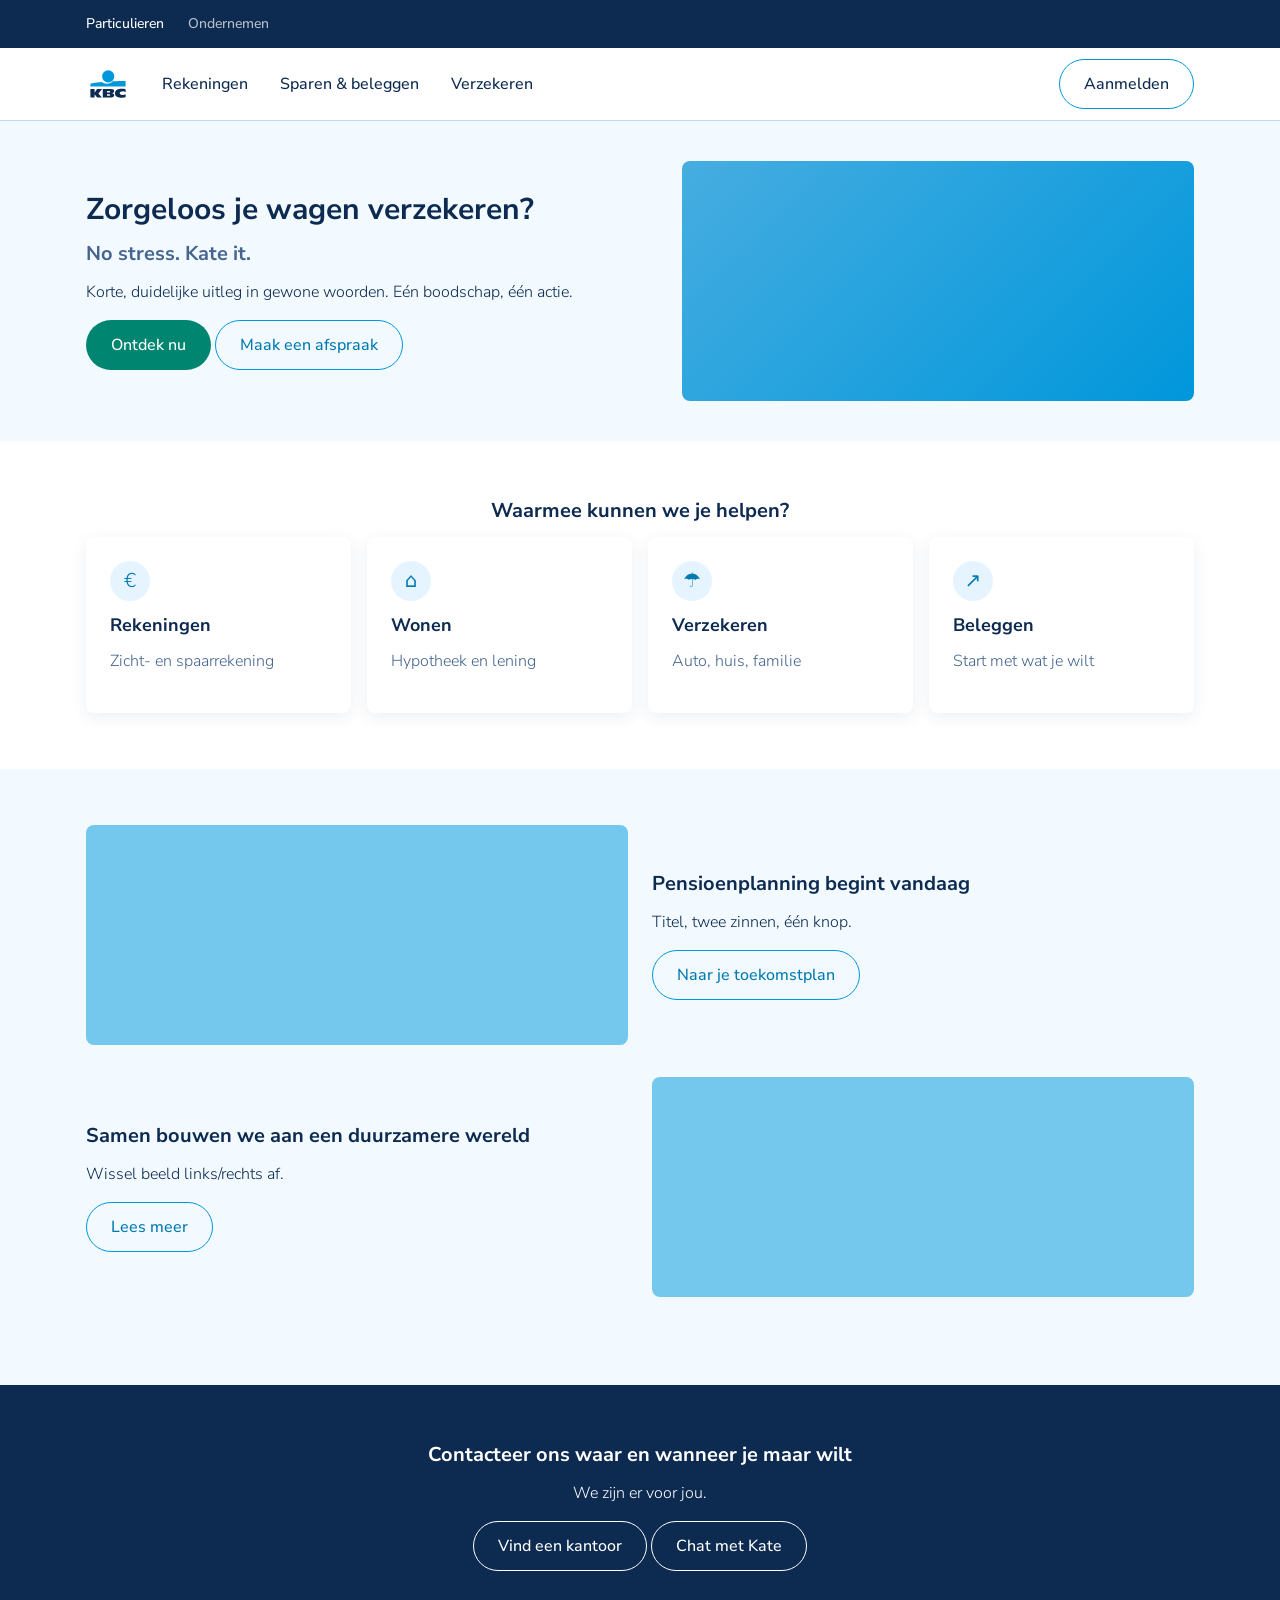
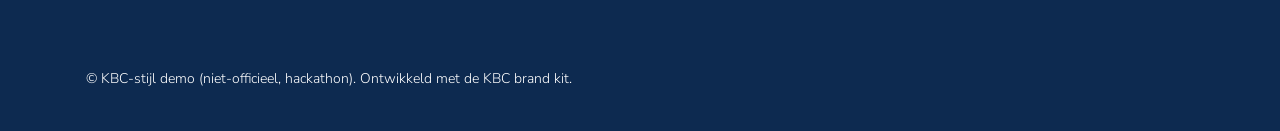
<file: starter/index.html>
<!doctype html>
<html lang="nl">
<head>
<meta charset="utf-8"><meta name="viewport" content="width=device-width,initial-scale=1">
<title>Project – in KBC-stijl</title>
<link rel="icon" href="../assets/logos/kbc-logo.svg">
<link href="https://fonts.googleapis.com/css2?family=Nunito+Sans:wght@300;500;700&display=swap" rel="stylesheet">
<link rel="stylesheet" href="../tokens/kbc-tokens.css">
<link rel="stylesheet" href="kbc.css">
</head>
<body>
<div class="topbar"><div class="container"><a class="active" href="#">Particulieren</a><a href="#">Ondernemen</a></div></div>
<header class="nav"><div class="container">
  <img src="../assets/logos/kbc-logo.svg" alt="KBC">
  <a href="#">Rekeningen</a><a href="#">Sparen &amp; beleggen</a><a href="#">Verzekeren</a><span class="spacer"></span>
  <a class="btn btn--secondary" href="#">Aanmelden</a>
</div></header>

<section class="hero"><div class="container">
  <div>
    <h1>Zorgeloos je wagen verzekeren?</h1>
    <h2 class="muted">No stress. Kate it.</h2>
    <p>Korte, duidelijke uitleg in gewone woorden. Eén boodschap, één actie.</p>
    <a class="btn btn--cta" href="#">Ontdek nu</a> <a class="btn btn--secondary" href="#">Maak een afspraak</a>
  </div>
  <div class="hero__img" role="img" aria-label="Sfeerbeeld"></div>
</div></section>

<section class="section"><div class="container">
  <h2 class="center">Waarmee kunnen we je helpen?</h2>
  <div class="grid">
    <a class="card" href="#"><div class="card__icon">€</div><h3>Rekeningen</h3><p class="muted">Zicht- en spaarrekening</p></a>
    <a class="card" href="#"><div class="card__icon">⌂</div><h3>Wonen</h3><p class="muted">Hypotheek en lening</p></a>
    <a class="card" href="#"><div class="card__icon">☂</div><h3>Verzekeren</h3><p class="muted">Auto, huis, familie</p></a>
    <a class="card" href="#"><div class="card__icon">↗</div><h3>Beleggen</h3><p class="muted">Start met wat je wilt</p></a>
  </div>
</div></section>

<section class="section section--tint"><div class="container">
  <div class="usp"><div class="usp__img"></div><div><h2>Pensioenplanning begint vandaag</h2><p>Titel, twee zinnen, één knop.</p><a class="btn btn--secondary" href="#">Naar je toekomstplan</a></div></div>
  <div class="usp usp--reverse"><div class="usp__img"></div><div><h2>Samen bouwen we aan een duurzamere wereld</h2><p>Wissel beeld links/rechts af.</p><a class="btn btn--secondary" href="#">Lees meer</a></div></div>
</div></section>

<section class="section section--navy"><div class="container center">
  <h2>Contacteer ons waar en wanneer je maar wilt</h2>
  <p>We zijn er voor jou.</p>
  <a class="btn btn--secondary" href="#">Vind een kantoor</a> <a class="btn btn--secondary" href="#">Chat met Kate</a>
</div></section>

<footer class="footer"><div class="container">© KBC-stijl demo (niet-officieel, hackathon). Ontwikkeld met de KBC brand kit.</div></footer>
</body></html>
</file>
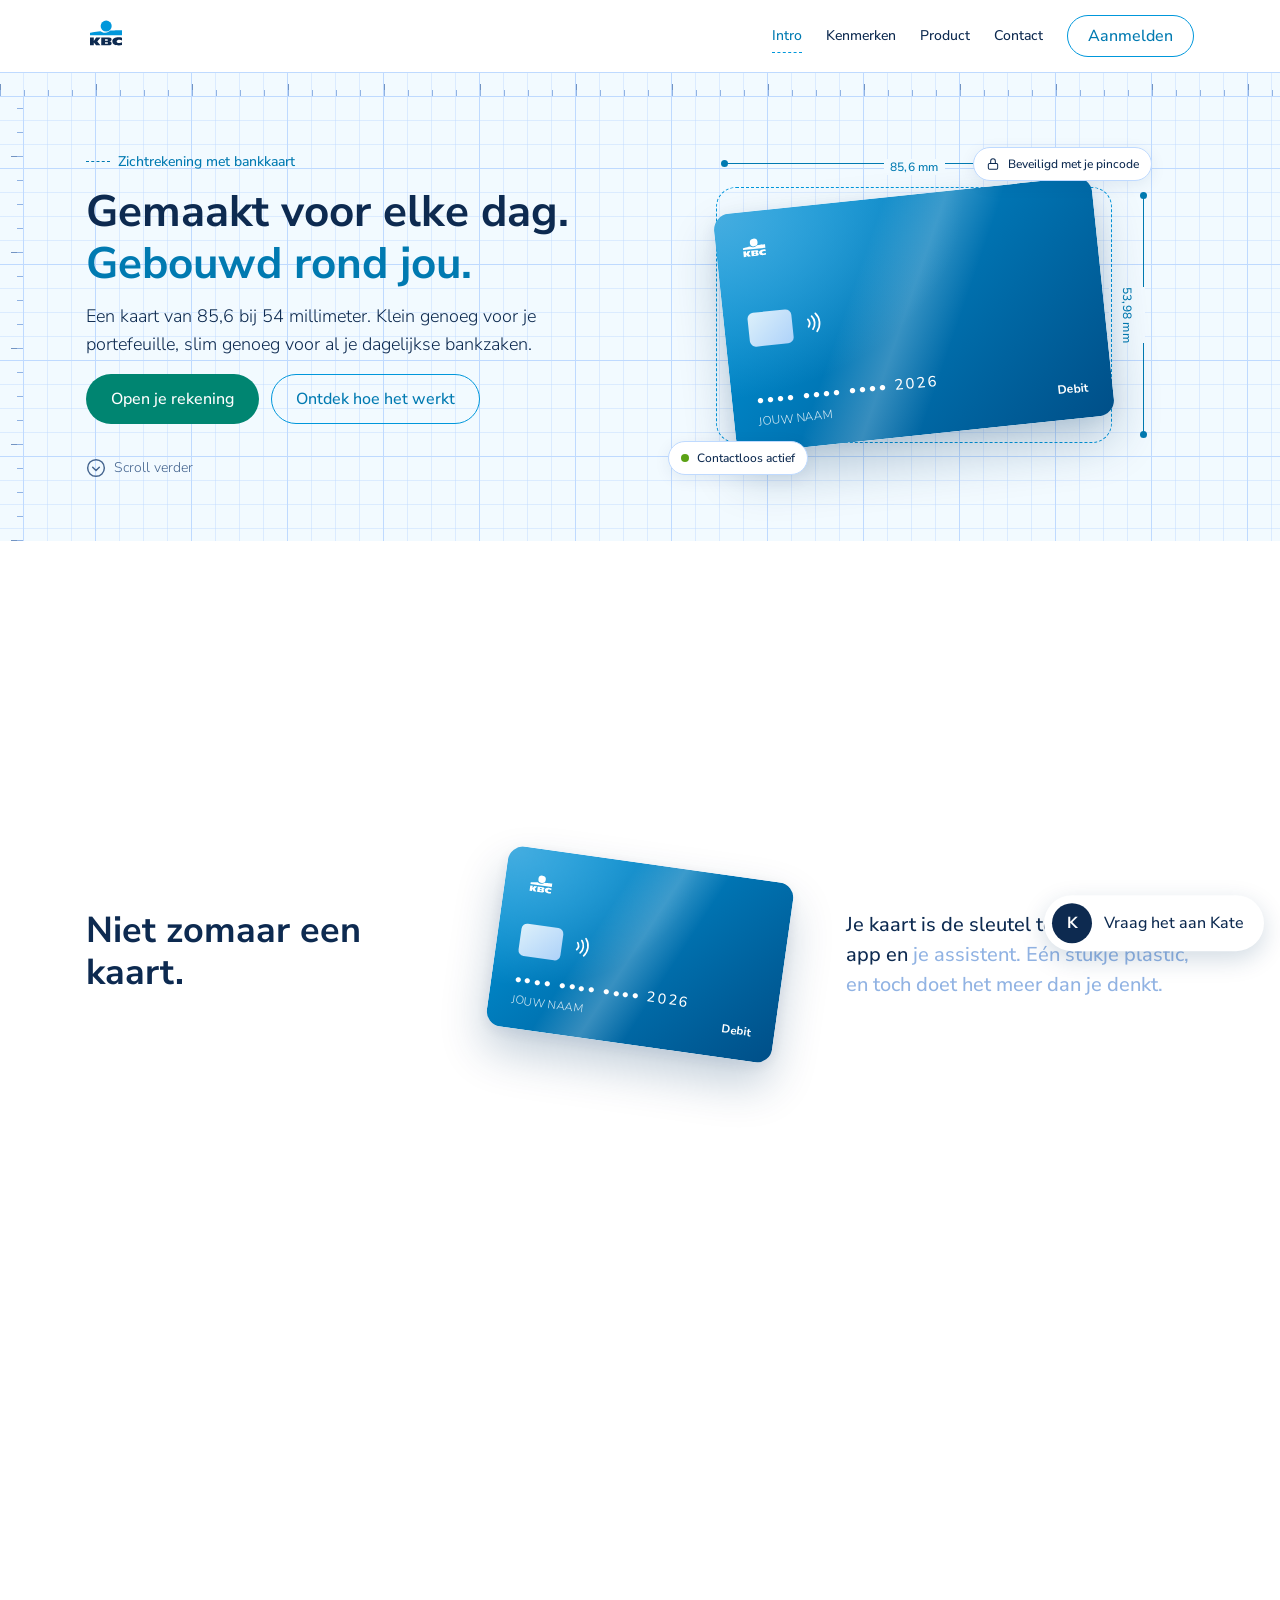
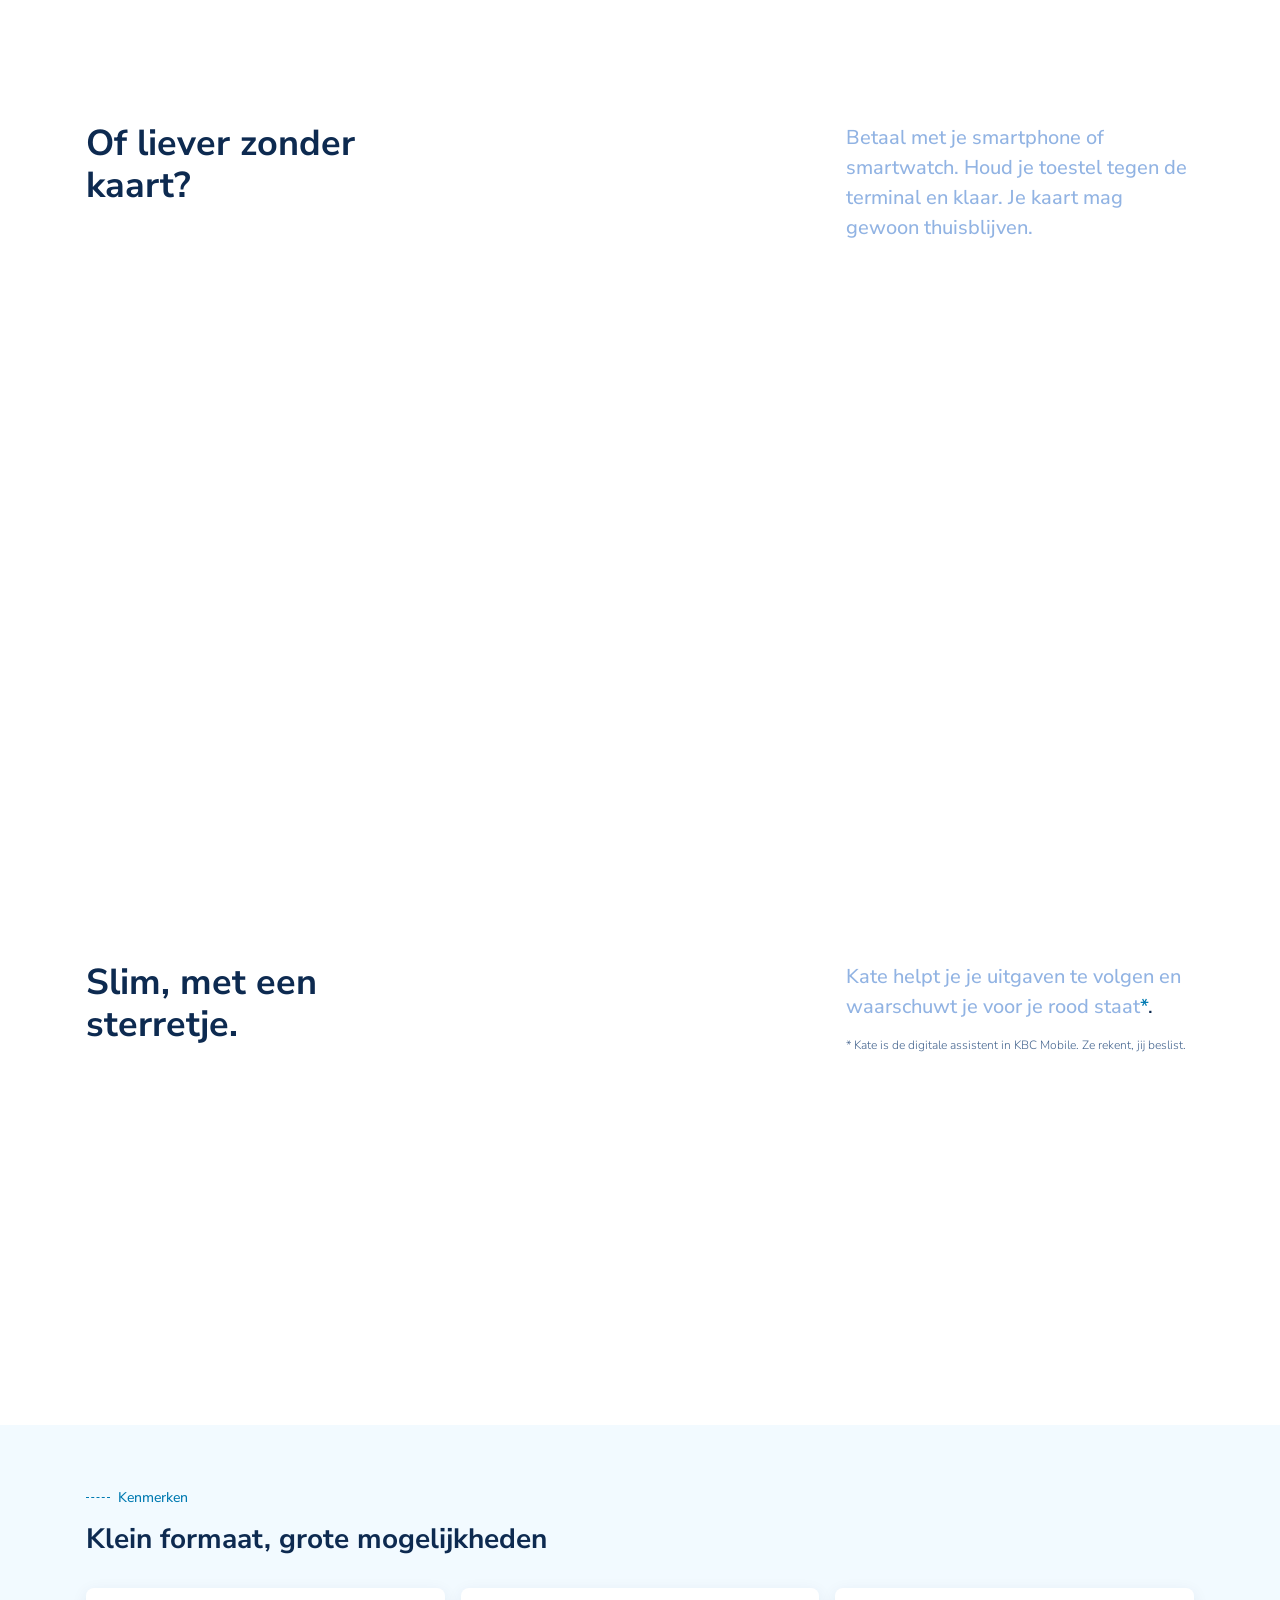
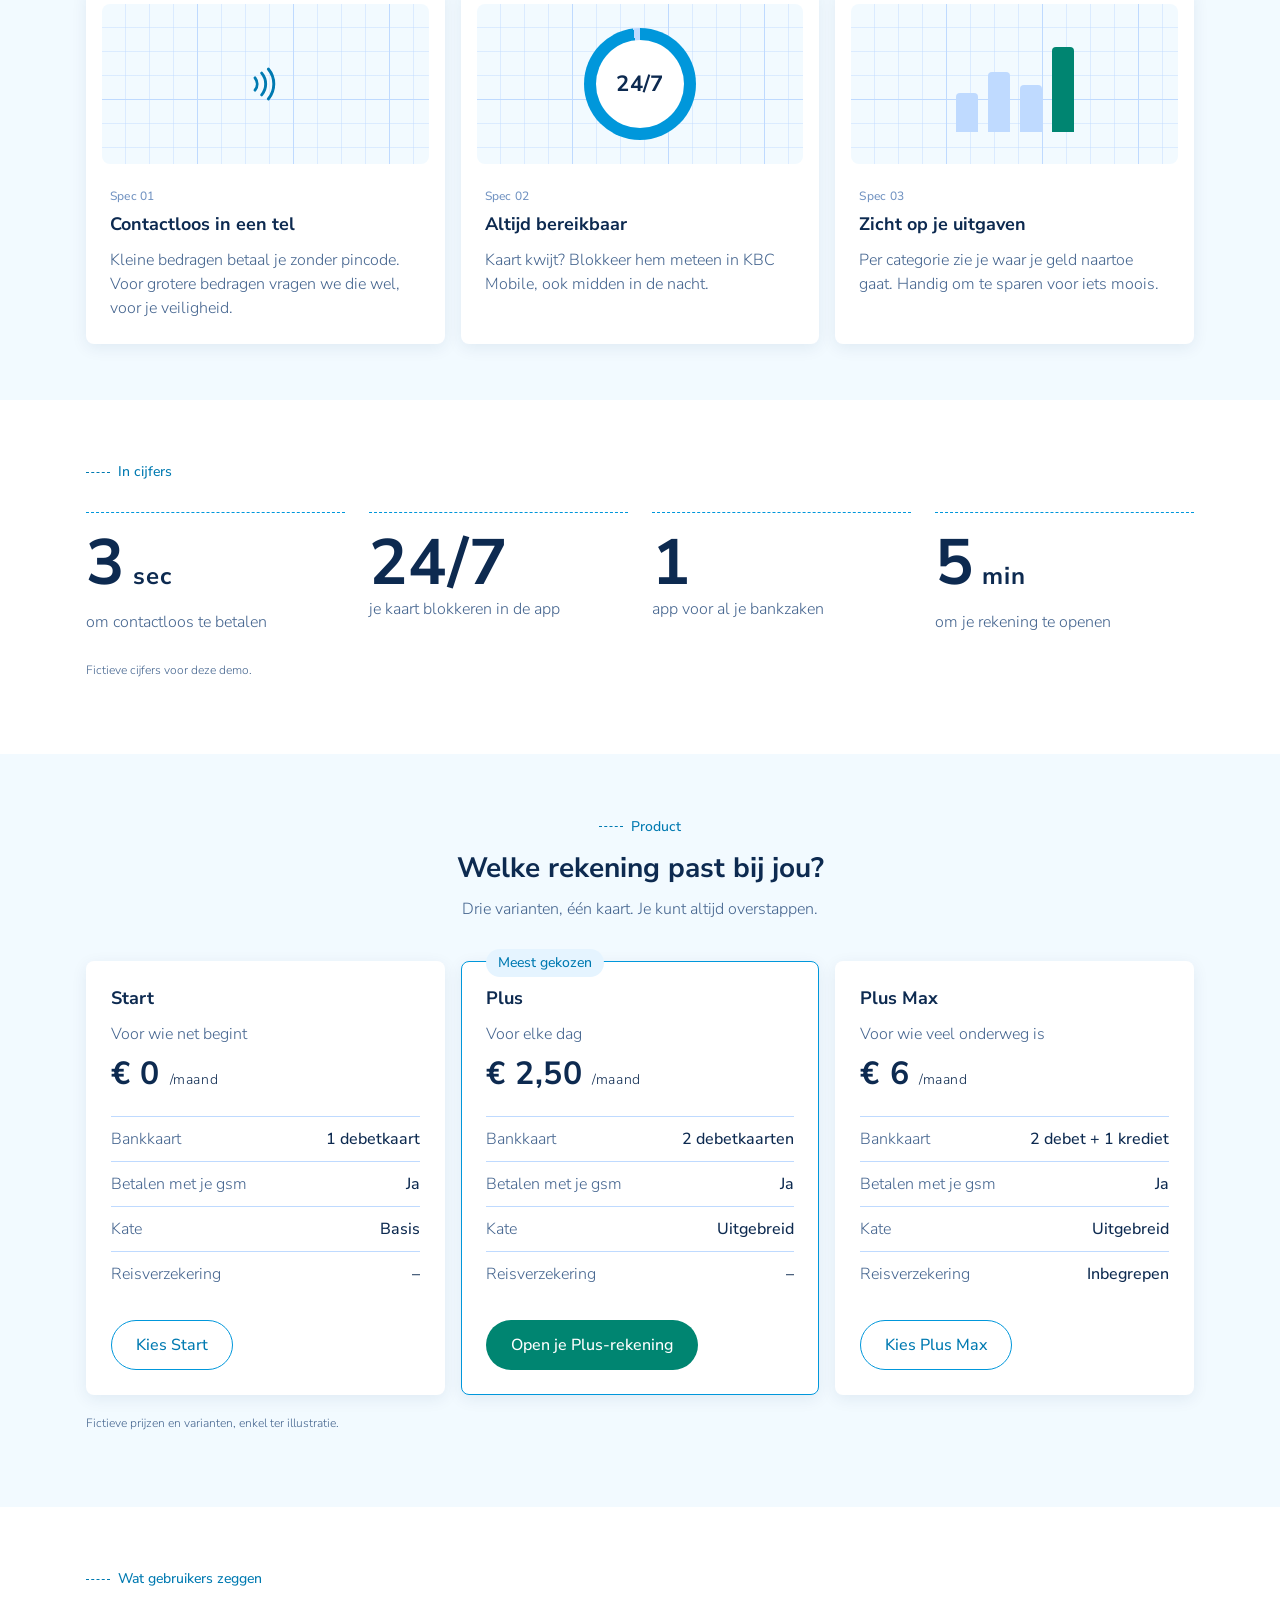
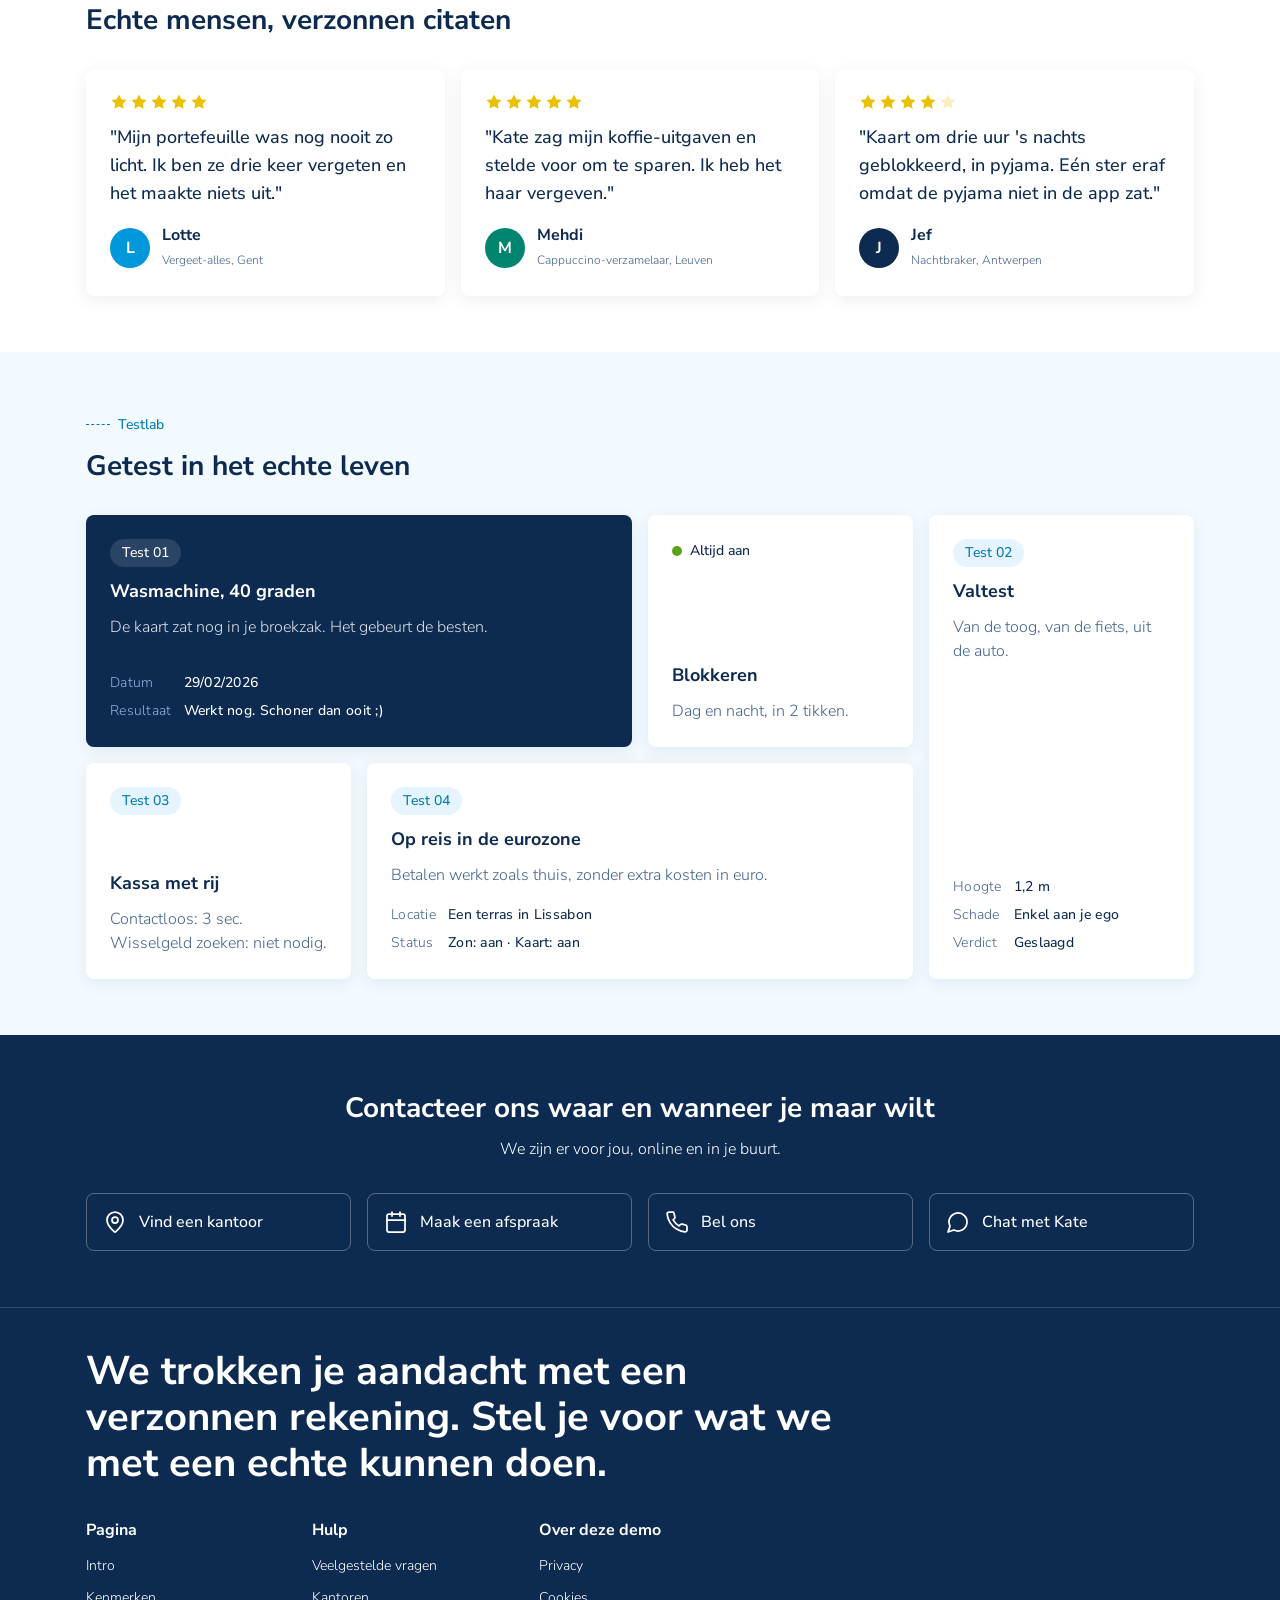
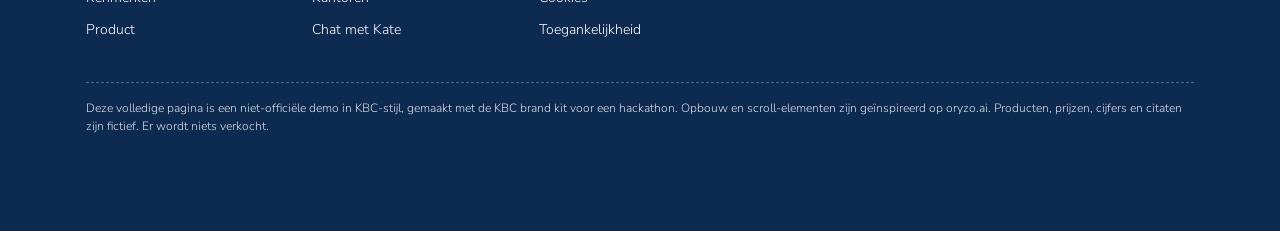
<file: examples/kaart-verhaal/index.html>
<!doctype html>
<html lang="nl">
<head>
<meta charset="utf-8"><meta name="viewport" content="width=device-width,initial-scale=1">
<title>Je kaart, opnieuw bekeken – KBC-stijl voorbeeld</title>
<meta name="description" content="Niet-officiële scroll-demo in KBC-stijl, met elementen geïnspireerd op oryzo.ai.">
<link rel="icon" href="[data-uri]">
<link href="https://fonts.googleapis.com/css2?family=Nunito+Sans:wght@300;500;700&display=swap" rel="stylesheet">
<!-- Zelfstandig: tokens (:root) en starter/kbc.css zijn hieronder ingevoegd, zodat dit ene bestand overal werkt. -->
<style>
/* Tokens (:root uit tokens/kbc-tokens.css) */
/* KBC design tokens - extracted from kbc.be (kdl-design-tokens). Themes: light (default), dark, high-contrast, private-banking. */
:root {
  --kdl-color-os-kate: rgb(85,199,223);
  --kdl-color-os-mobile: rgb(31,173,193);
  --kdl-color-os-live: rgb(29,165,148);
  --kdl-color-os-visit: rgb(83,135,197);
  --kdl-color-debit-card-private: rgb(0,151,219);
  --kdl-color-debit-card-business: rgb(13,42,80);
  --kdl-color-debit-card-bus-gradient-start: rgb(0,151,219);
  --kdl-color-debit-card-bus-gradient-end: rgb(0,79,136);
  --kdl-color-debit-card-bancontact: rgb(0,90,185);
  --kdl-color-credit-card-credit: rgb(0,55,103);
  --kdl-color-credit-card-prepaid: rgb(36,125,158);
  --kdl-color-credit-card-silver: rgb(116,118,123);
  --kdl-color-credit-card-gold: rgb(162,137,107);
  --kdl-color-credit-card-platinum: rgb(51,51,51);
  --kdl-color-credit-card-bus-gradient-start: rgb(0,55,103);
  --kdl-color-credit-card-bus-gradient-end: rgb(11,18,30);
  --kdl-color-credit-card-bus-prepaid: rgb(103,121,121);
  --kdl-color-credit-card-bus-essential: rgb(20,60,124);
  --kdl-color-credit-card-bus-extra: rgb(7,29,56);
  --kdl-color-credit-card-visa: rgb(103,121,121);
  --kdl-color-unique-battery-charged-blue: rgb(26,171,227);
  --kdl-color-unique-north-texas-green: rgb(0,144,54);
  --kdl-color-unique-ninja-turtle-green: rgb(88,171,39);
  --kdl-color-unique-dark-lemon-lime: rgb(138,206,24);
  --kdl-color-unique-vivid-lime-green: rgb(185,200,0);
  --kdl-color-unique-titanium-yellow: rgb(244,225,0);
  --kdl-color-unique-philippine-yellow: rgb(254,204,0);
  --kdl-color-unique-naruto-orange: rgb(242,148,0);
  --kdl-color-unique-cadmium-red: rgb(226,0,26);
  --kdl-color-primary-accent: rgb(0,151,219);
  --kdl-color-primary-accent-25: rgb(242,250,255);
  --kdl-color-primary-accent-100: rgb(229,244,255);
  --kdl-color-primary-accent-600: rgb(0,122,177);
  --kdl-color-primary-accent-gradient-base: rgb(70,173,224);
  --kdl-color-primary-main: rgb(13,42,80);
  --kdl-color-primary-main-25: rgb(239,246,255);
  --kdl-color-primary-main-100: rgb(191,218,255);
  --kdl-color-primary-main-150: rgb(145,179,227);
  --kdl-color-primary-main-200: rgb(115,148,194);
  --kdl-color-primary-main-300: rgb(69,101,143);
  --kdl-color-primary-main-600: rgb(2,30,67);
  --kdl-color-base-white: rgb(255,255,255);
  --kdl-color-base-night: rgb(13,42,80);
  --kdl-color-base-default: rgb(255,255,255);
  --kdl-color-secondary-01: rgb(0,133,113);
  --kdl-color-secondary-01-600: rgb(0,116,98);
  --kdl-color-secondary-02: rgb(233,193,0);
  --kdl-color-secondary-03: rgb(238,112,121);
  --kdl-color-tertiary-01: rgb(116,200,237);
  --kdl-color-tertiary-02: rgb(246,157,20);
  --kdl-color-tertiary-03: rgb(246,177,189);
  --kdl-color-tertiary-04: rgb(159,201,95);
  --kdl-color-tertiary-05: rgb(209,221,231);
  --kdl-color-tertiary-06: rgb(245,167,144);
  --kdl-color-background-default: rgb(255,255,255);
  --kdl-color-elevation-01: rgb(255,255,255);
  --kdl-color-elevation-02: rgb(255,255,255);
  --kdl-color-backdrop-default: rgba(69,101,143,0.5);
  --kdl-color-surface-100: rgb(242,250,255);
  --kdl-color-surface-element: rgb(242,250,255);
  --kdl-color-surface-background: rgb(242,242,242);
  --kdl-color-shadow-default: rgba(0,0,0,0.16);
  --kdl-color-overlay-200: rgba(13,42,80,0.24);
  --kdl-color-overlay-default: rgba(13,42,80,0.4);
  --kdl-color-overlay-fade: rgba(255,255,255,0.9);
  --kdl-color-overlay-white: rgba(255,255,255,0.6);
  --kdl-color-env-private: rgb(0,151,219);
  --kdl-color-env-business: rgb(13,42,80);
  --kdl-color-sustainability-green: rgb(29,185,85);
  --kdl-color-sustainability-green-25: rgb(240,255,242);
  --kdl-color-sustainability-green-600: rgb(0,144,61);
  --kdl-color-system-info-25: rgb(239,246,255);
  --kdl-color-system-info-300: rgb(69,101,143);
  --kdl-color-system-info: rgb(13,42,80);
  --kdl-color-system-info-600: rgb(2,30,67);
  --kdl-color-system-success-25: rgb(238,255,228);
  --kdl-color-system-success-300: rgb(140,214,86);
  --kdl-color-system-success: rgb(91,162,21);
  --kdl-color-system-success-600: rgb(71,132,0);
  --kdl-color-system-warning-25: rgb(255,247,241);
  --kdl-color-system-warning-300: rgb(255,166,99);
  --kdl-color-system-warning: rgb(220,117,7);
  --kdl-color-system-warning-600: rgb(179,93,0);
  --kdl-color-system-error-25: rgb(255,246,245);
  --kdl-color-system-error-300: rgb(235,85,82);
  --kdl-color-system-error: rgb(214,64,64);
  --kdl-color-system-error-600: rgb(185,32,40);
  --kdl-color-category-10: rgb(120,151,181);
  --kdl-color-category-11: rgb(72,147,204);
  --kdl-color-category-12: rgb(226,0,26);
  --kdl-color-category-13: rgb(200,131,4);
  --kdl-color-category-14: rgb(118,161,54);
  --kdl-color-category-15: rgb(173,144,0);
  --kdl-color-category-16: rgb(140,151,140);
  --kdl-color-category-17: rgb(140,151,140);
  --kdl-color-category-18: rgb(140,151,140);
  --kdl-color-category-19: rgb(91,159,159);
  --kdl-color-category-20: rgb(0,144,55);
  --kdl-color-category-01: rgb(0,151,219);
  --kdl-color-category-02: rgb(210,131,8);
  --kdl-color-category-03: rgb(240,107,66);
  --kdl-color-category-04: rgb(124,69,182);
  --kdl-color-category-05: rgb(131,138,146);
  --kdl-color-category-06: rgb(127,78,6);
  --kdl-color-category-07: rgb(0,153,133);
  --kdl-color-category-08: rgb(238,104,128);
  --kdl-color-category-09: rgb(1,92,166);
  --kdl-color-func-private: var(--kdl-color-primary-accent);
  --kdl-color-func-business: var(--kdl-color-primary-main);
  --kdl-color-func-text: var(--kdl-color-primary-main);
  --kdl-color-func-text-light: var(--kdl-color-primary-main-300);
  --kdl-color-func-text-disabled: var(--kdl-color-primary-main-200);
  --kdl-color-func-text-dark-disabled: var(--kdl-color-primary-main-300);
  --kdl-color-func-divider: var(--kdl-color-primary-main-100);
  --kdl-color-func-border: var(--kdl-color-primary-main-100);
  --kdl-color-func-border-disabled: var(--kdl-color-primary-main-100);
  --kdl-color-func-background-dashboard: var(--kdl-color-primary-accent-25);
  --kdl-color-func-backdrop: var(--kdl-color-backdrop-default);
  --kdl-color-func-backdrop-dark: var(--kdl-color-backdrop-default);
  --kdl-color-func-chart-01: var(--kdl-color-secondary-01);
  --kdl-color-func-chart-02: var(--kdl-color-secondary-02);
  --kdl-color-func-chart-03: var(--kdl-color-secondary-03);
  --kdl-color-func-chart-04: var(--kdl-color-primary-main);
  --kdl-color-func-chart-05: var(--kdl-color-tertiary-01);
  --kdl-color-func-chart-06: var(--kdl-color-tertiary-02);
  --kdl-color-func-chart-07: var(--kdl-color-tertiary-03);
  --kdl-color-func-chart-08: var(--kdl-color-tertiary-04);
  --kdl-color-func-chart-09: var(--kdl-color-tertiary-05);
  --kdl-color-func-chart-10: var(--kdl-color-tertiary-06);
  --kdl-color-func-score-fld-a-plus: var(--kdl-color-unique-north-texas-green);
  --kdl-color-func-score-fld-a: var(--kdl-color-unique-ninja-turtle-green);
  --kdl-color-func-score-fld-b: var(--kdl-color-unique-dark-lemon-lime);
  --kdl-color-func-score-fld-c: var(--kdl-color-unique-titanium-yellow);
  --kdl-color-func-score-fld-d: var(--kdl-color-unique-philippine-yellow);
  --kdl-color-func-score-fld-e: var(--kdl-color-unique-naruto-orange);
  --kdl-color-func-score-fld-f: var(--kdl-color-unique-cadmium-red);
  --kdl-color-func-score-bxl-a: var(--kdl-color-unique-north-texas-green);
  --kdl-color-func-score-bxl-b: var(--kdl-color-unique-ninja-turtle-green);
  --kdl-color-func-score-bxl-c: var(--kdl-color-unique-dark-lemon-lime);
  --kdl-color-func-score-bxl-d: var(--kdl-color-unique-titanium-yellow);
  --kdl-color-func-score-bxl-e: var(--kdl-color-unique-philippine-yellow);
  --kdl-color-func-score-bxl-f: var(--kdl-color-unique-naruto-orange);
  --kdl-color-func-score-bxl-g: var(--kdl-color-unique-cadmium-red);
  --kdl-color-func-score-wln-a-plus-plus: var(--kdl-color-unique-battery-charged-blue);
  --kdl-color-func-score-wln-a-plus: var(--kdl-color-unique-north-texas-green);
  --kdl-color-func-score-wln-a: var(--kdl-color-unique-ninja-turtle-green);
  --kdl-color-func-score-wln-b: var(--kdl-color-unique-dark-lemon-lime);
  --kdl-color-func-score-wln-c: var(--kdl-color-unique-vivid-lime-green);
  --kdl-color-func-score-wln-d: var(--kdl-color-unique-titanium-yellow);
  --kdl-color-func-score-wln-e: var(--kdl-color-unique-philippine-yellow);
  --kdl-color-func-score-wln-f: var(--kdl-color-unique-naruto-orange);
  --kdl-color-func-score-wln-g: var(--kdl-color-unique-cadmium-red);
}

/* starter/kbc.css */
/* KBC-style starter components. Requires ../tokens/kbc-tokens.css */
:root{--kbc-radius:8px;--kbc-shadow:0 4px 16px rgba(0,54,101,.08);--kbc-shadow-hover:0 4px 16px rgba(0,54,101,.16);--kbc-max:1140px}
*{box-sizing:border-box}
body{margin:0;font-family:"MuseoSans","Nunito Sans",system-ui,sans-serif;font-weight:300;font-size:16px;line-height:24px;color:var(--kdl-color-primary-main);background:var(--kdl-color-background-default)}
h1,h2,h3,h4{font-weight:700;margin:0 0 12px;overflow-wrap:break-word;hyphens:auto}
h1{font-size:24px;line-height:28px}h2{font-size:20px;line-height:28px}h3{font-size:18px;line-height:24px}h4{font-size:16px;line-height:24px}
@media(min-width:768px){h1{font-size:30px;line-height:36px}}
p{margin:0 0 16px}
a{color:var(--kdl-color-primary-accent-600)}
:focus-visible{outline:1px dashed var(--kdl-color-primary-accent);outline-offset:4px}
.container{max-width:var(--kbc-max);margin:0 auto;padding:0 16px}
.section{padding:32px 0}@media(min-width:768px){.section{padding:56px 0}}
.section--tint{background:var(--kdl-color-surface-100)}
.section--navy{background:var(--kdl-color-primary-main);color:#fff}
.center{text-align:center}

/* Header */
.topbar{background:var(--kdl-color-primary-main);color:#fff;font-size:14px;font-weight:500}
.topbar .container{display:flex;gap:24px;height:48px;align-items:center}
.topbar a{color:#fff;text-decoration:none;opacity:.7}.topbar a.active,.topbar a:hover{opacity:1}
.nav{border-bottom:1px solid var(--kdl-color-primary-main-100);background:#fff}
.nav .container{display:flex;align-items:center;gap:32px;min-height:72px}
.nav img{height:44px}
.nav a{color:var(--kdl-color-primary-main);text-decoration:none;font-weight:500}
.nav a:hover{color:var(--kdl-color-primary-accent-600)}
.nav .spacer{flex:1}

/* Buttons */
.btn{display:inline-flex;align-items:center;gap:8px;padding:12px 24px;border-radius:100px;border:1px solid transparent;font-family:inherit;font-size:16px;line-height:24px;font-weight:500;text-decoration:none;cursor:pointer;transition:background .15s,color .15s}
.btn--cta{background:var(--kdl-color-secondary-01);color:#fff}.btn--cta:hover{background:var(--kdl-color-secondary-01-600)}
.btn--secondary{background:transparent;border-color:var(--kdl-color-primary-accent);color:var(--kdl-color-primary-accent-600)}
.btn--secondary:hover{background:var(--kdl-color-primary-accent);color:#fff}
.btn--neutral{background:#F2F2F2;color:var(--kdl-color-primary-accent-600)}
.btn:disabled,.btn--disabled{background:var(--kdl-color-surface-100);color:var(--kdl-color-primary-main-200);cursor:not-allowed;border-color:transparent}
.section--navy .btn--secondary{border-color:#fff;color:#fff}.section--navy .btn--secondary:hover{background:#fff;color:var(--kdl-color-primary-main)}

/* Hero */
.hero{background:var(--kdl-color-primary-accent-25);padding:40px 0}
.hero .container{display:grid;gap:32px;align-items:center}
@media(min-width:768px){.hero .container{grid-template-columns:1.1fr 1fr}}
.hero__img{border-radius:var(--kbc-radius);min-height:240px;background:linear-gradient(135deg,var(--kdl-color-primary-accent-gradient-base),var(--kdl-color-primary-accent));width:100%}
.hero--business{background:var(--kdl-color-primary-main);color:#fff}
.hero--business .btn--secondary{border-color:#fff;color:#fff}

/* Cards / tiles */
.grid{display:grid;gap:16px;grid-template-columns:repeat(auto-fill,minmax(220px,1fr))}
.card{background:#fff;border-radius:var(--kbc-radius);box-shadow:var(--kbc-shadow);padding:24px;transition:box-shadow .15s}
a.card{display:block;color:inherit;text-decoration:none}a.card:hover,.card--hover:hover{box-shadow:var(--kbc-shadow-hover)}
.card__icon{width:40px;height:40px;border-radius:50%;background:var(--kdl-color-primary-accent-100);color:var(--kdl-color-primary-accent-600);display:grid;place-items:center;margin-bottom:12px;font-size:20px}

/* USP: image + text */
.usp{display:grid;gap:24px;align-items:center;margin-bottom:32px}
@media(min-width:768px){.usp{grid-template-columns:1fr 1fr}.usp--reverse>:first-child{order:2}}
.usp__img{border-radius:var(--kbc-radius);min-height:220px;background:var(--kdl-color-tertiary-01)}

/* Status banners */
.alert{padding:12px 16px;border-radius:var(--kbc-radius);border-left:4px solid;margin-bottom:12px}
.alert--info{background:var(--kdl-color-system-info-25);border-color:var(--kdl-color-system-info)}
.alert--success{background:var(--kdl-color-system-success-25);border-color:var(--kdl-color-system-success)}
.alert--warning{background:var(--kdl-color-system-warning-25);border-color:var(--kdl-color-system-warning)}
.alert--error{background:var(--kdl-color-system-error-25);border-color:var(--kdl-color-system-error)}

/* Forms */
label{display:block;font-weight:500;margin-bottom:4px}
input,select,textarea{width:100%;padding:12px 16px;border:1px solid var(--kdl-color-primary-main-100);border-radius:var(--kbc-radius);font:inherit;color:inherit;background:#fff}
input:focus,select:focus,textarea:focus{outline:2px solid var(--kdl-color-primary-accent);border-color:var(--kdl-color-primary-accent)}
.field{margin-bottom:16px}.field--error input{border-color:var(--kdl-color-system-error)}.field__msg{color:var(--kdl-color-system-error-600);font-size:14px}

/* Misc */
.tag{display:inline-block;padding:2px 12px;border-radius:100px;background:var(--kdl-color-primary-accent-100);color:var(--kdl-color-primary-accent-600);font-size:14px;font-weight:500}
.muted{color:var(--kdl-color-primary-main-300)}.small{font-size:12px}
.footer{background:var(--kdl-color-primary-main);color:#fff;padding:40px 0;font-size:14px}.footer a{color:#fff}

/* ---- Paginastijl: layout en animatie, kleuren enkel via tokens ---- */
:root{--grid-line:var(--kdl-color-primary-main-100);--ink:var(--kdl-color-primary-main);--accent:var(--kdl-color-primary-accent)}
html{scroll-behavior:smooth}
.icon{width:24px;height:24px;stroke:currentColor;fill:none;stroke-width:1.75;stroke-linecap:round;stroke-linejoin:round;flex:none}
.skip{position:absolute;left:-9999px}.skip:focus{left:16px;top:8px;background:#fff;padding:8px 16px;z-index:50}
.eyebrow{display:inline-flex;align-items:center;gap:8px;font-size:14px;font-weight:500;color:var(--kdl-color-primary-accent-600);margin-bottom:12px}
.eyebrow::before{content:"";width:24px;border-top:1px dashed currentColor}
.mono{font-variant-numeric:tabular-nums;letter-spacing:.02em}

/* Header: sticky, actieve link met gestippelde onderlijn (zoals de KBC-focusstijl) */
.bar{position:sticky;top:0;z-index:20;background:rgba(255,255,255,.88);backdrop-filter:blur(8px);border-bottom:1px solid var(--grid-line)}
.bar .container{display:flex;align-items:center;gap:24px;min-height:72px}
.bar img{height:40px}
.bar nav{display:none;gap:24px;margin-left:auto}
@media(min-width:768px){.bar nav{display:flex}}
.bar nav a{color:var(--ink);text-decoration:none;font-weight:500;font-size:14px;padding:4px 0;border-bottom:1px dashed transparent}
.bar nav a.is-active{border-bottom-color:var(--accent);color:var(--kdl-color-primary-accent-600)}
.bar .btn{margin-left:auto;padding:8px 20px}@media(min-width:768px){.bar .btn{margin-left:0}}
/* Rollende letters bij hover */
.roll{display:inline-block;overflow:hidden;height:24px;line-height:24px;vertical-align:bottom}
.roll span{display:block;transition:transform .3s cubic-bezier(.2,.7,.2,1)}
a:hover .roll span,.roll:hover span{transform:translateY(-24px)}

/* Blauwdrukraster met liniaal */
.blueprint{position:relative;background-color:var(--kdl-color-primary-accent-25);
  background-image:linear-gradient(var(--grid-line) 1px,transparent 1px),linear-gradient(90deg,var(--grid-line) 1px,transparent 1px),
  linear-gradient(rgba(191,218,255,.45) 1px,transparent 1px),linear-gradient(90deg,rgba(191,218,255,.45) 1px,transparent 1px);
  background-size:96px 96px,96px 96px,24px 24px,24px 24px;background-position:-1px -1px}
.ruler{position:absolute;left:0;right:0;top:0;height:24px;border-bottom:1px solid var(--grid-line);background:
  repeating-linear-gradient(90deg,var(--kdl-color-primary-main-150) 0 1px,transparent 1px 24px) bottom/100% 6px no-repeat,
  repeating-linear-gradient(90deg,var(--kdl-color-primary-main-200) 0 1px,transparent 1px 96px) bottom/100% 12px no-repeat;
  font-size:10px;color:var(--kdl-color-primary-main-200)}
.ruler--v{top:24px;bottom:0;left:0;right:auto;width:24px;height:auto;border-bottom:0;border-right:1px solid var(--grid-line);background:
  repeating-linear-gradient(0deg,var(--kdl-color-primary-main-150) 0 1px,transparent 1px 24px) right/6px 100% no-repeat,
  repeating-linear-gradient(0deg,var(--kdl-color-primary-main-200) 0 1px,transparent 1px 96px) right/12px 100% no-repeat}

/* Hero */
.hero2{padding:72px 0 56px;overflow:hidden}
.hero2 .container{display:grid;gap:40px;align-items:center;position:relative}
@media(min-width:992px){.hero2 .container{grid-template-columns:1fr 1.1fr}}
.hero2 h1{font-size:32px;line-height:38px}
@media(min-width:768px){.hero2 h1{font-size:44px;line-height:52px}}
.hero2 h1 em{font-style:normal;color:var(--kdl-color-primary-accent-600)}
.hero2 p{font-size:18px;line-height:28px;max-width:480px}
.hero2 .actions{display:flex;flex-wrap:wrap;gap:12px}
.scroll-hint{display:inline-flex;align-items:center;gap:8px;margin-top:32px;font-size:14px;color:var(--kdl-color-primary-main-300);text-decoration:none}
.scroll-hint .icon{width:20px;height:20px;animation:bob 1.8s ease-in-out infinite}
@keyframes bob{50%{transform:translateY(4px)}}

/* De kaart + maatlijnen */
.stage{position:relative;display:grid;place-items:center;min-height:340px}
.measure{position:relative;padding:40px 48px}
.kaart{position:relative;width:min(calc(100vw - 128px),380px);aspect-ratio:85.6/53.98;border-radius:16px;color:#fff;padding:22px 24px;
  background:radial-gradient(120% 140% at 0% 0%,var(--kdl-color-primary-accent-gradient-base),transparent 55%),
  linear-gradient(135deg,var(--kdl-color-debit-card-bus-gradient-start),var(--kdl-color-debit-card-bus-gradient-end));
  box-shadow:0 24px 48px rgba(0,54,101,.24),var(--kbc-shadow);transform:rotate(-6deg);transition:transform .6s cubic-bezier(.2,.7,.2,1)}
.kaart::after{content:"";position:absolute;inset:0;border-radius:inherit;background:linear-gradient(115deg,transparent 35%,rgba(255,255,255,.22) 48%,transparent 60%);pointer-events:none}
.kaart__logo{height:28px;filter:brightness(0) invert(1)}
.kaart__chip{position:absolute;left:24px;top:42%;width:44px;height:34px;border-radius:6px;background:linear-gradient(135deg,#F2FAFF,#BFDAFF);opacity:.9}
.kaart__nfc{position:absolute;left:78px;top:44%;width:24px;height:24px;color:#fff}
.kaart__num{position:absolute;left:24px;bottom:40px;font-size:15px;letter-spacing:.14em;font-weight:500}
.kaart__name{position:absolute;left:24px;bottom:18px;font-size:12px;opacity:.85}
.kaart__brand{position:absolute;right:24px;bottom:18px;font-size:12px;font-weight:700}
/* maatlijnen, stippellijn-kader en handvatten */
.dim{position:absolute;color:var(--kdl-color-primary-accent-600);font-size:12px;font-weight:500}
.dim--w{left:48px;right:48px;top:8px;border-top:1px solid currentColor;text-align:center}
.dim--w span,.dim--h span{background:var(--kdl-color-primary-accent-25);padding:0 6px;position:relative;top:-9px}
.dim--h{top:40px;bottom:40px;right:8px;border-right:1px solid currentColor;display:flex;align-items:center}
.dim--h span{top:0;right:-2px;writing-mode:vertical-rl}
.dim--w::before,.dim--w::after,.dim--h::before,.dim--h::after{content:"";position:absolute;width:7px;height:7px;border-radius:50%;background:currentColor}
.dim--w::before{left:-3px;top:-4px}.dim--w::after{right:-3px;top:-4px}
.dim--h::before{top:-3px;right:-4px}.dim--h::after{bottom:-3px;right:-4px}
.frame{position:absolute;inset:32px 40px;border:1px dashed var(--accent);border-radius:20px;pointer-events:none}
.label-pin{position:absolute;display:flex;align-items:center;gap:8px;font-size:12px;font-weight:500;background:#fff;border:1px solid var(--grid-line);border-radius:100px;padding:4px 12px;box-shadow:var(--kbc-shadow);white-space:nowrap}
.label-pin i{width:8px;height:8px;border-radius:50%;background:var(--kdl-color-system-success)}
.label-pin--a{left:-8px;bottom:0}.label-pin--b{right:0;top:-8px}
@media(max-width:575px){.label-pin--b{display:none}}

/* Scrollverhaal: kaart blijft staan, tekst licht woord per woord op */
.story{position:relative}
.story__grid{display:grid;gap:0}
@media(min-width:992px){.story__grid{grid-template-columns:1fr 1fr 1fr}}
.story__sticky{display:none}
@media(min-width:992px){.story__sticky{display:grid;place-items:center;position:sticky;top:72px;height:calc(100vh - 72px);grid-column:2;grid-row:1/span 3}}
.story__sticky .kaart{width:300px;transform:rotate(var(--rot,0deg)) scale(var(--sc,1))}
.step{min-height:auto;padding:48px 0;display:grid;align-content:center;gap:16px}
@media(min-width:992px){.step{min-height:calc(100vh - 72px);grid-column:1/span 3;grid-template-columns:1fr 1fr 1fr;gap:32px;padding:0}
  .step h2{grid-column:1}.step .reveal-text{grid-column:3}
  .step[data-step="0"]{grid-row:1}.step[data-step="1"]{grid-row:2}.step[data-step="2"]{grid-row:3}}
.step h2{font-size:28px;line-height:34px;margin:0}
@media(min-width:768px){.step h2{font-size:36px;line-height:42px}}
.reveal-text{font-size:20px;line-height:30px;font-weight:500;margin:0}
.reveal-text .w{color:var(--kdl-color-primary-main-150);transition:color .25s}
.reveal-text .w.on{color:var(--ink)}
.reveal-text .fn{color:var(--kdl-color-primary-accent-600)}
.footnote{font-size:12px;color:var(--kdl-color-primary-main-300);display:block;margin-top:8px;font-weight:300}

/* Spec-kaarten met mini-visualisatie */
.specs{display:grid;gap:16px}
@media(min-width:768px){.specs{grid-template-columns:repeat(3,1fr)}}
.spec{display:flex;flex-direction:column}
.spec__viz{height:160px;border-radius:var(--kbc-radius);margin:-8px -8px 20px;display:grid;place-items:center;position:relative;overflow:hidden}
.spec__no{font-size:12px;font-weight:500;color:var(--kdl-color-primary-main-200);margin-bottom:4px}
.spec p{margin:0}
.waves circle{fill:none;stroke:var(--accent);stroke-width:1.5;transform-origin:center;animation:wave 2.4s ease-out infinite;opacity:0}
.waves circle:nth-child(2){animation-delay:.8s}.waves circle:nth-child(3){animation-delay:1.6s}
@keyframes wave{0%{transform:scale(.3);opacity:1}100%{transform:scale(1);opacity:0}}
.dial{width:112px;height:112px;border-radius:50%;background:conic-gradient(var(--accent) var(--p,0%),var(--grid-line) 0);display:grid;place-items:center;transition:--p 1s}
.dial::before{content:"";position:absolute;width:88px;height:88px;border-radius:50%;background:#fff}
.dial b{position:relative;font-size:22px}
.bars{display:flex;align-items:flex-end;gap:10px;height:96px}
.bars span{width:22px;border-radius:4px 4px 0 0;background:var(--grid-line);height:var(--h);transform-origin:bottom;transform:scaleY(0);transition:transform .8s cubic-bezier(.2,.7,.2,1)}
.bars span:last-child{background:var(--kdl-color-secondary-01)}
.in .bars span{transform:scaleY(1)}
.in .bars span:nth-child(2){transition-delay:.1s}.in .bars span:nth-child(3){transition-delay:.2s}.in .bars span:nth-child(4){transition-delay:.3s}

/* Grote cijfers */
.stats{display:grid;gap:24px;grid-template-columns:repeat(2,1fr)}
@media(min-width:992px){.stats{grid-template-columns:repeat(4,1fr)}}
.stat{border-top:1px dashed var(--accent);padding-top:16px}
.stat b{display:block;font-size:48px;line-height:52px;font-weight:700;color:var(--ink)}
@media(min-width:768px){.stat b{font-size:64px;line-height:68px}}
.stat b small{font-size:24px}

/* Vergelijkingstabel */
.plans{display:grid;gap:16px}
@media(min-width:992px){.plans{grid-template-columns:repeat(3,1fr);align-items:stretch}}
.plan{display:flex;flex-direction:column;border:1px solid transparent}
.plan--pick{border-color:var(--accent);position:relative}
.plan--pick .tag{position:absolute;top:-13px;left:24px}
.plan__price{font-size:32px;line-height:40px;font-weight:700;margin:8px 0 0}
.plan__price small{font-size:14px;font-weight:300}
.plan dl{margin:16px 0 24px;flex:1}
.plan dl div{display:flex;justify-content:space-between;gap:16px;padding:10px 0;border-top:1px solid var(--grid-line)}
.plan dt{color:var(--kdl-color-primary-main-300)}.plan dd{margin:0;font-weight:500;text-align:right}
.plan .btn{align-self:flex-start}

/* Reviews */
.reviews{display:grid;gap:16px}
@media(min-width:768px){.reviews{grid-template-columns:repeat(2,1fr)}}
@media(min-width:1200px){.reviews{grid-template-columns:repeat(3,1fr)}}
.review{margin:0}
.review blockquote{margin:12px 0 16px;font-size:18px;line-height:28px;font-weight:500}
.review footer{display:flex;align-items:center;gap:12px}
.avatar{width:40px;height:40px;border-radius:50%;display:grid;place-items:center;font-weight:700;color:#fff;background:var(--c,var(--accent))}
.stars{display:flex;gap:2px;color:var(--kdl-color-secondary-02)}
.stars .icon{width:18px;height:18px;fill:currentColor;stroke:none}

/* Bento-testlog */
.bento{display:grid;gap:16px}
@media(min-width:768px){.bento{grid-template-columns:repeat(4,1fr);grid-auto-rows:minmax(180px,auto)}
  .b-wide{grid-column:span 2}.b-tall{grid-row:span 2}}
.bento .tag{align-self:flex-start}
.bento .card{display:flex;flex-direction:column;justify-content:space-between;gap:16px}
.log{display:grid;grid-template-columns:auto 1fr;gap:4px 12px;font-size:14px;margin:0}
.log dt{color:var(--kdl-color-primary-main-300)}.log dd{margin:0;font-weight:500}
.b-navy{background:var(--ink);color:#fff}.b-navy .log dt{color:var(--kdl-color-primary-main-150)}
.b-navy .tag{background:rgba(255,255,255,.12);color:#fff}
.pulse{display:inline-flex;align-items:center;gap:8px;font-size:14px;font-weight:500}
.pulse i{width:10px;height:10px;border-radius:50%;background:var(--kdl-color-system-success);box-shadow:0 0 0 0 rgba(91,162,21,.6);animation:pulse 1.8s infinite}
@keyframes pulse{70%{box-shadow:0 0 0 10px rgba(91,162,21,0)}100%{box-shadow:0 0 0 0 rgba(91,162,21,0)}}

/* Contact + Kate */
.contact{display:grid;gap:16px;grid-template-columns:repeat(auto-fit,minmax(200px,1fr));margin:32px 0 0;text-align:left}
.contact a{display:flex;gap:12px;align-items:center;color:#fff;text-decoration:none;font-weight:500;padding:16px;border:1px solid rgba(255,255,255,.3);border-radius:var(--kbc-radius)}
.contact a:hover{background:rgba(255,255,255,.08)}
.section--navy :focus-visible,.footer :focus-visible,.b-navy :focus-visible{outline-color:#fff}

/* Zwevende Kate (zoals de zwevende video) */
.kate-float{position:fixed;right:16px;bottom:16px;z-index:30;display:flex;align-items:center;gap:12px;background:#fff;border-radius:100px;padding:8px 20px 8px 8px;box-shadow:0 8px 24px rgba(0,54,101,.18);text-decoration:none;color:var(--ink);font-weight:500;transform:translateY(120%);transition:transform .4s cubic-bezier(.2,.7,.2,1)}
.kate-float.show{transform:none}
.kate-float .avatar{background:var(--ink)}

/* Footer met grote disclaimer */
footer.footer{border-top:1px solid rgba(255,255,255,.15);padding-bottom:96px}
.footer .big{font-size:28px;line-height:34px;font-weight:700;max-width:760px;margin-bottom:32px}
@media(min-width:768px){.footer .big{font-size:40px;line-height:46px}}
.footer__cols{display:grid;gap:24px;grid-template-columns:repeat(auto-fill,minmax(180px,1fr));margin-bottom:32px}
.footer ul{list-style:none;padding:0;margin:0}.footer li{margin-bottom:8px}
.footer a{text-decoration:none}
.footer__legal{border-top:1px dashed rgba(255,255,255,.35);padding-top:16px;font-size:12px;line-height:18px;opacity:.85;margin:0}

/* Scroll-reveal */
.rv{opacity:0;transform:translateY(24px);transition:opacity .7s,transform .7s cubic-bezier(.2,.7,.2,1)}
.rv.in{opacity:1;transform:none}
@media(prefers-reduced-motion:reduce){*,*::before,*::after{animation:none!important;transition:none!important;scroll-behavior:auto!important}.rv{opacity:1;transform:none}.reveal-text .w{color:var(--ink)}}
</style>
</head>
<body>
<svg width="0" height="0" style="position:absolute" aria-hidden="true">
  <symbol id="i-down" viewBox="0 0 24 24"><circle cx="12" cy="12" r="10"/><path d="m8 11 4 4 4-4"/></symbol>
  <symbol id="i-nfc" viewBox="0 0 24 24"><path d="M6 8.3a6 6 0 0 1 0 7.4"/><path d="M10 5.5a10 10 0 0 1 0 13"/><path d="M14 3a14 14 0 0 1 0 18"/></symbol>
  <symbol id="i-star" viewBox="0 0 24 24"><path d="M12 2l3.1 6.3 6.9 1-5 4.9 1.2 6.8L12 17.8 5.8 21l1.2-6.8-5-4.9 6.9-1z"/></symbol>
  <symbol id="i-pin" viewBox="0 0 24 24"><path d="M20 10c0 4.99-5.54 10.19-7.4 11.8a1 1 0 0 1-1.2 0C9.54 20.19 4 14.99 4 10a8 8 0 0 1 16 0"/><circle cx="12" cy="10" r="3"/></symbol>
  <symbol id="i-cal" viewBox="0 0 24 24"><rect x="3" y="4" width="18" height="18" rx="2"/><path d="M16 2v4M8 2v4M3 10h18"/></symbol>
  <symbol id="i-phone" viewBox="0 0 24 24"><path d="M22 16.92v3a2 2 0 0 1-2.18 2 19.8 19.8 0 0 1-8.63-3.07 19.5 19.5 0 0 1-6-6A19.8 19.8 0 0 1 2.12 4.18 2 2 0 0 1 4.11 2h3a2 2 0 0 1 2 1.72c.13.96.36 1.9.7 2.81a2 2 0 0 1-.45 2.11L8.09 9.91a16 16 0 0 0 6 6l1.27-1.27a2 2 0 0 1 2.11-.45c.91.34 1.85.57 2.81.7A2 2 0 0 1 22 16.92z"/></symbol>
  <symbol id="i-chat" viewBox="0 0 24 24"><path d="M7.9 20A9 9 0 1 0 4 16.1L2 22Z"/></symbol>
  <symbol id="i-lock" viewBox="0 0 24 24"><rect x="4" y="11" width="16" height="10" rx="2"/><path d="M8 11V7a4 4 0 0 1 8 0v4"/></symbol>
</svg>

<a class="skip" href="#main">Ga naar de inhoud</a>

<header class="bar"><div class="container">
  <a href="#intro"><img src="[data-uri]" alt="KBC – naar boven"></a>
  <nav aria-label="Hoofdmenu">
    <a href="#intro" data-nav><span class="roll"><span>Intro</span><span aria-hidden="true">Intro</span></span></a>
    <a href="#kenmerken" data-nav><span class="roll"><span>Kenmerken</span><span aria-hidden="true">Kenmerken</span></span></a>
    <a href="#product" data-nav><span class="roll"><span>Product</span><span aria-hidden="true">Product</span></span></a>
    <a href="#contact" data-nav><span class="roll"><span>Contact</span><span aria-hidden="true">Contact</span></span></a>
  </nav>
  <a class="btn btn--secondary" href="#">Aanmelden</a>
</div></header>

<main id="main">
<!-- 1. Hero op blauwdrukraster, kaart met maatlijnen -->
<section class="hero2 blueprint" id="intro">
  <div class="ruler" aria-hidden="true"></div><div class="ruler ruler--v" aria-hidden="true"></div>
  <div class="container">
    <div>
      <span class="eyebrow">Zichtrekening met bankkaart</span>
      <h1>Gemaakt voor elke dag. <em>Gebouwd rond jou.</em></h1>
      <p>Een kaart van 85,6 bij 54 millimeter. Klein genoeg voor je portefeuille, slim genoeg voor al je dagelijkse bankzaken.</p>
      <div class="actions">
        <a class="btn btn--cta" href="#product">Open je rekening</a>
        <a class="btn btn--secondary" href="#kenmerken">Ontdek hoe het werkt</a>
      </div>
      <a class="scroll-hint" href="#verhaal"><svg class="icon" aria-hidden="true"><use href="#i-down"/></svg>Scroll verder</a>
    </div>
    <div class="stage" role="img" aria-label="Bankkaart met technische maatlijnen: 85,6 bij 54 millimeter">
      <div class="measure">
        <div class="dim dim--w" aria-hidden="true"><span class="mono">85,6 mm</span></div>
        <div class="dim dim--h" aria-hidden="true"><span class="mono">53,98 mm</span></div>
        <div class="frame" aria-hidden="true"></div>
        <div class="kaart" id="heroCard" aria-hidden="true">
          <img class="kaart__logo" src="[data-uri]" alt="">
          <span class="kaart__chip"></span><svg class="icon kaart__nfc"><use href="#i-nfc"/></svg>
          <span class="kaart__num mono">•••• •••• •••• 2026</span>
          <span class="kaart__name">JOUW NAAM</span><span class="kaart__brand">Debit</span>
        </div>
        <span class="label-pin label-pin--a" aria-hidden="true"><i></i>Contactloos actief</span>
        <span class="label-pin label-pin--b" aria-hidden="true"><svg class="icon" style="width:14px;height:14px"><use href="#i-lock"/></svg>Beveiligd met je pincode</span>
      </div>
    </div>
  </div>
</section>

<!-- 2. Scrollverhaal: kaart blijft staan, tekst licht op -->
<section class="story" id="verhaal"><div class="container">
  <div class="story__grid">
    <div class="story__sticky" aria-hidden="true">
      <div class="kaart" id="stickyCard">
        <img class="kaart__logo" src="[data-uri]" alt="">
        <span class="kaart__chip"></span><svg class="icon kaart__nfc"><use href="#i-nfc"/></svg>
        <span class="kaart__num mono">•••• •••• •••• 2026</span>
        <span class="kaart__name">JOUW NAAM</span><span class="kaart__brand">Debit</span>
      </div>
    </div>
    <div class="step" data-step="0">
      <h2>Niet zomaar een kaart.</h2>
      <p class="reveal-text">Je kaart is de sleutel tot je rekening, je app en je assistent. Eén stukje plastic, en toch doet het meer dan je denkt.</p>
    </div>
    <div class="step" data-step="1">
      <h2>Of liever zonder kaart?</h2>
      <p class="reveal-text">Betaal met je smartphone of smartwatch. Houd je toestel tegen de terminal en klaar. Je kaart mag gewoon thuisblijven.</p>
    </div>
    <div class="step" data-step="2">
      <h2>Slim, met een sterretje.</h2>
      <p class="reveal-text">Kate helpt je je uitgaven te volgen en waarschuwt je voor je rood staat<span class="fn">*</span>.
        <span class="footnote">* Kate is de digitale assistent in KBC Mobile. Ze rekent, jij beslist.</span></p>
    </div>
  </div>
</div></section>

<!-- 3. Spec-kaarten -->
<section class="section section--tint" id="kenmerken"><div class="container">
  <span class="eyebrow">Kenmerken</span>
  <h2 style="font-size:28px;line-height:34px;max-width:560px">Klein formaat, grote mogelijkheden</h2>
  <div class="specs" style="margin-top:32px">
    <article class="card spec rv">
      <div class="spec__viz blueprint" aria-hidden="true">
        <svg class="waves" viewBox="0 0 160 160" width="160" height="160"><circle cx="80" cy="80" r="70"/><circle cx="80" cy="80" r="70"/><circle cx="80" cy="80" r="70"/></svg>
        <svg class="icon" style="position:absolute;width:40px;height:40px;color:var(--kdl-color-primary-accent-600)"><use href="#i-nfc"/></svg>
      </div>
      <span class="spec__no mono">Spec 01</span>
      <h3>Contactloos in een tel</h3>
      <p class="muted">Kleine bedragen betaal je zonder pincode. Voor grotere bedragen vragen we die wel, voor je veiligheid.</p>
    </article>
    <article class="card spec rv">
      <div class="spec__viz blueprint" aria-hidden="true"><div class="dial" id="dial"><b class="mono">24/7</b></div></div>
      <span class="spec__no mono">Spec 02</span>
      <h3>Altijd bereikbaar</h3>
      <p class="muted">Kaart kwijt? Blokkeer hem meteen in KBC Mobile, ook midden in de nacht.</p>
    </article>
    <article class="card spec rv">
      <div class="spec__viz blueprint" aria-hidden="true"><div class="bars"><span style="--h:40%"></span><span style="--h:62%"></span><span style="--h:48%"></span><span style="--h:88%"></span></div></div>
      <span class="spec__no mono">Spec 03</span>
      <h3>Zicht op je uitgaven</h3>
      <p class="muted">Per categorie zie je waar je geld naartoe gaat. Handig om te sparen voor iets moois.</p>
    </article>
  </div>
</div></section>

<!-- 4. Grote cijfers -->
<section class="section"><div class="container">
  <span class="eyebrow">In cijfers</span>
  <div class="stats" style="margin-top:16px">
    <div class="stat rv"><b class="mono" data-count="3">0<small> sec</small></b><span class="muted">om contactloos te betalen</span></div>
    <div class="stat rv"><b class="mono">24/7</b><span class="muted">je kaart blokkeren in de app</span></div>
    <div class="stat rv"><b class="mono" data-count="1">0</b><span class="muted">app voor al je bankzaken</span></div>
    <div class="stat rv"><b class="mono" data-count="5">0<small> min</small></b><span class="muted">om je rekening te openen</span></div>
  </div>
  <p class="small muted" style="margin-top:24px">Fictieve cijfers voor deze demo.</p>
</div></section>

<!-- 5. Vergelijkingstabel -->
<section class="section section--tint" id="product"><div class="container">
  <div class="center" style="max-width:560px;margin:0 auto 40px">
    <span class="eyebrow">Product</span>
    <h2 style="font-size:28px;line-height:34px">Welke rekening past bij jou?</h2>
    <p class="muted">Drie varianten, één kaart. Je kunt altijd overstappen.</p>
  </div>
  <div class="plans">
    <article class="card plan rv">
      <h3>Start</h3><p class="muted" style="margin:0">Voor wie net begint</p>
      <p class="plan__price mono">€ 0 <small>/maand</small></p>
      <dl><div><dt>Bankkaart</dt><dd>1 debetkaart</dd></div><div><dt>Betalen met je gsm</dt><dd>Ja</dd></div><div><dt>Kate</dt><dd>Basis</dd></div><div><dt>Reisverzekering</dt><dd>–</dd></div></dl>
      <a class="btn btn--secondary" href="#">Kies Start</a>
    </article>
    <article class="card plan plan--pick rv">
      <span class="tag">Meest gekozen</span>
      <h3>Plus</h3><p class="muted" style="margin:0">Voor elke dag</p>
      <p class="plan__price mono">€ 2,50 <small>/maand</small></p>
      <dl><div><dt>Bankkaart</dt><dd>2 debetkaarten</dd></div><div><dt>Betalen met je gsm</dt><dd>Ja</dd></div><div><dt>Kate</dt><dd>Uitgebreid</dd></div><div><dt>Reisverzekering</dt><dd>–</dd></div></dl>
      <a class="btn btn--cta" href="#">Open je Plus-rekening</a>
    </article>
    <article class="card plan rv">
      <h3>Plus Max</h3><p class="muted" style="margin:0">Voor wie veel onderweg is</p>
      <p class="plan__price mono">€ 6 <small>/maand</small></p>
      <dl><div><dt>Bankkaart</dt><dd>2 debet + 1 krediet</dd></div><div><dt>Betalen met je gsm</dt><dd>Ja</dd></div><div><dt>Kate</dt><dd>Uitgebreid</dd></div><div><dt>Reisverzekering</dt><dd>Inbegrepen</dd></div></dl>
      <a class="btn btn--secondary" href="#">Kies Plus Max</a>
    </article>
  </div>
  <p class="small muted" style="margin-top:16px">Fictieve prijzen en varianten, enkel ter illustratie.</p>
</div></section>

<!-- 6. Reviews met personages -->
<section class="section"><div class="container">
  <span class="eyebrow">Wat gebruikers zeggen</span>
  <h2 style="font-size:28px;line-height:34px;margin-bottom:32px">Echte mensen, verzonnen citaten</h2>
  <div class="reviews">
    <figure class="card review rv"><div class="stars" aria-label="5 op 5"><svg class="icon"><use href="#i-star"/></svg><svg class="icon"><use href="#i-star"/></svg><svg class="icon"><use href="#i-star"/></svg><svg class="icon"><use href="#i-star"/></svg><svg class="icon"><use href="#i-star"/></svg></div>
      <blockquote>"Mijn portefeuille was nog nooit zo licht. Ik ben ze drie keer vergeten en het maakte niets uit."</blockquote>
      <footer><span class="avatar" aria-hidden="true">L</span><div><strong>Lotte</strong><br><span class="muted small">Vergeet-alles, Gent</span></div></footer></figure>
    <figure class="card review rv"><div class="stars" aria-label="5 op 5"><svg class="icon"><use href="#i-star"/></svg><svg class="icon"><use href="#i-star"/></svg><svg class="icon"><use href="#i-star"/></svg><svg class="icon"><use href="#i-star"/></svg><svg class="icon"><use href="#i-star"/></svg></div>
      <blockquote>"Kate zag mijn koffie-uitgaven en stelde voor om te sparen. Ik heb het haar vergeven."</blockquote>
      <footer><span class="avatar" style="--c:var(--kdl-color-secondary-01)" aria-hidden="true">M</span><div><strong>Mehdi</strong><br><span class="muted small">Cappuccino-verzamelaar, Leuven</span></div></footer></figure>
    <figure class="card review rv"><div class="stars" aria-label="4 op 5"><svg class="icon"><use href="#i-star"/></svg><svg class="icon"><use href="#i-star"/></svg><svg class="icon"><use href="#i-star"/></svg><svg class="icon"><use href="#i-star"/></svg><svg class="icon" style="opacity:.25"><use href="#i-star"/></svg></div>
      <blockquote>"Kaart om drie uur 's nachts geblokkeerd, in pyjama. Eén ster eraf omdat de pyjama niet in de app zat."</blockquote>
      <footer><span class="avatar" style="--c:var(--ink)" aria-hidden="true">J</span><div><strong>Jef</strong><br><span class="muted small">Nachtbraker, Antwerpen</span></div></footer></figure>
  </div>
</div></section>

<!-- 7. Bento-testlog -->
<section class="section section--tint"><div class="container">
  <span class="eyebrow">Testlab</span>
  <h2 style="font-size:28px;line-height:34px;margin-bottom:32px">Getest in het echte leven</h2>
  <div class="bento">
    <div class="card b-wide b-navy rv"><div><span class="tag">Test 01</span><h3 style="margin-top:12px">Wasmachine, 40 graden</h3><p style="opacity:.85">De kaart zat nog in je broekzak. Het gebeurt de besten.</p></div>
      <dl class="log mono"><dt>Datum</dt><dd>29/02/2026</dd><dt>Resultaat</dt><dd>Werkt nog. Schoner dan ooit ;)</dd></dl></div>
    <div class="card rv"><span class="pulse"><i></i>Altijd aan</span><div><h3>Blokkeren</h3><p class="muted" style="margin:0">Dag en nacht, in 2 tikken.</p></div></div>
    <div class="card b-tall rv"><div><span class="tag">Test 02</span><h3 style="margin-top:12px">Valtest</h3><p class="muted">Van de toog, van de fiets, uit de auto.</p></div>
      <dl class="log mono"><dt>Hoogte</dt><dd>1,2 m</dd><dt>Schade</dt><dd>Enkel aan je ego</dd><dt>Verdict</dt><dd>Geslaagd</dd></dl></div>
    <div class="card rv"><span class="tag">Test 03</span><div><h3>Kassa met rij</h3><p class="muted" style="margin:0">Contactloos: 3 sec. Wisselgeld zoeken: niet nodig.</p></div></div>
    <div class="card b-wide rv"><div><span class="tag">Test 04</span><h3 style="margin-top:12px">Op reis in de eurozone</h3><p class="muted" style="margin:0">Betalen werkt zoals thuis, zonder extra kosten in euro.</p></div>
      <dl class="log mono"><dt>Locatie</dt><dd>Een terras in Lissabon</dd><dt>Status</dt><dd>Zon: aan · Kaart: aan</dd></dl></div>
  </div>
</div></section>

<!-- 8. Contact -->
<section class="section section--navy" id="contact"><div class="container center">
  <h2 style="font-size:28px;line-height:34px">Contacteer ons waar en wanneer je maar wilt</h2>
  <p>We zijn er voor jou, online en in je buurt.</p>
  <div class="contact">
    <a href="#"><svg class="icon" aria-hidden="true"><use href="#i-pin"/></svg>Vind een kantoor</a>
    <a href="#"><svg class="icon" aria-hidden="true"><use href="#i-cal"/></svg>Maak een afspraak</a>
    <a href="#"><svg class="icon" aria-hidden="true"><use href="#i-phone"/></svg>Bel ons</a>
    <a href="#"><svg class="icon" aria-hidden="true"><use href="#i-chat"/></svg>Chat met Kate</a>
  </div>
</div></section>
</main>

<a class="kate-float" href="#contact" id="kateFloat"><span class="avatar" aria-hidden="true">K</span>Vraag het aan Kate</a>

<footer class="footer"><div class="container">
  <p class="big">We trokken je aandacht met een verzonnen rekening. Stel je voor wat we met een echte kunnen doen.</p>
  <div class="footer__cols">
    <div><h4>Pagina</h4><ul><li><a href="#intro">Intro</a></li><li><a href="#kenmerken">Kenmerken</a></li><li><a href="#product">Product</a></li></ul></div>
    <div><h4>Hulp</h4><ul><li><a href="#">Veelgestelde vragen</a></li><li><a href="#">Kantoren</a></li><li><a href="#contact">Chat met Kate</a></li></ul></div>
    <div><h4>Over deze demo</h4><ul><li><a href="#">Privacy</a></li><li><a href="#">Cookies</a></li><li><a href="#">Toegankelijkheid</a></li></ul></div>
  </div>
  <p class="footer__legal">Deze volledige pagina is een niet-officiële demo in KBC-stijl, gemaakt met de KBC brand kit voor een hackathon. Opbouw en scroll-elementen zijn geïnspireerd op oryzo.ai. Producten, prijzen, cijfers en citaten zijn fictief. Er wordt niets verkocht.</p>
</div></footer>

<script>
(() => {
  const reduce = matchMedia('(prefers-reduced-motion: reduce)').matches;

  // Scroll-reveal + tellers
  const io = new IntersectionObserver(es => es.forEach(e => {
    if (!e.isIntersecting) return;
    e.target.classList.add('in'); io.unobserve(e.target);
    e.target.querySelectorAll('[data-count]').forEach(countUp);
    if (e.target.querySelector('#dial')) animateDial();
  }), {threshold: .2});
  document.querySelectorAll('.rv').forEach(el => io.observe(el));

  function countUp(el){
    const to = +el.dataset.count, small = el.querySelector('small');
    const set = v => { el.firstChild.nodeValue = v; };
    if (reduce) return set(to);
    const t0 = performance.now();
    (function tick(t){ const k = Math.min((t - t0) / 900, 1); set(Math.round(to * (1 - Math.pow(1 - k, 3)))); if (k < 1) requestAnimationFrame(tick); })(t0);
  }
  function animateDial(){
    const d = document.getElementById('dial'); if (reduce) return d.style.setProperty('--p', '100%');
    const t0 = performance.now();
    (function tick(t){ const k = Math.min((t - t0) / 1100, 1); d.style.setProperty('--p', (k * 100) + '%'); if (k < 1) requestAnimationFrame(tick); })(t0);
  }

  // Tekst woord per woord laten oplichten volgens scrollpositie
  document.querySelectorAll('.reveal-text').forEach(p => {
    p.childNodes.forEach(n => {
      if (n.nodeType !== 3) return;
      const frag = document.createDocumentFragment();
      n.textContent.split(/(\s+)/).forEach(part => {
        if (/^\s+$/.test(part) || !part) return frag.append(part);
        const s = document.createElement('span'); s.className = 'w'; s.textContent = part; frag.append(s);
      });
      n.replaceWith(frag);
    });
  });
  const steps = [...document.querySelectorAll('.step')];
  const sticky = document.getElementById('stickyCard'), hero = document.getElementById('heroCard');
  const navLinks = [...document.querySelectorAll('[data-nav]')];
  const sections = navLinks.map(a => document.querySelector(a.getAttribute('href')));
  const kate = document.getElementById('kateFloat');

  function onScroll(){
    const vh = innerHeight;
    steps.forEach((s, i) => {
      const r = s.getBoundingClientRect();
      const words = s.querySelectorAll('.w');
      const k = Math.min(Math.max((vh * .85 - r.top) / (r.height * .6), 0), 1);
      const n = Math.round(k * words.length);
      words.forEach((w, j) => w.classList.toggle('on', j < n));
      if (sticky && r.top < vh / 2 && r.bottom > vh / 2) {
        sticky.style.setProperty('--rot', ['-6deg', '0deg', '8deg'][i]);
        sticky.style.setProperty('--sc', ['1', '1.12', '.96'][i]);
      }
    });
    if (hero && !reduce) hero.style.transform = `rotate(${-6 + Math.min(scrollY / 40, 6)}deg)`;
    let cur = 0; sections.forEach((s, i) => { if (s && s.getBoundingClientRect().top < vh * .4) cur = i; });
    navLinks.forEach((a, i) => { a.classList.toggle('is-active', i === cur); i === cur ? a.setAttribute('aria-current', 'location') : a.removeAttribute('aria-current'); });
    kate.classList.toggle('show', scrollY > vh * .6);
  }
  addEventListener('scroll', onScroll, {passive: true}); addEventListener('resize', onScroll); onScroll();
})();
</script>
</body>
</html>
</file>
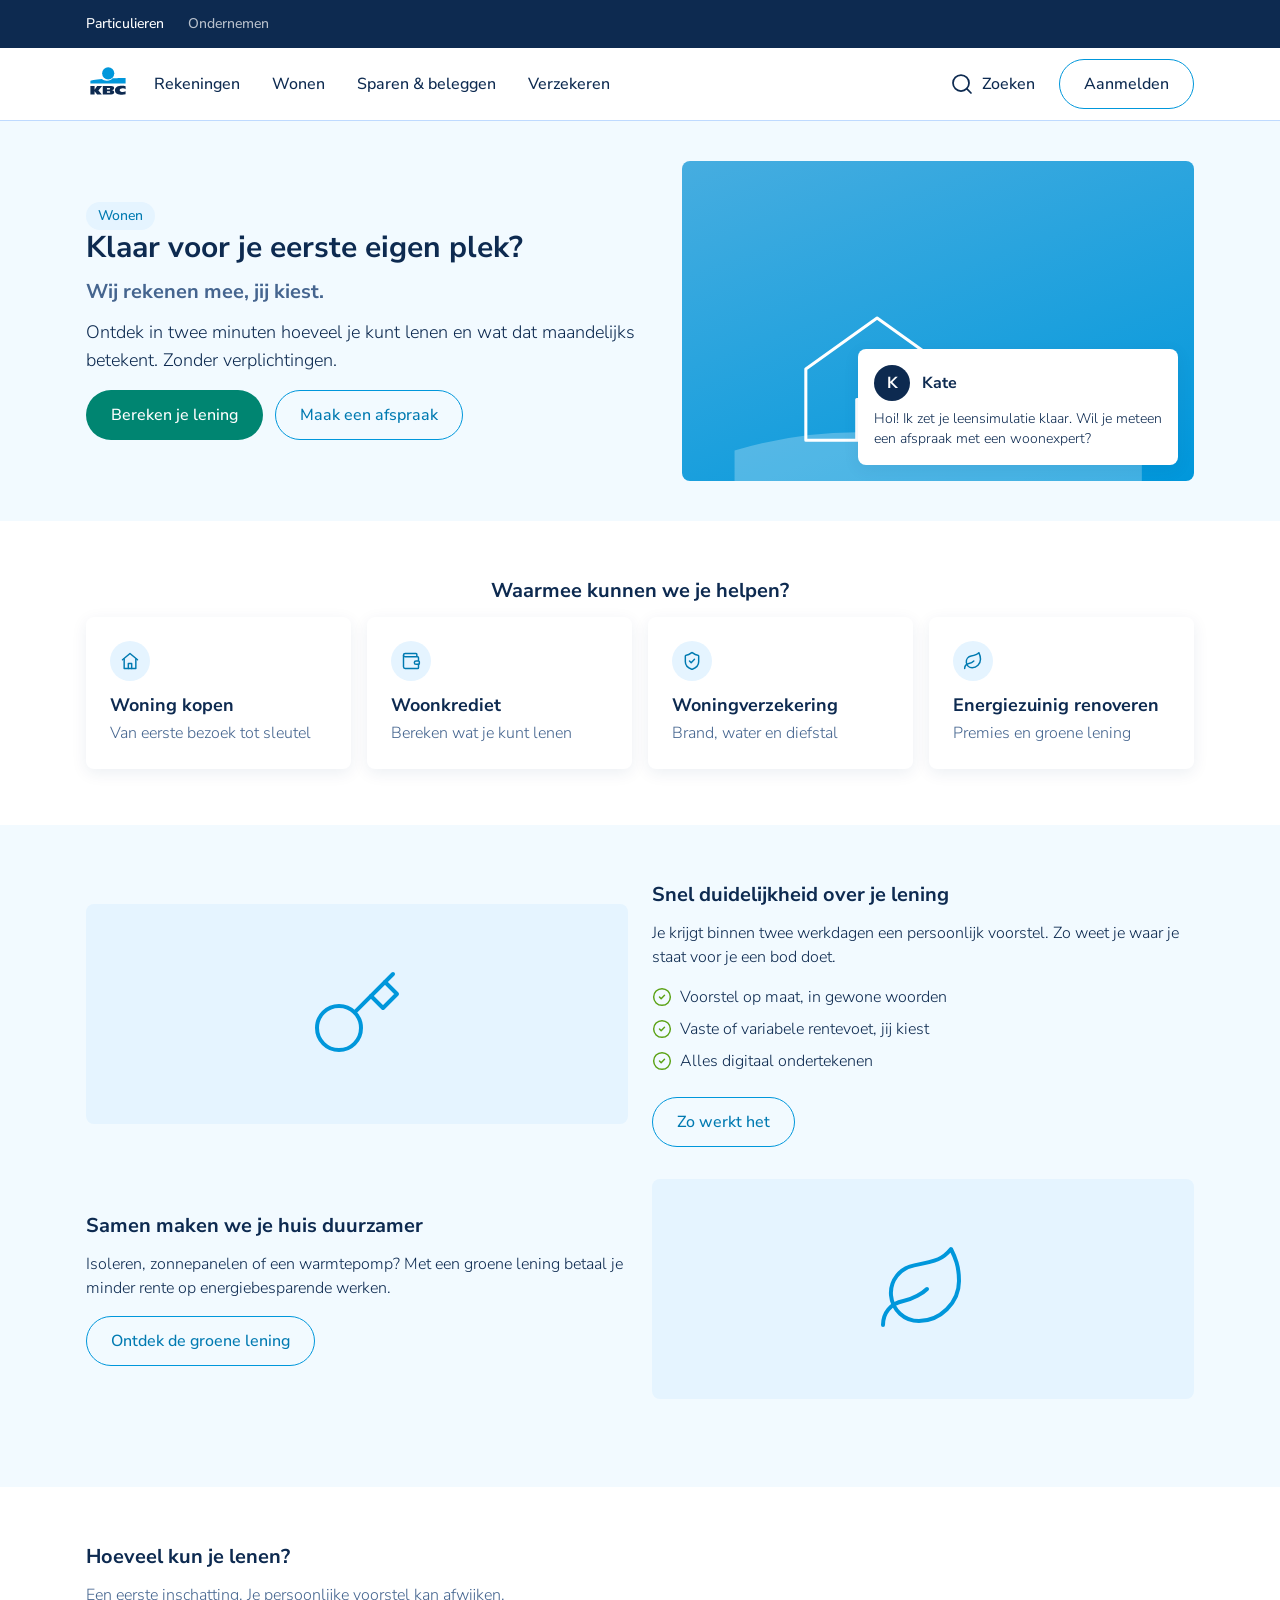
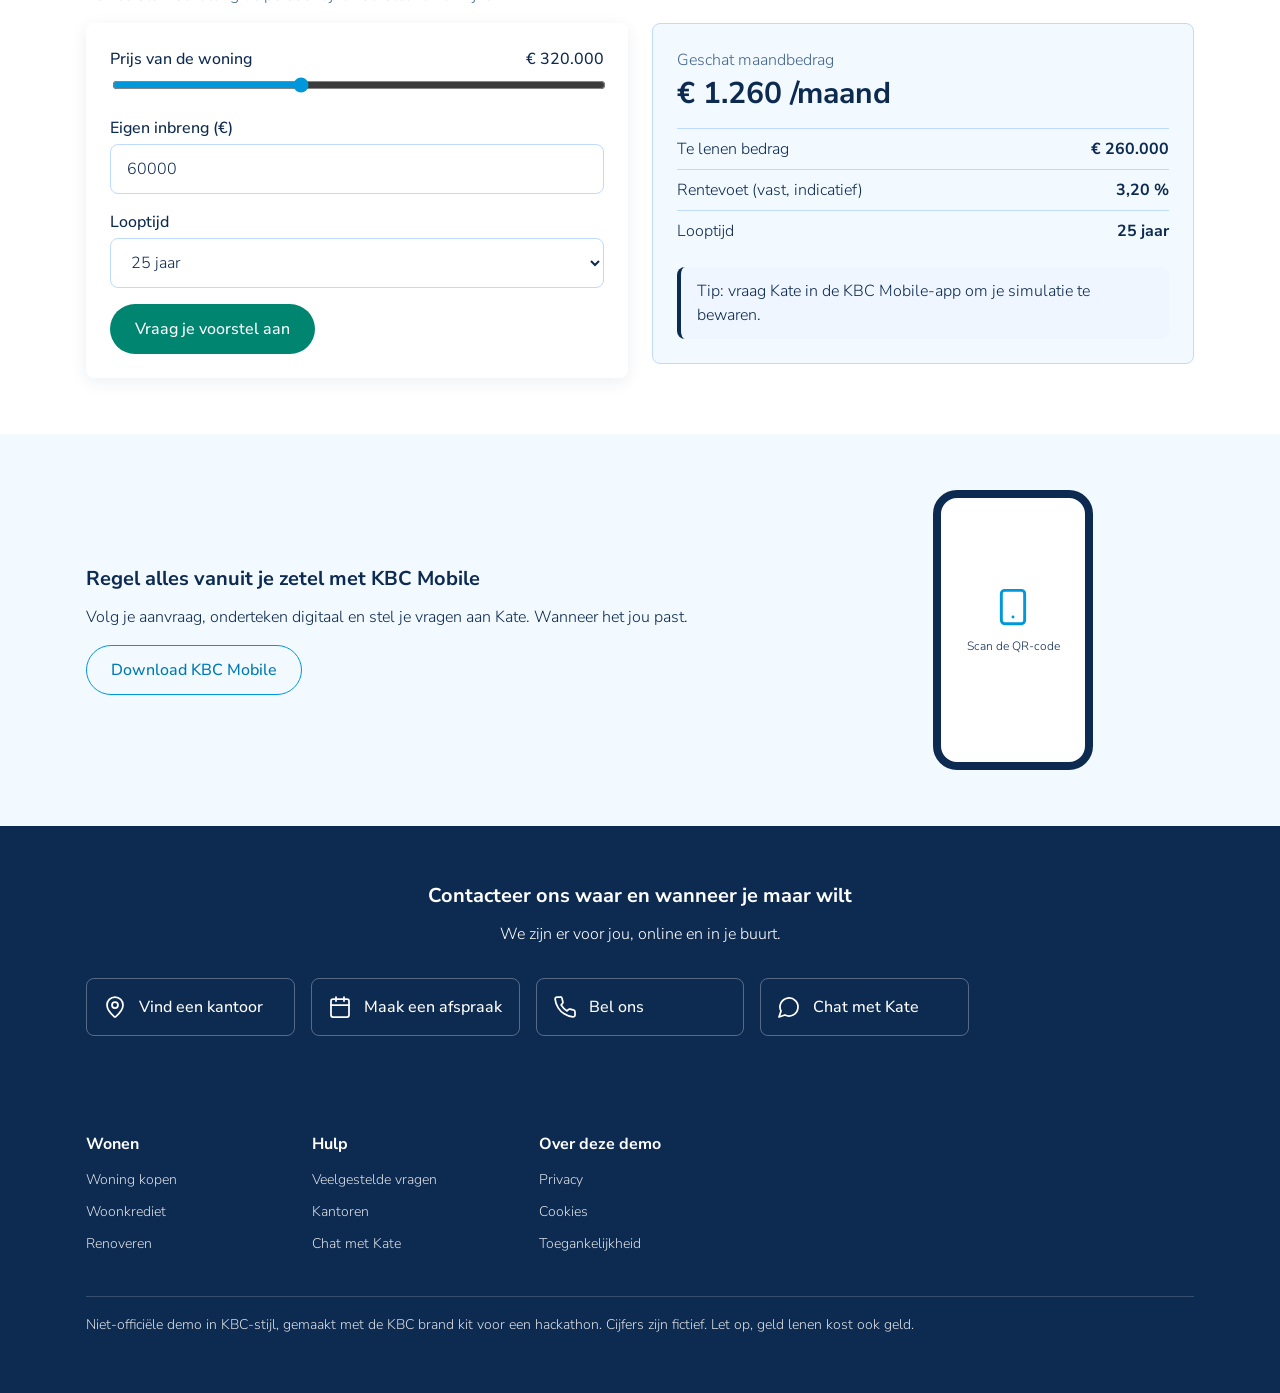
<file: examples/voorbeeld-site/index.html>
<!doctype html>
<html lang="nl">
<head>
<meta charset="utf-8"><meta name="viewport" content="width=device-width,initial-scale=1">
<title>Je eerste woning – KBC-stijl voorbeeld</title>
<meta name="description" content="Niet-officiële demopagina in KBC-stijl, gebouwd met de KBC brand kit.">
<link rel="icon" href="[data-uri]">
<link href="https://fonts.googleapis.com/css2?family=Nunito+Sans:wght@300;500;700&display=swap" rel="stylesheet">
<!-- Zelfstandig: tokens, starter/kbc.css en paginastijl zijn hier ingevoegd zodat dit ene bestand overal werkt. -->
<style>
/* Tokens (:root uit tokens/kbc-tokens.css) */
/* KBC design tokens - extracted from kbc.be (kdl-design-tokens). Themes: light (default), dark, high-contrast, private-banking. */
:root {
  --kdl-color-os-kate: rgb(85,199,223);
  --kdl-color-os-mobile: rgb(31,173,193);
  --kdl-color-os-live: rgb(29,165,148);
  --kdl-color-os-visit: rgb(83,135,197);
  --kdl-color-debit-card-private: rgb(0,151,219);
  --kdl-color-debit-card-business: rgb(13,42,80);
  --kdl-color-debit-card-bus-gradient-start: rgb(0,151,219);
  --kdl-color-debit-card-bus-gradient-end: rgb(0,79,136);
  --kdl-color-debit-card-bancontact: rgb(0,90,185);
  --kdl-color-credit-card-credit: rgb(0,55,103);
  --kdl-color-credit-card-prepaid: rgb(36,125,158);
  --kdl-color-credit-card-silver: rgb(116,118,123);
  --kdl-color-credit-card-gold: rgb(162,137,107);
  --kdl-color-credit-card-platinum: rgb(51,51,51);
  --kdl-color-credit-card-bus-gradient-start: rgb(0,55,103);
  --kdl-color-credit-card-bus-gradient-end: rgb(11,18,30);
  --kdl-color-credit-card-bus-prepaid: rgb(103,121,121);
  --kdl-color-credit-card-bus-essential: rgb(20,60,124);
  --kdl-color-credit-card-bus-extra: rgb(7,29,56);
  --kdl-color-credit-card-visa: rgb(103,121,121);
  --kdl-color-unique-battery-charged-blue: rgb(26,171,227);
  --kdl-color-unique-north-texas-green: rgb(0,144,54);
  --kdl-color-unique-ninja-turtle-green: rgb(88,171,39);
  --kdl-color-unique-dark-lemon-lime: rgb(138,206,24);
  --kdl-color-unique-vivid-lime-green: rgb(185,200,0);
  --kdl-color-unique-titanium-yellow: rgb(244,225,0);
  --kdl-color-unique-philippine-yellow: rgb(254,204,0);
  --kdl-color-unique-naruto-orange: rgb(242,148,0);
  --kdl-color-unique-cadmium-red: rgb(226,0,26);
  --kdl-color-primary-accent: rgb(0,151,219);
  --kdl-color-primary-accent-25: rgb(242,250,255);
  --kdl-color-primary-accent-100: rgb(229,244,255);
  --kdl-color-primary-accent-600: rgb(0,122,177);
  --kdl-color-primary-accent-gradient-base: rgb(70,173,224);
  --kdl-color-primary-main: rgb(13,42,80);
  --kdl-color-primary-main-25: rgb(239,246,255);
  --kdl-color-primary-main-100: rgb(191,218,255);
  --kdl-color-primary-main-150: rgb(145,179,227);
  --kdl-color-primary-main-200: rgb(115,148,194);
  --kdl-color-primary-main-300: rgb(69,101,143);
  --kdl-color-primary-main-600: rgb(2,30,67);
  --kdl-color-base-white: rgb(255,255,255);
  --kdl-color-base-night: rgb(13,42,80);
  --kdl-color-base-default: rgb(255,255,255);
  --kdl-color-secondary-01: rgb(0,133,113);
  --kdl-color-secondary-01-600: rgb(0,116,98);
  --kdl-color-secondary-02: rgb(233,193,0);
  --kdl-color-secondary-03: rgb(238,112,121);
  --kdl-color-tertiary-01: rgb(116,200,237);
  --kdl-color-tertiary-02: rgb(246,157,20);
  --kdl-color-tertiary-03: rgb(246,177,189);
  --kdl-color-tertiary-04: rgb(159,201,95);
  --kdl-color-tertiary-05: rgb(209,221,231);
  --kdl-color-tertiary-06: rgb(245,167,144);
  --kdl-color-background-default: rgb(255,255,255);
  --kdl-color-elevation-01: rgb(255,255,255);
  --kdl-color-elevation-02: rgb(255,255,255);
  --kdl-color-backdrop-default: rgba(69,101,143,0.5);
  --kdl-color-surface-100: rgb(242,250,255);
  --kdl-color-surface-element: rgb(242,250,255);
  --kdl-color-surface-background: rgb(242,242,242);
  --kdl-color-shadow-default: rgba(0,0,0,0.16);
  --kdl-color-overlay-200: rgba(13,42,80,0.24);
  --kdl-color-overlay-default: rgba(13,42,80,0.4);
  --kdl-color-overlay-fade: rgba(255,255,255,0.9);
  --kdl-color-overlay-white: rgba(255,255,255,0.6);
  --kdl-color-env-private: rgb(0,151,219);
  --kdl-color-env-business: rgb(13,42,80);
  --kdl-color-sustainability-green: rgb(29,185,85);
  --kdl-color-sustainability-green-25: rgb(240,255,242);
  --kdl-color-sustainability-green-600: rgb(0,144,61);
  --kdl-color-system-info-25: rgb(239,246,255);
  --kdl-color-system-info-300: rgb(69,101,143);
  --kdl-color-system-info: rgb(13,42,80);
  --kdl-color-system-info-600: rgb(2,30,67);
  --kdl-color-system-success-25: rgb(238,255,228);
  --kdl-color-system-success-300: rgb(140,214,86);
  --kdl-color-system-success: rgb(91,162,21);
  --kdl-color-system-success-600: rgb(71,132,0);
  --kdl-color-system-warning-25: rgb(255,247,241);
  --kdl-color-system-warning-300: rgb(255,166,99);
  --kdl-color-system-warning: rgb(220,117,7);
  --kdl-color-system-warning-600: rgb(179,93,0);
  --kdl-color-system-error-25: rgb(255,246,245);
  --kdl-color-system-error-300: rgb(235,85,82);
  --kdl-color-system-error: rgb(214,64,64);
  --kdl-color-system-error-600: rgb(185,32,40);
  --kdl-color-category-10: rgb(120,151,181);
  --kdl-color-category-11: rgb(72,147,204);
  --kdl-color-category-12: rgb(226,0,26);
  --kdl-color-category-13: rgb(200,131,4);
  --kdl-color-category-14: rgb(118,161,54);
  --kdl-color-category-15: rgb(173,144,0);
  --kdl-color-category-16: rgb(140,151,140);
  --kdl-color-category-17: rgb(140,151,140);
  --kdl-color-category-18: rgb(140,151,140);
  --kdl-color-category-19: rgb(91,159,159);
  --kdl-color-category-20: rgb(0,144,55);
  --kdl-color-category-01: rgb(0,151,219);
  --kdl-color-category-02: rgb(210,131,8);
  --kdl-color-category-03: rgb(240,107,66);
  --kdl-color-category-04: rgb(124,69,182);
  --kdl-color-category-05: rgb(131,138,146);
  --kdl-color-category-06: rgb(127,78,6);
  --kdl-color-category-07: rgb(0,153,133);
  --kdl-color-category-08: rgb(238,104,128);
  --kdl-color-category-09: rgb(1,92,166);
  --kdl-color-func-private: var(--kdl-color-primary-accent);
  --kdl-color-func-business: var(--kdl-color-primary-main);
  --kdl-color-func-text: var(--kdl-color-primary-main);
  --kdl-color-func-text-light: var(--kdl-color-primary-main-300);
  --kdl-color-func-text-disabled: var(--kdl-color-primary-main-200);
  --kdl-color-func-text-dark-disabled: var(--kdl-color-primary-main-300);
  --kdl-color-func-divider: var(--kdl-color-primary-main-100);
  --kdl-color-func-border: var(--kdl-color-primary-main-100);
  --kdl-color-func-border-disabled: var(--kdl-color-primary-main-100);
  --kdl-color-func-background-dashboard: var(--kdl-color-primary-accent-25);
  --kdl-color-func-backdrop: var(--kdl-color-backdrop-default);
  --kdl-color-func-backdrop-dark: var(--kdl-color-backdrop-default);
  --kdl-color-func-chart-01: var(--kdl-color-secondary-01);
  --kdl-color-func-chart-02: var(--kdl-color-secondary-02);
  --kdl-color-func-chart-03: var(--kdl-color-secondary-03);
  --kdl-color-func-chart-04: var(--kdl-color-primary-main);
  --kdl-color-func-chart-05: var(--kdl-color-tertiary-01);
  --kdl-color-func-chart-06: var(--kdl-color-tertiary-02);
  --kdl-color-func-chart-07: var(--kdl-color-tertiary-03);
  --kdl-color-func-chart-08: var(--kdl-color-tertiary-04);
  --kdl-color-func-chart-09: var(--kdl-color-tertiary-05);
  --kdl-color-func-chart-10: var(--kdl-color-tertiary-06);
  --kdl-color-func-score-fld-a-plus: var(--kdl-color-unique-north-texas-green);
  --kdl-color-func-score-fld-a: var(--kdl-color-unique-ninja-turtle-green);
  --kdl-color-func-score-fld-b: var(--kdl-color-unique-dark-lemon-lime);
  --kdl-color-func-score-fld-c: var(--kdl-color-unique-titanium-yellow);
  --kdl-color-func-score-fld-d: var(--kdl-color-unique-philippine-yellow);
  --kdl-color-func-score-fld-e: var(--kdl-color-unique-naruto-orange);
  --kdl-color-func-score-fld-f: var(--kdl-color-unique-cadmium-red);
  --kdl-color-func-score-bxl-a: var(--kdl-color-unique-north-texas-green);
  --kdl-color-func-score-bxl-b: var(--kdl-color-unique-ninja-turtle-green);
  --kdl-color-func-score-bxl-c: var(--kdl-color-unique-dark-lemon-lime);
  --kdl-color-func-score-bxl-d: var(--kdl-color-unique-titanium-yellow);
  --kdl-color-func-score-bxl-e: var(--kdl-color-unique-philippine-yellow);
  --kdl-color-func-score-bxl-f: var(--kdl-color-unique-naruto-orange);
  --kdl-color-func-score-bxl-g: var(--kdl-color-unique-cadmium-red);
  --kdl-color-func-score-wln-a-plus-plus: var(--kdl-color-unique-battery-charged-blue);
  --kdl-color-func-score-wln-a-plus: var(--kdl-color-unique-north-texas-green);
  --kdl-color-func-score-wln-a: var(--kdl-color-unique-ninja-turtle-green);
  --kdl-color-func-score-wln-b: var(--kdl-color-unique-dark-lemon-lime);
  --kdl-color-func-score-wln-c: var(--kdl-color-unique-vivid-lime-green);
  --kdl-color-func-score-wln-d: var(--kdl-color-unique-titanium-yellow);
  --kdl-color-func-score-wln-e: var(--kdl-color-unique-philippine-yellow);
  --kdl-color-func-score-wln-f: var(--kdl-color-unique-naruto-orange);
  --kdl-color-func-score-wln-g: var(--kdl-color-unique-cadmium-red);
}


/* KBC-style starter components. Requires ../tokens/kbc-tokens.css */
:root{--kbc-radius:8px;--kbc-shadow:0 4px 16px rgba(0,54,101,.08);--kbc-shadow-hover:0 4px 16px rgba(0,54,101,.16);--kbc-max:1140px}
*{box-sizing:border-box}
body{margin:0;font-family:"MuseoSans","Nunito Sans",system-ui,sans-serif;font-weight:300;font-size:16px;line-height:24px;color:var(--kdl-color-primary-main);background:var(--kdl-color-background-default)}
h1,h2,h3,h4{font-weight:700;margin:0 0 12px;overflow-wrap:break-word;hyphens:auto}
h1{font-size:24px;line-height:28px}h2{font-size:20px;line-height:28px}h3{font-size:18px;line-height:24px}h4{font-size:16px;line-height:24px}
@media(min-width:768px){h1{font-size:30px;line-height:36px}}
p{margin:0 0 16px}
a{color:var(--kdl-color-primary-accent-600)}
:focus-visible{outline:1px dashed var(--kdl-color-primary-accent);outline-offset:4px}
.container{max-width:var(--kbc-max);margin:0 auto;padding:0 16px}
.section{padding:32px 0}@media(min-width:768px){.section{padding:56px 0}}
.section--tint{background:var(--kdl-color-surface-100)}
.section--navy{background:var(--kdl-color-primary-main);color:#fff}
.center{text-align:center}

/* Header */
.topbar{background:var(--kdl-color-primary-main);color:#fff;font-size:14px;font-weight:500}
.topbar .container{display:flex;gap:24px;height:48px;align-items:center}
.topbar a{color:#fff;text-decoration:none;opacity:.7}.topbar a.active,.topbar a:hover{opacity:1}
.nav{border-bottom:1px solid var(--kdl-color-primary-main-100);background:#fff}
.nav .container{display:flex;align-items:center;gap:32px;min-height:72px}
.nav img{height:44px}
.nav a{color:var(--kdl-color-primary-main);text-decoration:none;font-weight:500}
.nav a:hover{color:var(--kdl-color-primary-accent-600)}
.nav .spacer{flex:1}

/* Buttons */
.btn{display:inline-flex;align-items:center;gap:8px;padding:12px 24px;border-radius:100px;border:1px solid transparent;font-family:inherit;font-size:16px;line-height:24px;font-weight:500;text-decoration:none;cursor:pointer;transition:background .15s,color .15s}
.btn--cta{background:var(--kdl-color-secondary-01);color:#fff}.btn--cta:hover{background:var(--kdl-color-secondary-01-600)}
.btn--secondary{background:transparent;border-color:var(--kdl-color-primary-accent);color:var(--kdl-color-primary-accent-600)}
.btn--secondary:hover{background:var(--kdl-color-primary-accent);color:#fff}
.btn--neutral{background:#F2F2F2;color:var(--kdl-color-primary-accent-600)}
.btn:disabled,.btn--disabled{background:var(--kdl-color-surface-100);color:var(--kdl-color-primary-main-200);cursor:not-allowed;border-color:transparent}
.section--navy .btn--secondary{border-color:#fff;color:#fff}.section--navy .btn--secondary:hover{background:#fff;color:var(--kdl-color-primary-main)}

/* Hero */
.hero{background:var(--kdl-color-primary-accent-25);padding:40px 0}
.hero .container{display:grid;gap:32px;align-items:center}
@media(min-width:768px){.hero .container{grid-template-columns:1.1fr 1fr}}
.hero__img{border-radius:var(--kbc-radius);min-height:240px;background:linear-gradient(135deg,var(--kdl-color-primary-accent-gradient-base),var(--kdl-color-primary-accent));width:100%}
.hero--business{background:var(--kdl-color-primary-main);color:#fff}
.hero--business .btn--secondary{border-color:#fff;color:#fff}

/* Cards / tiles */
.grid{display:grid;gap:16px;grid-template-columns:repeat(auto-fill,minmax(220px,1fr))}
.card{background:#fff;border-radius:var(--kbc-radius);box-shadow:var(--kbc-shadow);padding:24px;transition:box-shadow .15s}
a.card{display:block;color:inherit;text-decoration:none}a.card:hover,.card--hover:hover{box-shadow:var(--kbc-shadow-hover)}
.card__icon{width:40px;height:40px;border-radius:50%;background:var(--kdl-color-primary-accent-100);color:var(--kdl-color-primary-accent-600);display:grid;place-items:center;margin-bottom:12px;font-size:20px}

/* USP: image + text */
.usp{display:grid;gap:24px;align-items:center;margin-bottom:32px}
@media(min-width:768px){.usp{grid-template-columns:1fr 1fr}.usp--reverse>:first-child{order:2}}
.usp__img{border-radius:var(--kbc-radius);min-height:220px;background:var(--kdl-color-tertiary-01)}

/* Status banners */
.alert{padding:12px 16px;border-radius:var(--kbc-radius);border-left:4px solid;margin-bottom:12px}
.alert--info{background:var(--kdl-color-system-info-25);border-color:var(--kdl-color-system-info)}
.alert--success{background:var(--kdl-color-system-success-25);border-color:var(--kdl-color-system-success)}
.alert--warning{background:var(--kdl-color-system-warning-25);border-color:var(--kdl-color-system-warning)}
.alert--error{background:var(--kdl-color-system-error-25);border-color:var(--kdl-color-system-error)}

/* Forms */
label{display:block;font-weight:500;margin-bottom:4px}
input,select,textarea{width:100%;padding:12px 16px;border:1px solid var(--kdl-color-primary-main-100);border-radius:var(--kbc-radius);font:inherit;color:inherit;background:#fff}
input:focus,select:focus,textarea:focus{outline:2px solid var(--kdl-color-primary-accent);border-color:var(--kdl-color-primary-accent)}
.field{margin-bottom:16px}.field--error input{border-color:var(--kdl-color-system-error)}.field__msg{color:var(--kdl-color-system-error-600);font-size:14px}

/* Misc */
.tag{display:inline-block;padding:2px 12px;border-radius:100px;background:var(--kdl-color-primary-accent-100);color:var(--kdl-color-primary-accent-600);font-size:14px;font-weight:500}
.muted{color:var(--kdl-color-primary-main-300)}.small{font-size:12px}
.footer{background:var(--kdl-color-primary-main);color:#fff;padding:40px 0;font-size:14px}.footer a{color:#fff}

/* Paginaspecifieke aanvullingen op starter/kbc.css — enkel layout, alle kleuren via tokens. */
.icon{width:24px;height:24px;stroke:currentColor;fill:none;stroke-width:1.75;stroke-linecap:round;stroke-linejoin:round;flex:none}
.skip{position:absolute;left:-9999px}.skip:focus{left:16px;top:8px;background:#fff;padding:8px 16px;z-index:10}

/* Nav: mobile-first, links pas vanaf 992px */
.nav .container{gap:24px}
.nav__links{display:none}
@media(min-width:992px){.nav__links{display:flex;gap:32px}}
.nav__search{display:none;align-items:center;gap:8px;color:var(--kdl-color-primary-main)}
@media(min-width:768px){.nav__search{display:inline-flex}}

/* Hero */
.hero__text{max-width:560px}
.hero__text p{font-size:18px;line-height:28px}
.hero__actions{display:flex;flex-wrap:wrap;gap:12px;margin-top:8px}
.hero__visual{position:relative;min-height:320px;border-radius:var(--kbc-radius);overflow:hidden;
  background:linear-gradient(160deg,var(--kdl-color-primary-accent-gradient-base),var(--kdl-color-primary-accent))}
.hero__visual svg.scene{position:absolute;inset:auto 0 0 0;width:100%;height:70%}
.kate{position:absolute;left:16px;right:16px;bottom:16px;max-width:320px;margin-left:auto}
.kate .card{padding:16px}
.kate__head{display:flex;align-items:center;gap:12px;margin-bottom:8px}
.kate__avatar{width:36px;height:36px;border-radius:50%;background:var(--kdl-color-primary-main);color:#fff;display:grid;place-items:center;font-weight:700}
.kate p{margin:0;font-size:14px;line-height:20px}

/* Tegels */
.grid--4{grid-template-columns:repeat(auto-fill,minmax(220px,1fr))}
.card h3{margin-bottom:4px}
.card p:last-child{margin:0}
.card__icon .icon{width:20px;height:20px}

/* USP-beeld */
.usp__img{display:grid;place-items:center;background:var(--kdl-color-primary-accent-100);color:var(--kdl-color-primary-accent)}
.usp__img .icon{width:96px;height:96px;stroke-width:1}
.checks{list-style:none;padding:0;margin:0 0 24px}
.checks li{display:flex;gap:8px;margin-bottom:8px}
.checks .icon{color:var(--kdl-color-system-success);width:20px;height:20px;margin-top:2px}

/* Simulator */
.sim{display:grid;gap:24px}
@media(min-width:768px){.sim{grid-template-columns:1fr 1fr;align-items:start}}
.sim__result{background:var(--kdl-color-primary-accent-25);border:1px solid var(--kdl-color-primary-main-100);border-radius:var(--kbc-radius);padding:24px}
.sim__amount{font-size:30px;line-height:36px;font-weight:700;margin:4px 0 16px}
.sim__row{display:flex;justify-content:space-between;border-top:1px solid var(--kdl-color-primary-main-100);padding:8px 0}
.range-out{float:right;font-weight:500}
input[type=range]{padding:0;border:0;accent-color:var(--kdl-color-primary-accent)}

/* App-banner */
.app{display:grid;gap:24px;align-items:center}
@media(min-width:768px){.app{grid-template-columns:2fr 1fr}}
.app__phone{justify-self:center;width:160px;height:280px;border-radius:24px;border:8px solid var(--kdl-color-primary-main);background:#fff;display:grid;place-items:center;padding:16px;text-align:center}

/* Contact */
.contact{display:grid;gap:16px;grid-template-columns:repeat(auto-fill,minmax(200px,1fr));margin:32px 0 0;text-align:left}
.contact a{display:flex;gap:12px;align-items:center;color:#fff;text-decoration:none;font-weight:500;padding:16px;border:1px solid rgba(255,255,255,.3);border-radius:var(--kbc-radius)}
.contact a:hover{background:rgba(255,255,255,.08)}
.section--navy :focus-visible,.footer :focus-visible{outline-color:#fff}

/* Footer */
.footer__cols{display:grid;gap:24px;grid-template-columns:repeat(auto-fill,minmax(180px,1fr));margin-bottom:32px}
.footer h4{font-size:16px}
.footer ul{list-style:none;padding:0;margin:0}.footer li{margin-bottom:8px}
.footer a{text-decoration:none;opacity:.85}.footer a:hover{opacity:1;text-decoration:underline}
.footer__legal{border-top:1px solid rgba(255,255,255,.2);padding-top:16px;opacity:.85}
</style>
</head>
<body>
<!-- Lucide-lijniconen (ISC), als sprite -->
<svg width="0" height="0" style="position:absolute" aria-hidden="true">
  <symbol id="i-home" viewBox="0 0 24 24"><path d="M3 10.5 12 3l9 7.5"/><path d="M5 9.5V21h14V9.5"/><path d="M10 21v-6h4v6"/></symbol>
  <symbol id="i-wallet" viewBox="0 0 24 24"><path d="M19 7V4a1 1 0 0 0-1-1H5a2 2 0 0 0 0 4h15a1 1 0 0 1 1 1v4h-3a2 2 0 0 0 0 4h3a1 1 0 0 0 1-1v-2a1 1 0 0 0-1-1"/><path d="M3 5v14a2 2 0 0 0 2 2h15a1 1 0 0 0 1-1v-4"/></symbol>
  <symbol id="i-shield" viewBox="0 0 24 24"><path d="M20 13c0 5-3.5 7.5-7.66 8.95a1 1 0 0 1-.67-.01C7.5 20.5 4 18 4 13V6a1 1 0 0 1 1-1c2 0 4.5-1.2 6.24-2.72a1.17 1.17 0 0 1 1.52 0C14.51 3.81 17 5 19 5a1 1 0 0 1 1 1z"/><path d="m9 12 2 2 4-4"/></symbol>
  <symbol id="i-trend" viewBox="0 0 24 24"><path d="m22 7-8.5 8.5-5-5L2 17"/><path d="M16 7h6v6"/></symbol>
  <symbol id="i-key" viewBox="0 0 24 24"><circle cx="7.5" cy="15.5" r="5.5"/><path d="m21 2-9.6 9.6"/><path d="m15.5 7.5 3 3L22 7l-3-3"/></symbol>
  <symbol id="i-leaf" viewBox="0 0 24 24"><path d="M11 20A7 7 0 0 1 9.8 6.1C15.5 5 17 4.48 19 2c1 2 2 4.18 2 8 0 5.5-4.78 10-10 10Z"/><path d="M2 21c0-3 1.85-5.36 5.08-6C9.5 14.52 12 13 13 12"/></symbol>
  <symbol id="i-check" viewBox="0 0 24 24"><circle cx="12" cy="12" r="10"/><path d="m9 12 2 2 4-4"/></symbol>
  <symbol id="i-pin" viewBox="0 0 24 24"><path d="M20 10c0 4.99-5.54 10.19-7.4 11.8a1 1 0 0 1-1.2 0C9.54 20.19 4 14.99 4 10a8 8 0 0 1 16 0"/><circle cx="12" cy="10" r="3"/></symbol>
  <symbol id="i-cal" viewBox="0 0 24 24"><rect x="3" y="4" width="18" height="18" rx="2"/><path d="M16 2v4M8 2v4M3 10h18"/></symbol>
  <symbol id="i-phone" viewBox="0 0 24 24"><path d="M22 16.92v3a2 2 0 0 1-2.18 2 19.8 19.8 0 0 1-8.63-3.07 19.5 19.5 0 0 1-6-6A19.8 19.8 0 0 1 2.12 4.18 2 2 0 0 1 4.11 2h3a2 2 0 0 1 2 1.72c.13.96.36 1.9.7 2.81a2 2 0 0 1-.45 2.11L8.09 9.91a16 16 0 0 0 6 6l1.27-1.27a2 2 0 0 1 2.11-.45c.91.34 1.85.57 2.81.7A2 2 0 0 1 22 16.92z"/></symbol>
  <symbol id="i-chat" viewBox="0 0 24 24"><path d="M7.9 20A9 9 0 1 0 4 16.1L2 22Z"/></symbol>
  <symbol id="i-search" viewBox="0 0 24 24"><circle cx="11" cy="11" r="8"/><path d="m21 21-4.3-4.3"/></symbol>
  <symbol id="i-phone-app" viewBox="0 0 24 24"><rect x="5" y="2" width="14" height="20" rx="2"/><path d="M12 18h.01"/></symbol>
</svg>

<a class="skip" href="#main">Ga naar de inhoud</a>

<div class="topbar"><div class="container"><a class="active" href="#" aria-current="page">Particulieren</a><a href="#">Ondernemen</a></div></div>
<header class="nav"><div class="container">
  <a href="#"><img src="[data-uri]" alt="KBC – naar de startpagina"></a>
  <nav class="nav__links" aria-label="Hoofdmenu"><a href="#">Rekeningen</a><a href="#">Wonen</a><a href="#">Sparen &amp; beleggen</a><a href="#">Verzekeren</a></nav>
  <span class="spacer"></span>
  <a class="nav__search" href="#"><svg class="icon" aria-hidden="true"><use href="#i-search"/></svg>Zoeken</a>
  <a class="btn btn--secondary" href="#">Aanmelden</a>
</div></header>

<main id="main">
<section class="hero"><div class="container">
  <div class="hero__text">
    <span class="tag">Wonen</span>
    <h1>Klaar voor je eerste eigen plek?</h1>
    <h2 class="muted">Wij rekenen mee, jij kiest.</h2>
    <p>Ontdek in twee minuten hoeveel je kunt lenen en wat dat maandelijks betekent. Zonder verplichtingen.</p>
    <div class="hero__actions">
      <a class="btn btn--cta" href="#simulator">Bereken je lening</a>
      <a class="btn btn--secondary" href="#contact">Maak een afspraak</a>
    </div>
  </div>
  <div class="hero__visual" role="img" aria-label="Illustratie van een huis met een chatbericht van Kate">
    <svg class="scene" viewBox="0 0 400 220" preserveAspectRatio="xMidYMax meet" aria-hidden="true">
      <path d="M0 190 Q100 160 200 180 T400 170 V220 H0Z" fill="#fff" opacity=".25"/>
      <g fill="none" stroke="#fff" stroke-width="3" stroke-linejoin="round">
        <path d="M70 180 V110 L140 60 L210 110 V180 Z"/><path d="M120 180 v-40 h40 v40"/><rect x="165" y="120" width="28" height="24"/>
      </g>
    </svg>
    <div class="kate"><div class="card">
      <div class="kate__head"><span class="kate__avatar" aria-hidden="true">K</span><strong>Kate</strong></div>
      <p>Hoi! Ik zet je leensimulatie klaar. Wil je meteen een afspraak met een woonexpert?</p>
    </div></div>
  </div>
</div></section>

<section class="section"><div class="container">
  <h2 class="center">Waarmee kunnen we je helpen?</h2>
  <div class="grid grid--4">
    <a class="card" href="#"><div class="card__icon"><svg class="icon" aria-hidden="true"><use href="#i-home"/></svg></div><h3>Woning kopen</h3><p class="muted">Van eerste bezoek tot sleutel</p></a>
    <a class="card" href="#"><div class="card__icon"><svg class="icon" aria-hidden="true"><use href="#i-wallet"/></svg></div><h3>Woonkrediet</h3><p class="muted">Bereken wat je kunt lenen</p></a>
    <a class="card" href="#"><div class="card__icon"><svg class="icon" aria-hidden="true"><use href="#i-shield"/></svg></div><h3>Woningverzekering</h3><p class="muted">Brand, water en diefstal</p></a>
    <a class="card" href="#"><div class="card__icon"><svg class="icon" aria-hidden="true"><use href="#i-leaf"/></svg></div><h3>Energiezuinig renoveren</h3><p class="muted">Premies en groene lening</p></a>
  </div>
</div></section>

<section class="section section--tint"><div class="container">
  <div class="usp">
    <div class="usp__img" aria-hidden="true"><svg class="icon"><use href="#i-key"/></svg></div>
    <div>
      <h2>Snel duidelijkheid over je lening</h2>
      <p>Je krijgt binnen twee werkdagen een persoonlijk voorstel. Zo weet je waar je staat voor je een bod doet.</p>
      <ul class="checks">
        <li><svg class="icon" aria-hidden="true"><use href="#i-check"/></svg>Voorstel op maat, in gewone woorden</li>
        <li><svg class="icon" aria-hidden="true"><use href="#i-check"/></svg>Vaste of variabele rentevoet, jij kiest</li>
        <li><svg class="icon" aria-hidden="true"><use href="#i-check"/></svg>Alles digitaal ondertekenen</li>
      </ul>
      <a class="btn btn--secondary" href="#">Zo werkt het</a>
    </div>
  </div>
  <div class="usp usp--reverse">
    <div class="usp__img" aria-hidden="true"><svg class="icon"><use href="#i-leaf"/></svg></div>
    <div>
      <h2>Samen maken we je huis duurzamer</h2>
      <p>Isoleren, zonnepanelen of een warmtepomp? Met een groene lening betaal je minder rente op energiebesparende werken.</p>
      <a class="btn btn--secondary" href="#">Ontdek de groene lening</a>
    </div>
  </div>
</div></section>

<section class="section" id="simulator"><div class="container">
  <h2>Hoeveel kun je lenen?</h2>
  <p class="muted">Een eerste inschatting. Je persoonlijke voorstel kan afwijken.</p>
  <div class="sim">
    <form class="card" id="sim-form" novalidate>
      <div class="field">
        <label for="price">Prijs van de woning <output class="range-out" id="price-out" for="price"></output></label>
        <input type="range" id="price" min="150000" max="600000" step="5000" value="320000">
      </div>
      <div class="field">
        <label for="own">Eigen inbreng (€)</label>
        <input type="number" id="own" inputmode="numeric" value="60000" min="0" aria-describedby="own-msg">
        <p class="field__msg" id="own-msg" hidden></p>
      </div>
      <div class="field">
        <label for="years">Looptijd</label>
        <select id="years"><option value="20">20 jaar</option><option value="25" selected>25 jaar</option><option value="30">30 jaar</option></select>
      </div>
      <button class="btn btn--cta" type="submit">Vraag je voorstel aan</button>
    </form>
    <div class="sim__result" aria-live="polite">
      <span class="muted">Geschat maandbedrag</span>
      <div class="sim__amount" id="monthly">–</div>
      <div class="sim__row"><span>Te lenen bedrag</span><strong id="loan">–</strong></div>
      <div class="sim__row"><span>Rentevoet (vast, indicatief)</span><strong>3,20 %</strong></div>
      <div class="sim__row"><span>Looptijd</span><strong id="term">–</strong></div>
      <div class="alert alert--info" style="margin:16px 0 0">Tip: vraag Kate in de KBC Mobile-app om je simulatie te bewaren.</div>
      <div class="alert alert--success" id="sent" hidden style="margin:12px 0 0">Gelukt! Een woonexpert neemt binnen twee werkdagen contact met je op.</div>
    </div>
  </div>
</div></section>

<section class="section section--tint"><div class="container app">
  <div>
    <h2>Regel alles vanuit je zetel met KBC Mobile</h2>
    <p>Volg je aanvraag, onderteken digitaal en stel je vragen aan Kate. Wanneer het jou past.</p>
    <a class="btn btn--secondary" href="#">Download KBC Mobile</a>
  </div>
  <div class="app__phone" aria-hidden="true"><div><svg class="icon" style="width:40px;height:40px;color:var(--kdl-color-primary-accent)"><use href="#i-phone-app"/></svg><p class="small">Scan de QR-code</p></div></div>
</div></section>

<section class="section section--navy" id="contact"><div class="container center">
  <h2>Contacteer ons waar en wanneer je maar wilt</h2>
  <p>We zijn er voor jou, online en in je buurt.</p>
  <div class="contact">
    <a href="#"><svg class="icon" aria-hidden="true"><use href="#i-pin"/></svg>Vind een kantoor</a>
    <a href="#"><svg class="icon" aria-hidden="true"><use href="#i-cal"/></svg>Maak een afspraak</a>
    <a href="#"><svg class="icon" aria-hidden="true"><use href="#i-phone"/></svg>Bel ons</a>
    <a href="#"><svg class="icon" aria-hidden="true"><use href="#i-chat"/></svg>Chat met Kate</a>
  </div>
</div></section>
</main>

<footer class="footer"><div class="container">
  <div class="footer__cols">
    <div><h4>Wonen</h4><ul><li><a href="#">Woning kopen</a></li><li><a href="#">Woonkrediet</a></li><li><a href="#">Renoveren</a></li></ul></div>
    <div><h4>Hulp</h4><ul><li><a href="#">Veelgestelde vragen</a></li><li><a href="#">Kantoren</a></li><li><a href="#">Chat met Kate</a></li></ul></div>
    <div><h4>Over deze demo</h4><ul><li><a href="#">Privacy</a></li><li><a href="#">Cookies</a></li><li><a href="#">Toegankelijkheid</a></li></ul></div>
  </div>
  <p class="footer__legal">Niet-officiële demo in KBC-stijl, gemaakt met de KBC brand kit voor een hackathon. Cijfers zijn fictief. Let op, geld lenen kost ook geld.</p>
</div></footer>

<script>
const fmt = n => n.toLocaleString('nl-BE', {style:'currency', currency:'EUR', maximumFractionDigits:0});
const $ = id => document.getElementById(id);
function calc(){
  const price = +$('price').value, own = +$('own').value || 0, years = +$('years').value;
  $('price-out').textContent = fmt(price);
  const tooHigh = own >= price;
  $('own-msg').hidden = !tooHigh;
  $('own-msg').textContent = tooHigh ? 'Je eigen inbreng is hoger dan de prijs. Pas het bedrag aan.' : '';
  $('own').closest('.field').classList.toggle('field--error', tooHigh);
  const loan = Math.max(price - own, 0), r = 0.032 / 12, n = years * 12;
  const m = loan ? loan * r / (1 - Math.pow(1 + r, -n)) : 0;
  $('loan').textContent = fmt(loan); $('monthly').textContent = fmt(m) + ' /maand'; $('term').textContent = years + ' jaar';
  return !tooHigh;
}
['price','own','years'].forEach(id => $(id).addEventListener('input', calc));
$('sim-form').addEventListener('submit', e => { e.preventDefault(); $('sent').hidden = !calc(); });
calc();
</script>
</body>
</html>
</file>
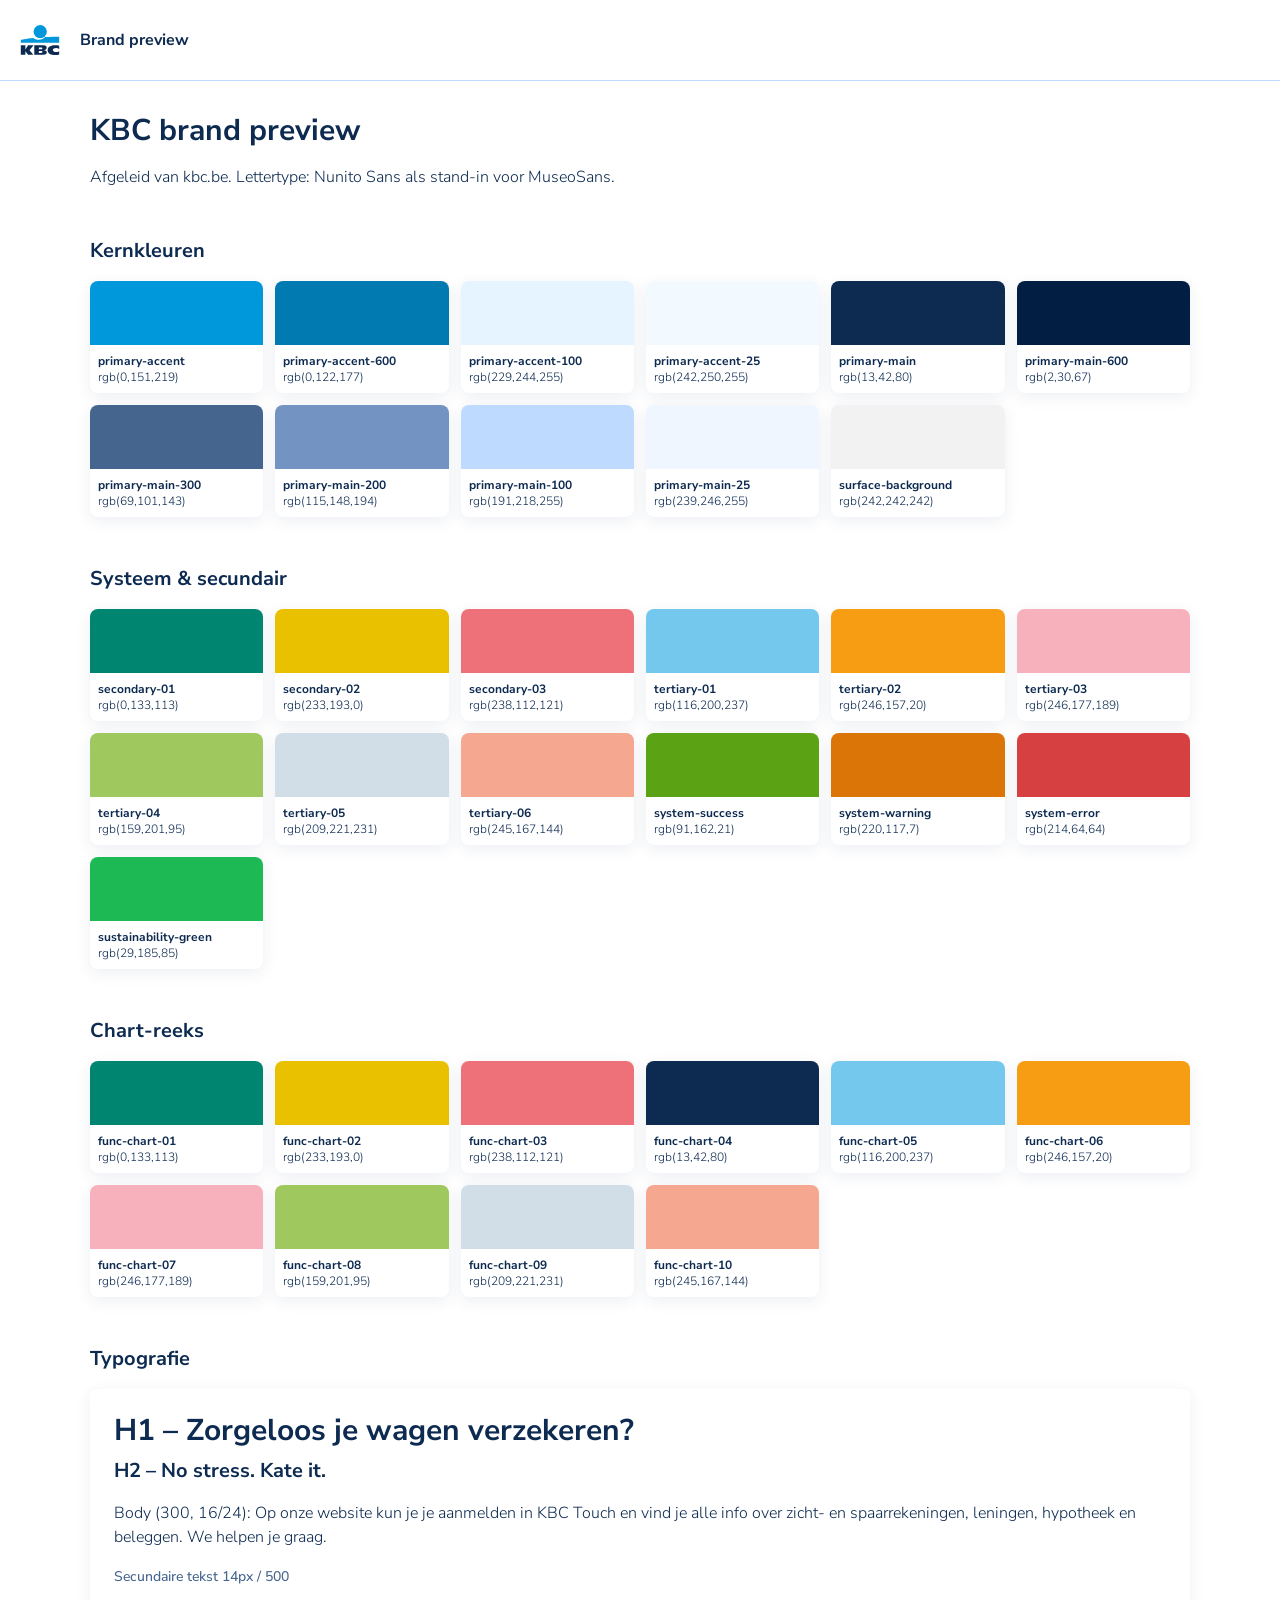
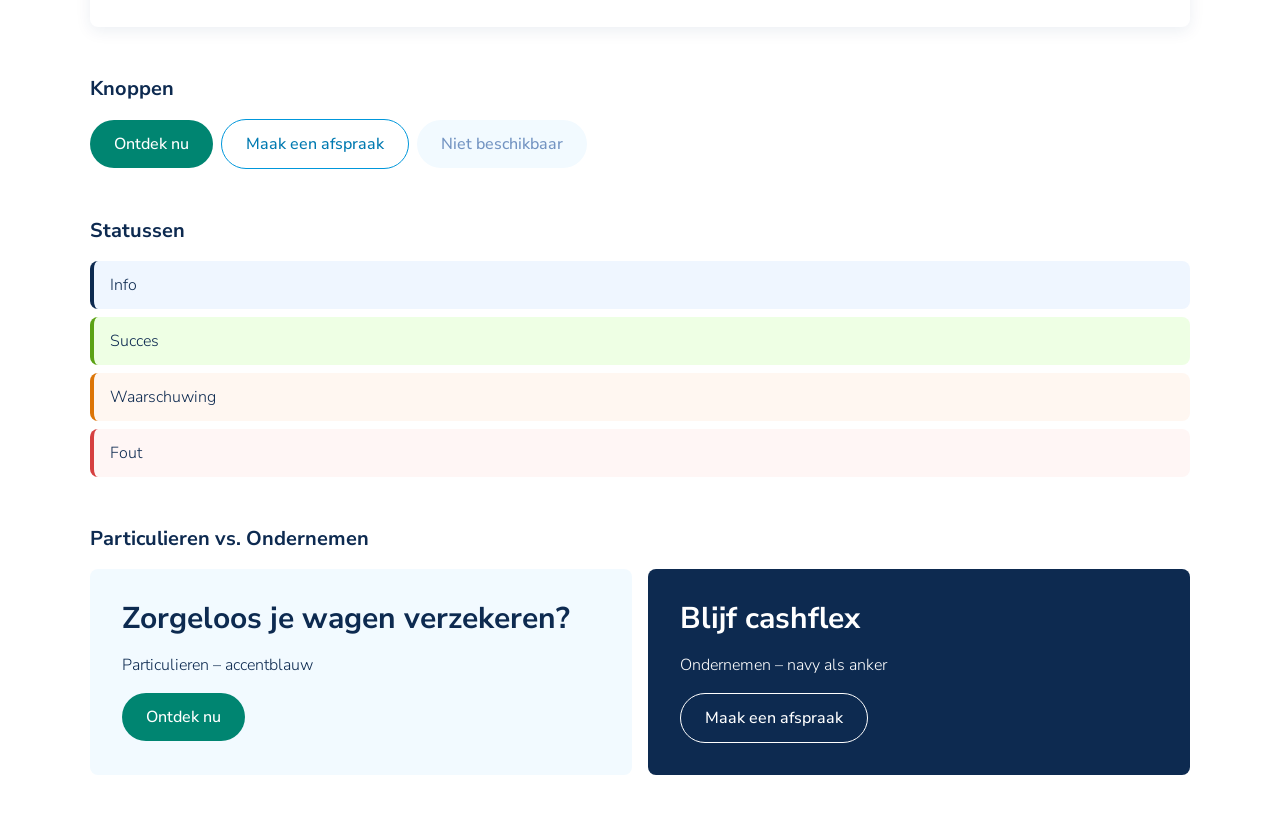
<file: brand-preview.html>
<!doctype html>
<html lang="nl"><head><meta charset="utf-8"><meta name="viewport" content="width=device-width,initial-scale=1">
<title>KBC brand preview</title>
<link rel="stylesheet" href="tokens/kbc-tokens.css">
<link href="https://fonts.googleapis.com/css2?family=Nunito+Sans:wght@300;500;700&display=swap" rel="stylesheet">
<style>
body{margin:0;font-family:"MuseoSans","Nunito Sans",system-ui,sans-serif;font-weight:300;font-size:16px;line-height:24px;color:var(--kdl-color-primary-main);background:var(--kdl-color-background-default)}
main{max-width:1100px;margin:0 auto;padding:0 16px 64px}
header{display:flex;align-items:center;gap:16px;padding:16px;border-bottom:1px solid var(--kdl-color-primary-main-100)}
header img{height:48px}
h1{font-size:30px;line-height:36px;font-weight:700;margin:32px 0 8px}
h2{font-size:20px;line-height:28px;font-weight:700;margin:48px 0 16px}
a{color:var(--kdl-color-primary-accent-600)}
.grid{display:grid;grid-template-columns:repeat(auto-fill,minmax(150px,1fr));gap:12px}
.sw{border-radius:8px;overflow:hidden;box-shadow:0 4px 16px rgba(0,54,101,.08);background:#fff;font-size:12px;line-height:16px}
.sw i{display:block;height:64px}.sw div{padding:8px}.sw b{display:block;font-weight:700}
.btn{display:inline-block;padding:12px 24px;border-radius:100px;font-weight:500;text-decoration:none;margin-right:8px;cursor:pointer}
.cta{background:var(--kdl-color-secondary-01);color:#fff}
.sec{border:1px solid var(--kdl-color-primary-accent);color:var(--kdl-color-primary-accent-600)}
.sec:hover{background:var(--kdl-color-primary-accent);color:#fff}
.dis{background:#F2FAFF;color:#7394C2;cursor:not-allowed}
.card{background:#fff;border-radius:8px;box-shadow:0 4px 16px rgba(0,54,101,.08);padding:24px}
.hero{background:var(--kdl-color-primary-accent-25);border-radius:8px;padding:32px}
.biz{background:var(--kdl-color-primary-main);color:#fff;border-radius:8px;padding:32px}
.biz .btn.sec{border-color:#fff;color:#fff}
.two{display:grid;grid-template-columns:1fr 1fr;gap:16px}@media(max-width:767px){.two{grid-template-columns:1fr}}
.st{padding:12px 16px;border-radius:8px;margin-bottom:8px;border-left:4px solid}
</style></head><body>
<header><img src="assets/logos/kbc-logo.svg" alt="KBC"><strong>Brand preview</strong></header>
<main>
<h1>KBC brand preview</h1><p>Afgeleid van kbc.be. Lettertype: Nunito Sans als stand-in voor MuseoSans.</p>

<h2>Kernkleuren</h2><div class="grid" id="core"></div>
<h2>Systeem &amp; secundair</h2><div class="grid" id="sys"></div>
<h2>Chart-reeks</h2><div class="grid" id="chart"></div>

<h2>Typografie</h2>
<div class="card"><h1 style="margin-top:0">H1 – Zorgeloos je wagen verzekeren?</h1>
<h2 style="margin:0 0 8px">H2 – No stress. Kate it.</h2>
<p>Body (300, 16/24): Op onze website kun je je aanmelden in KBC Touch en vind je alle info over zicht- en spaarrekeningen, leningen, hypotheek en beleggen. We helpen je graag.</p>
<p style="color:var(--kdl-color-primary-main-300);font-size:14px;font-weight:500">Secundaire tekst 14px / 500</p></div>

<h2>Knoppen</h2>
<p><a class="btn cta">Ontdek nu</a><a class="btn sec">Maak een afspraak</a><a class="btn dis">Niet beschikbaar</a></p>

<h2>Statussen</h2>
<div class="st" style="background:#EFF6FF;border-color:#0D2A50">Info</div>
<div class="st" style="background:#EEFFE4;border-color:#5BA215">Succes</div>
<div class="st" style="background:#FFF7F1;border-color:#DC7507">Waarschuwing</div>
<div class="st" style="background:#FFF6F5;border-color:#D64040">Fout</div>

<h2>Particulieren vs. Ondernemen</h2>
<div class="two">
<div class="hero"><h1 style="margin-top:0">Zorgeloos je wagen verzekeren?</h1><p>Particulieren – accentblauw</p><a class="btn cta">Ontdek nu</a></div>
<div class="biz"><h1 style="margin-top:0">Blijf cashflex</h1><p>Ondernemen – navy als anker</p><a class="btn sec">Maak een afspraak</a></div>
</div>
</main>
<script>
const t=n=>getComputedStyle(document.documentElement).getPropertyValue('--kdl-color-'+n).trim();
function fill(id,names){document.getElementById(id).innerHTML=names.map(n=>`<div class="sw"><i style="background:var(--kdl-color-${n})"></i><div><b>${n}</b>${t(n)}</div></div>`).join('')}
fill('core',['primary-accent','primary-accent-600','primary-accent-100','primary-accent-25','primary-main','primary-main-600','primary-main-300','primary-main-200','primary-main-100','primary-main-25','surface-background']);
fill('sys',['secondary-01','secondary-02','secondary-03','tertiary-01','tertiary-02','tertiary-03','tertiary-04','tertiary-05','tertiary-06','system-success','system-warning','system-error','sustainability-green']);
fill('chart',Array.from({length:10},(_,i)=>'func-chart-'+String(i+1).padStart(2,'0')));
</script></body></html>
</file>
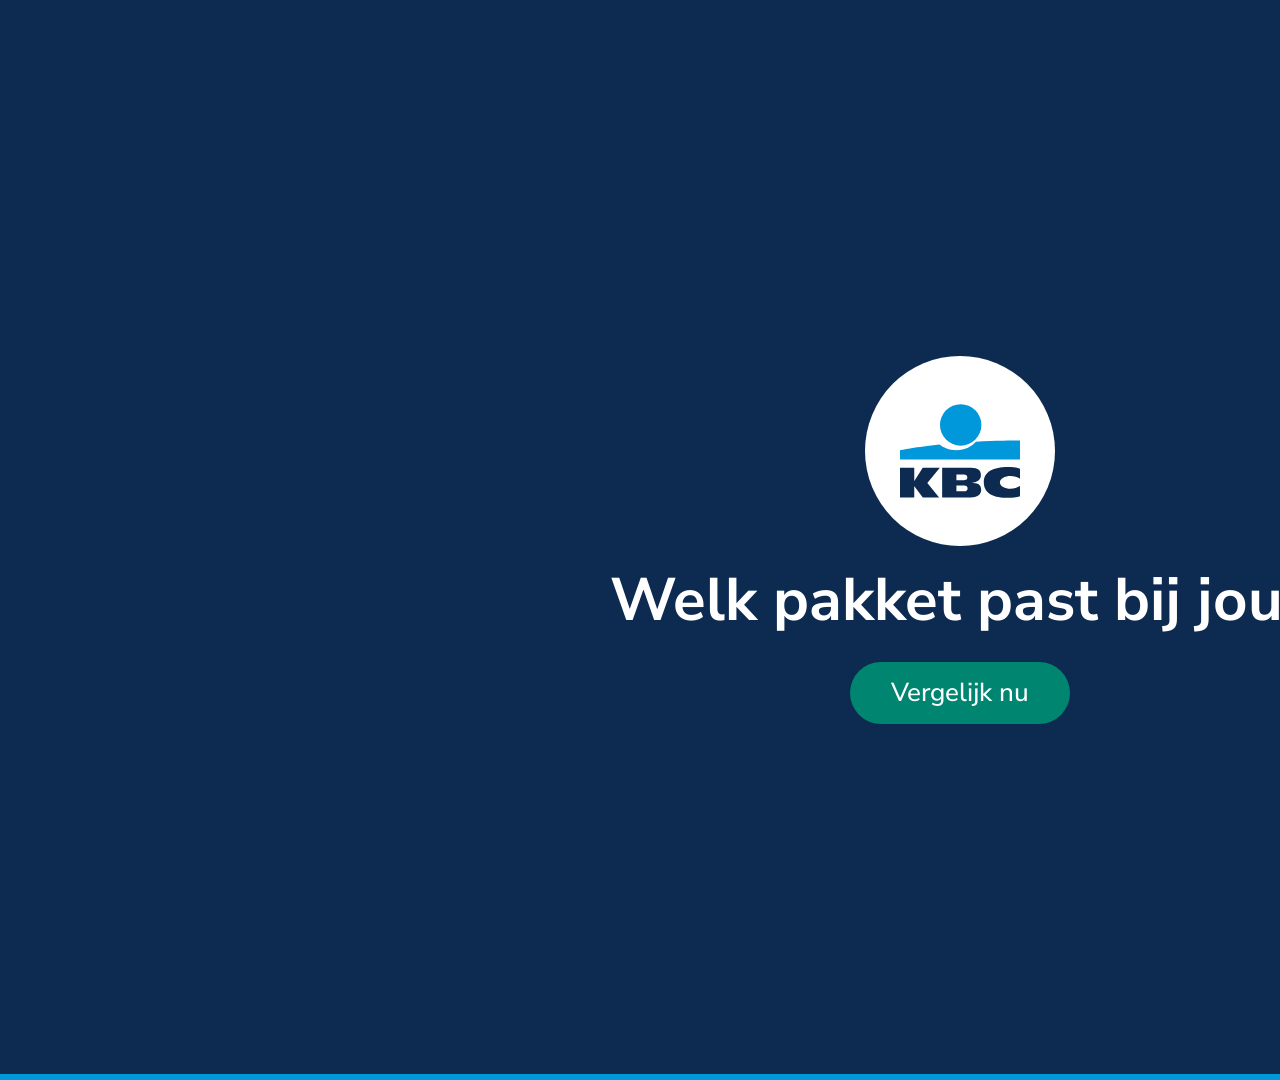
<file: showcase/kaarten-pakketten.html>
<!doctype html>
<html lang="nl">
<head>
<meta charset="utf-8"><meta name="viewport" content="width=device-width,initial-scale=1">
<title>Kaarten en pakketten</title>
<link href="https://fonts.googleapis.com/css2?family=Nunito+Sans:wght@300;500;700;800&display=swap" rel="stylesheet">
<link rel="stylesheet" href="../tokens/kbc-tokens.css">
<link rel="stylesheet" href="../starter/kbc.css">
<style>
@font-face{font-family:"Nunito Sans";src:url(fonts/NunitoSans-latin.woff2) format("woff2");font-weight:200 1000;font-display:block}
/* 10 s showcase, 1920×1080. Timeline driven by CSS animations; render.js pauses
   them and scrubs currentTime per frame, so the output is deterministic. */
html,body{width:1920px;height:1080px;overflow:hidden}
body{background:var(--kdl-color-primary-accent-25)}
.stage{position:relative;width:1920px;height:1080px;overflow:hidden}
.scene{position:absolute;inset:0;display:flex;flex-direction:column;align-items:center;justify-content:center;opacity:0}
.brand{position:absolute;top:48px;left:64px;display:flex;align-items:center;gap:16px;font-weight:700;font-size:22px}
.brand img{height:72px}
.demo{position:absolute;bottom:32px;right:64px;font-size:16px;color:var(--kdl-color-primary-main-300)}
.stage>.brand,.stage>.demo{animation:hide .3s ease 8.95s both}
@keyframes hide{to{opacity:0}}
.progress{z-index:5;position:absolute;left:0;bottom:0;height:6px;background:var(--kdl-color-primary-accent);width:0;animation:grow 10s linear forwards}
@keyframes grow{to{width:100%}}

/* shared keyframes */
@keyframes sceneIn{0%{opacity:0}10%,90%{opacity:1}100%{opacity:0}}
@keyframes rise{from{opacity:0;transform:translateY(40px)}to{opacity:1;transform:none}}
@keyframes pop{0%{opacity:0;transform:scale(.6)}70%{transform:scale(1.04)}100%{opacity:1;transform:scale(1)}}

/* Scene 1: intro 0–1.6 s */
.s1{animation:sceneIn 1.8s ease both}
.s1 .globe{width:220px;animation:pop .7s cubic-bezier(.2,.8,.2,1) .1s both}
.s1 h1{font-size:72px;line-height:84px;margin:24px 0 0;animation:rise .6s ease .4s both}
.s1 p{font-size:32px;line-height:44px;color:var(--kdl-color-primary-main-300);animation:rise .6s ease .6s both}

/* Scene 2: cards 1.6–5.6 s */
.s2{animation:sceneIn 4.2s ease 1.5s both}
.s2 h2,.s3 h2{font-size:56px;line-height:64px;margin-bottom:8px;animation:rise .5s ease 1.7s both}
.s2 .sub{font-size:28px;color:var(--kdl-color-primary-main-300);animation:rise .5s ease 1.85s both}
.fan{position:relative;width:1700px;height:560px;margin-top:24px}
.bcard{position:absolute;left:50%;top:50%;width:400px;height:252px;margin:-126px 0 0 -200px;border-radius:18px;color:#fff;
  padding:26px 28px;box-shadow:0 18px 40px rgba(0,54,101,.28);overflow:hidden;opacity:0}
.bcard::before{content:"";position:absolute;right:-90px;top:-110px;width:320px;height:320px;border-radius:50%;background:rgba(255,255,255,.08)}
.bcard::after{content:"";position:absolute;right:30px;bottom:-140px;width:260px;height:260px;border-radius:50%;background:rgba(255,255,255,.06)}
.bcard .logo{position:relative;font-weight:800;font-size:30px;letter-spacing:1px}
.bcard .chip{position:absolute;left:28px;top:98px;width:52px;height:40px;border-radius:7px;background:linear-gradient(135deg,#f3d9a0,#c9a45c)}
.bcard .num{position:absolute;left:28px;bottom:58px;font-weight:500;font-size:22px;line-height:1;letter-spacing:3px;opacity:.9}
.bcard .name{position:absolute;left:28px;bottom:22px;font-weight:700;font-size:22px}
.bcard .type{position:absolute;right:26px;bottom:22px;font-weight:500;font-size:16px;opacity:.85}
.c1{background:linear-gradient(135deg,var(--kdl-color-debit-card-private),var(--kdl-color-debit-card-bus-gradient-end))}
.c2{background:var(--kdl-color-debit-card-bancontact)}
.c3{background:var(--kdl-color-credit-card-prepaid)}
.c4{background:linear-gradient(135deg,var(--kdl-color-credit-card-credit),#0a4a82)}
.c5{background:linear-gradient(135deg,#8c8e93,var(--kdl-color-credit-card-silver))}
.c6{background:linear-gradient(135deg,#bba386,var(--kdl-color-credit-card-gold))}
.c7{background:linear-gradient(135deg,#4a4a4a,var(--kdl-color-credit-card-platinum))}
/* each card: fly into its fan slot */
.c1{--x:-630px;--y:40px;--r:-14deg}.c2{--x:-420px;--y:-10px;--r:-9deg}.c3{--x:-210px;--y:-40px;--r:-4deg}
.c4{--x:0px;--y:-50px;--r:0deg}.c5{--x:210px;--y:-40px;--r:4deg}.c6{--x:420px;--y:-10px;--r:9deg}.c7{--x:630px;--y:40px;--r:14deg}
@keyframes deal{from{opacity:0;transform:translate(0,420px) rotate(0) scale(.7)}to{opacity:1;transform:translate(var(--x),var(--y)) rotate(var(--r))}}
@keyframes spot{0%,100%{transform:translate(var(--x),var(--y)) rotate(var(--r));z-index:1}
  25%,75%{transform:translate(var(--x),calc(var(--y) - 70px)) rotate(0) scale(1.12);z-index:9;box-shadow:0 30px 60px rgba(0,54,101,.38)}}
.bcard{animation:deal .55s cubic-bezier(.2,.8,.2,1) both,spot .75s ease-in-out both}
.c1{animation-delay:2.0s,3.0s}.c2{animation-delay:2.08s,3.35s}.c3{animation-delay:2.16s,3.7s}.c4{animation-delay:2.24s,4.05s}
.c5{animation-delay:2.32s,4.4s}.c6{animation-delay:2.4s,4.75s}.c7{animation-delay:2.48s,5.1s}

/* Scene 3: packages 5.6–9 s */
.s3{animation:sceneIn 3.6s ease 5.55s both}
.s3 h2{animation-delay:5.7s}
.packs{display:grid;grid-template-columns:repeat(3,440px);gap:40px;margin-top:40px;align-items:end}
.pack{position:relative;padding:36px 36px 32px;text-align:left;animation:rise .55s cubic-bezier(.2,.8,.2,1) both}
.pack:nth-child(1){animation-delay:5.9s}.pack:nth-child(2){animation-delay:6.05s}.pack:nth-child(3){animation-delay:6.2s}
.pack h3{font-size:34px;line-height:40px;margin-bottom:4px}
.pack .for{font-size:20px;color:var(--kdl-color-primary-main-300);margin-bottom:20px}
.pack ul{list-style:none;margin:0 0 24px;padding:0;font-size:21px;line-height:30px}
.pack li{display:flex;gap:12px;align-items:center;margin-bottom:10px;opacity:0;animation:rise .35s ease both}
.pack li svg{flex:none;width:26px;height:26px;color:var(--kdl-color-system-success)}
.pack:nth-child(1) li:nth-child(1){animation-delay:6.3s}.pack:nth-child(1) li:nth-child(2){animation-delay:6.4s}.pack:nth-child(1) li:nth-child(3){animation-delay:6.5s}
.pack:nth-child(2) li:nth-child(1){animation-delay:6.45s}.pack:nth-child(2) li:nth-child(2){animation-delay:6.55s}.pack:nth-child(2) li:nth-child(3){animation-delay:6.65s}.pack:nth-child(2) li:nth-child(4){animation-delay:6.75s}
.pack:nth-child(3) li:nth-child(1){animation-delay:6.6s}.pack:nth-child(3) li:nth-child(2){animation-delay:6.7s}.pack:nth-child(3) li:nth-child(3){animation-delay:6.8s}.pack:nth-child(3) li:nth-child(4){animation-delay:6.9s}.pack:nth-child(3) li:nth-child(5){animation-delay:7.0s}
.pack .mini{display:flex;gap:8px}.pack .mini span{width:58px;height:36px;border-radius:6px}
.pack--hl{padding-top:48px;padding-bottom:44px;outline:3px solid var(--kdl-color-primary-accent);animation:rise .55s cubic-bezier(.2,.8,.2,1) 6.05s both,lift .6s ease 7.3s both}
@keyframes lift{to{transform:translateY(-16px) scale(1.04);box-shadow:0 20px 48px rgba(0,54,101,.2)}}
.pack--hl .tag{position:absolute;top:-17px;left:36px;background:var(--kdl-color-primary-accent);color:#fff;font-size:18px;padding:4px 16px}

/* Scene 4: outro 9–10 s */
.s4{background:var(--kdl-color-primary-main);color:#fff;animation:outro 1.2s ease 8.95s both}
@keyframes outro{from{opacity:0}to{opacity:1}}
.s4 .badge{width:190px;height:190px;border-radius:50%;background:#fff;display:grid;place-items:center;animation:pop .5s ease 9.05s both}
.s4 .badge img{width:150px}
.s4 h2{font-size:60px;line-height:68px;margin:20px 0 28px;animation:rise .45s ease 9.15s both}
.s4 .btn{font-size:26px;padding:18px 40px;animation:rise .45s ease 9.3s both}
.s4 .demo{color:var(--kdl-color-primary-main-150)}
</style>
</head>
<body>
<div class="stage">
  <div class="brand"><img src="../assets/logos/kbc-logo.svg" alt="KBC"></div>

  <section class="scene s1">
    <img class="globe" src="../assets/logos/kbc-logo.svg" alt="">
    <h1>Jouw bankieren, jouw keuze</h1>
    <p>Ontdek onze kaarten en pakketten</p>
  </section>

  <section class="scene s2">
    <h2>Welke kaart past bij jou?</h2>
    <div class="sub">Van dagelijks betalen tot reizen in stijl</div>
    <div class="fan">
      <div class="bcard c1"><span class="logo">KBC</span><div class="chip"></div><div class="num">•••• 4821</div><div class="name">Debetkaart</div><div class="type">Dagelijks</div></div>
      <div class="bcard c2"><span class="logo">KBC</span><div class="chip"></div><div class="num">•••• 1037</div><div class="name">Bancontact</div><div class="type">Betalen</div></div>
      <div class="bcard c3"><span class="logo">KBC</span><div class="chip"></div><div class="num">•••• 5590</div><div class="name">Prepaid</div><div class="type">Online</div></div>
      <div class="bcard c4"><span class="logo">KBC</span><div class="chip"></div><div class="num">•••• 7712</div><div class="name">Kredietkaart</div><div class="type">Wereldwijd</div></div>
      <div class="bcard c5"><span class="logo">KBC</span><div class="chip"></div><div class="num">•••• 3308</div><div class="name">Silver</div><div class="type">Reizen</div></div>
      <div class="bcard c6"><span class="logo">KBC</span><div class="chip"></div><div class="num">•••• 9264</div><div class="name">Gold</div><div class="type">Extra dekking</div></div>
      <div class="bcard c7"><span class="logo">KBC</span><div class="chip"></div><div class="num">•••• 6150</div><div class="name">Platinum</div><div class="type">Premium</div></div>
    </div>
  </section>

  <section class="scene s3">
    <h2>Kies het pakket dat bij je past</h2>
    <div class="packs">
      <div class="card pack">
        <h3>Basis</h3><div class="for">Voor wie het simpel houdt</div>
        <ul>
          <li><svg viewBox="0 0 24 24" fill="none" stroke="currentColor" stroke-width="2.5" stroke-linecap="round" stroke-linejoin="round"><path d="M20 6 9 17l-5-5"/></svg>Zichtrekening</li>
          <li><svg viewBox="0 0 24 24" fill="none" stroke="currentColor" stroke-width="2.5" stroke-linecap="round" stroke-linejoin="round"><path d="M20 6 9 17l-5-5"/></svg>Debetkaart</li>
          <li><svg viewBox="0 0 24 24" fill="none" stroke="currentColor" stroke-width="2.5" stroke-linecap="round" stroke-linejoin="round"><path d="M20 6 9 17l-5-5"/></svg>KBC Mobile</li>
        </ul>
        <div class="mini"><span class="c1"></span></div>
      </div>
      <div class="card pack pack--hl">
        <span class="tag">Populair</span>
        <h3>Plus</h3><div class="for">Alles voor elke dag</div>
        <ul>
          <li><svg viewBox="0 0 24 24" fill="none" stroke="currentColor" stroke-width="2.5" stroke-linecap="round" stroke-linejoin="round"><path d="M20 6 9 17l-5-5"/></svg>Alles uit Basis</li>
          <li><svg viewBox="0 0 24 24" fill="none" stroke="currentColor" stroke-width="2.5" stroke-linecap="round" stroke-linejoin="round"><path d="M20 6 9 17l-5-5"/></svg>Kredietkaart</li>
          <li><svg viewBox="0 0 24 24" fill="none" stroke="currentColor" stroke-width="2.5" stroke-linecap="round" stroke-linejoin="round"><path d="M20 6 9 17l-5-5"/></svg>Spaarrekening</li>
          <li><svg viewBox="0 0 24 24" fill="none" stroke="currentColor" stroke-width="2.5" stroke-linecap="round" stroke-linejoin="round"><path d="M20 6 9 17l-5-5"/></svg>Hulp van Kate</li>
        </ul>
        <div class="mini"><span class="c1"></span><span class="c4"></span></div>
      </div>
      <div class="card pack">
        <h3>Premium</h3><div class="for">Voor wie veel reist</div>
        <ul>
          <li><svg viewBox="0 0 24 24" fill="none" stroke="currentColor" stroke-width="2.5" stroke-linecap="round" stroke-linejoin="round"><path d="M20 6 9 17l-5-5"/></svg>Alles uit Plus</li>
          <li><svg viewBox="0 0 24 24" fill="none" stroke="currentColor" stroke-width="2.5" stroke-linecap="round" stroke-linejoin="round"><path d="M20 6 9 17l-5-5"/></svg>Gold- of Platinumkaart</li>
          <li><svg viewBox="0 0 24 24" fill="none" stroke="currentColor" stroke-width="2.5" stroke-linecap="round" stroke-linejoin="round"><path d="M20 6 9 17l-5-5"/></svg>Reisverzekering</li>
          <li><svg viewBox="0 0 24 24" fill="none" stroke="currentColor" stroke-width="2.5" stroke-linecap="round" stroke-linejoin="round"><path d="M20 6 9 17l-5-5"/></svg>Aankoopverzekering</li>
          <li><svg viewBox="0 0 24 24" fill="none" stroke="currentColor" stroke-width="2.5" stroke-linecap="round" stroke-linejoin="round"><path d="M20 6 9 17l-5-5"/></svg>Persoonlijke hulp</li>
        </ul>
        <div class="mini"><span class="c1"></span><span class="c6"></span><span class="c7"></span></div>
      </div>
    </div>
  </section>

  <section class="scene s4">
    <div class="badge"><img src="../assets/logos/kbc-logo.svg" alt="KBC"></div>
    <h2>Welk pakket past bij jou?</h2>
    <a class="btn btn--cta" href="#">Vergelijk nu</a>
    <div class="demo">Niet-officiële demo · geen echte producten of voorwaarden</div>
  </section>

  <div class="demo">Niet-officiële demo</div>
  <div class="progress"></div>
</div>
</body>
</html>
</file>
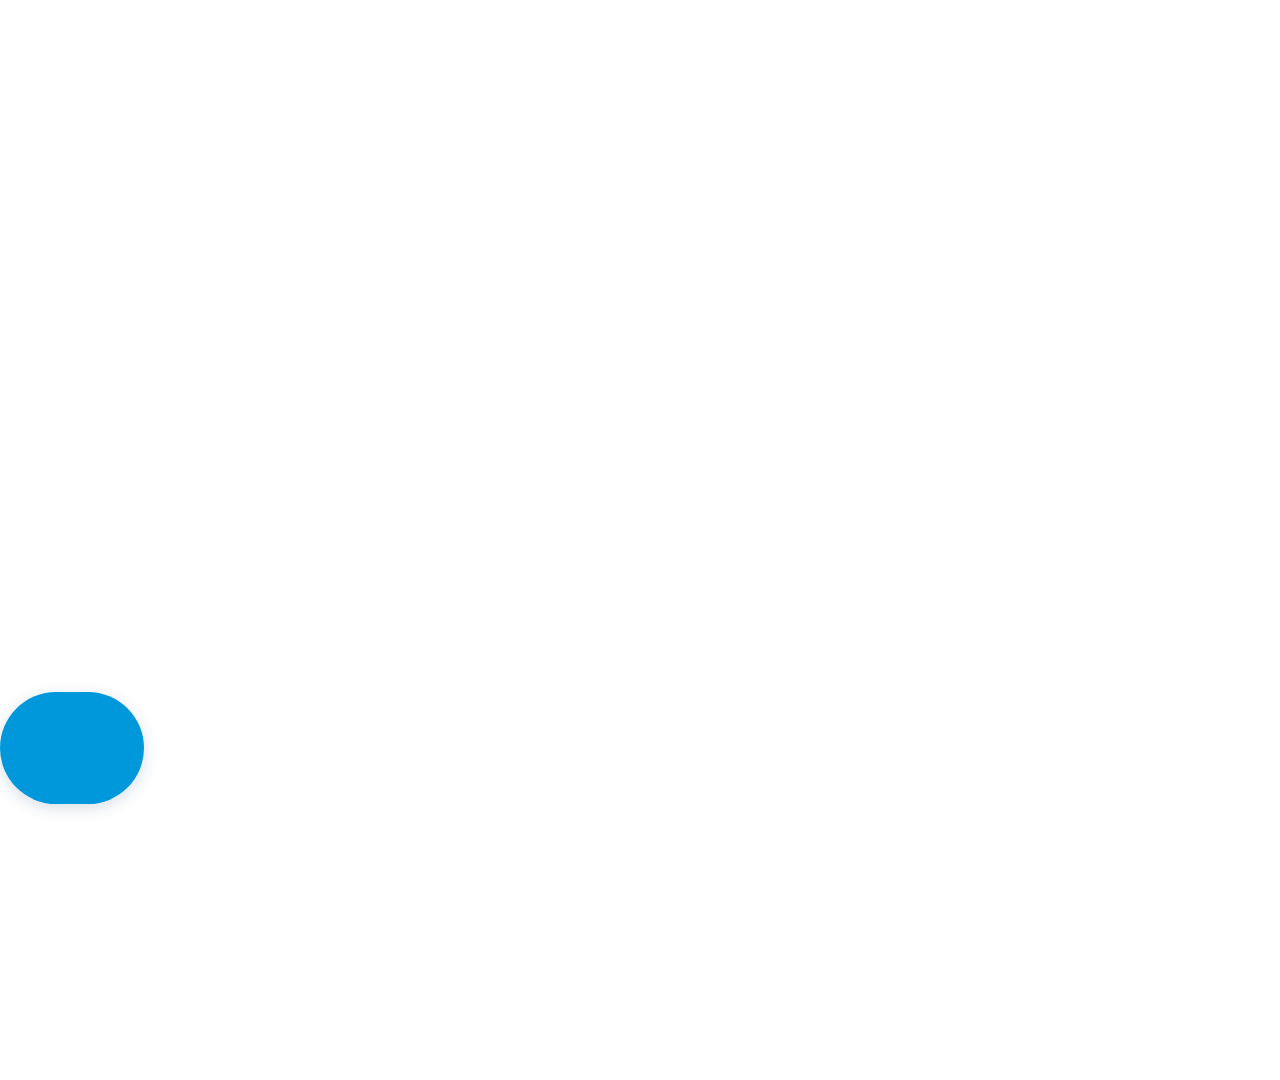
<file: video-popups/page.html>
<!doctype html><meta charset="utf-8">
<style>@font-face{font-family:"Nunito Sans";src:url(n700.ttf);font-weight:700}
html,body{margin:0;background:transparent;width:1920px;height:1080px;overflow:hidden}
:root{--e:cubic-bezier(.65,0,.35,1)}
.pop{position:absolute;bottom:96px;display:flex;align-items:center;justify-content:center;height:112px;padding:0 72px;background:#fff;border-radius:56px;
 box-shadow:0 4px 16px rgba(0,54,101,.16);font-family:"Nunito Sans",sans-serif;color:#0D2A50;overflow:hidden;animation:card 5.5s var(--e) both}
.name{position:relative;font-weight:700;font-size:48px;line-height:56px;white-space:nowrap;letter-spacing:-.2px;animation:name 5.5s var(--e) both}
.bar{position:absolute;left:0;bottom:0;height:5px;width:100%;background:#0097DB;animation:bar 5.5s var(--e) both}
.fill{position:absolute;inset:0;background:#0097DB;transform-origin:bottom;animation:fill 5.5s var(--e) both}
.left{left:96px;--from:inset(-40px 100% -40px 0)}.left .bar{transform-origin:left}
.center{left:50%;translate:-50% 0;--from:inset(-40px 50% -40px 50%)}.center .bar{transform-origin:center}
.right{right:96px;--from:inset(-40px 0 -40px 100%)}.right .bar{transform-origin:right}
@keyframes card{0%,2.7%{clip-path:var(--from)}11.8%,83.6%{clip-path:inset(-40px)}94.5%,100%{clip-path:var(--from)}}
@keyframes bar{0%{transform:scaleX(0)}9.1%,100%{transform:scaleX(1)}}
@keyframes name{0%,7.3%{opacity:0;transform:translateY(10px)}14.5%,100%{opacity:1;transform:none}}
@keyframes fill{0%,72.7%{transform:scaleY(0)}83.6%,100%{transform:scaleY(1)}}
body.still *{animation:none!important}body.still .fill{display:none}
</style>
<div class="pop" id="p"><div class="name" id="n"></div><div class="bar"></div><div class="fill"></div></div>
<script>const q=new URLSearchParams(location.search);document.getElementById('n').textContent=q.get('n');document.getElementById('p').classList.add(q.get('pos'));if(q.get('still'))document.body.className='still'</script>
</file>
<file: tokens/kbc-tokens.css>
/* KBC design tokens - extracted from kbc.be (kdl-design-tokens). Themes: light (default), dark, high-contrast, private-banking. */
:root {
  --kdl-color-os-kate: rgb(85,199,223);
  --kdl-color-os-mobile: rgb(31,173,193);
  --kdl-color-os-live: rgb(29,165,148);
  --kdl-color-os-visit: rgb(83,135,197);
  --kdl-color-debit-card-private: rgb(0,151,219);
  --kdl-color-debit-card-business: rgb(13,42,80);
  --kdl-color-debit-card-bus-gradient-start: rgb(0,151,219);
  --kdl-color-debit-card-bus-gradient-end: rgb(0,79,136);
  --kdl-color-debit-card-bancontact: rgb(0,90,185);
  --kdl-color-credit-card-credit: rgb(0,55,103);
  --kdl-color-credit-card-prepaid: rgb(36,125,158);
  --kdl-color-credit-card-silver: rgb(116,118,123);
  --kdl-color-credit-card-gold: rgb(162,137,107);
  --kdl-color-credit-card-platinum: rgb(51,51,51);
  --kdl-color-credit-card-bus-gradient-start: rgb(0,55,103);
  --kdl-color-credit-card-bus-gradient-end: rgb(11,18,30);
  --kdl-color-credit-card-bus-prepaid: rgb(103,121,121);
  --kdl-color-credit-card-bus-essential: rgb(20,60,124);
  --kdl-color-credit-card-bus-extra: rgb(7,29,56);
  --kdl-color-credit-card-visa: rgb(103,121,121);
  --kdl-color-unique-battery-charged-blue: rgb(26,171,227);
  --kdl-color-unique-north-texas-green: rgb(0,144,54);
  --kdl-color-unique-ninja-turtle-green: rgb(88,171,39);
  --kdl-color-unique-dark-lemon-lime: rgb(138,206,24);
  --kdl-color-unique-vivid-lime-green: rgb(185,200,0);
  --kdl-color-unique-titanium-yellow: rgb(244,225,0);
  --kdl-color-unique-philippine-yellow: rgb(254,204,0);
  --kdl-color-unique-naruto-orange: rgb(242,148,0);
  --kdl-color-unique-cadmium-red: rgb(226,0,26);
  --kdl-color-primary-accent: rgb(0,151,219);
  --kdl-color-primary-accent-25: rgb(242,250,255);
  --kdl-color-primary-accent-100: rgb(229,244,255);
  --kdl-color-primary-accent-600: rgb(0,122,177);
  --kdl-color-primary-accent-gradient-base: rgb(70,173,224);
  --kdl-color-primary-main: rgb(13,42,80);
  --kdl-color-primary-main-25: rgb(239,246,255);
  --kdl-color-primary-main-100: rgb(191,218,255);
  --kdl-color-primary-main-150: rgb(145,179,227);
  --kdl-color-primary-main-200: rgb(115,148,194);
  --kdl-color-primary-main-300: rgb(69,101,143);
  --kdl-color-primary-main-600: rgb(2,30,67);
  --kdl-color-base-white: rgb(255,255,255);
  --kdl-color-base-night: rgb(13,42,80);
  --kdl-color-base-default: rgb(255,255,255);
  --kdl-color-secondary-01: rgb(0,133,113);
  --kdl-color-secondary-01-600: rgb(0,116,98);
  --kdl-color-secondary-02: rgb(233,193,0);
  --kdl-color-secondary-03: rgb(238,112,121);
  --kdl-color-tertiary-01: rgb(116,200,237);
  --kdl-color-tertiary-02: rgb(246,157,20);
  --kdl-color-tertiary-03: rgb(246,177,189);
  --kdl-color-tertiary-04: rgb(159,201,95);
  --kdl-color-tertiary-05: rgb(209,221,231);
  --kdl-color-tertiary-06: rgb(245,167,144);
  --kdl-color-background-default: rgb(255,255,255);
  --kdl-color-elevation-01: rgb(255,255,255);
  --kdl-color-elevation-02: rgb(255,255,255);
  --kdl-color-backdrop-default: rgba(69,101,143,0.5);
  --kdl-color-surface-100: rgb(242,250,255);
  --kdl-color-surface-element: rgb(242,250,255);
  --kdl-color-surface-background: rgb(242,242,242);
  --kdl-color-shadow-default: rgba(0,0,0,0.16);
  --kdl-color-overlay-200: rgba(13,42,80,0.24);
  --kdl-color-overlay-default: rgba(13,42,80,0.4);
  --kdl-color-overlay-fade: rgba(255,255,255,0.9);
  --kdl-color-overlay-white: rgba(255,255,255,0.6);
  --kdl-color-env-private: rgb(0,151,219);
  --kdl-color-env-business: rgb(13,42,80);
  --kdl-color-sustainability-green: rgb(29,185,85);
  --kdl-color-sustainability-green-25: rgb(240,255,242);
  --kdl-color-sustainability-green-600: rgb(0,144,61);
  --kdl-color-system-info-25: rgb(239,246,255);
  --kdl-color-system-info-300: rgb(69,101,143);
  --kdl-color-system-info: rgb(13,42,80);
  --kdl-color-system-info-600: rgb(2,30,67);
  --kdl-color-system-success-25: rgb(238,255,228);
  --kdl-color-system-success-300: rgb(140,214,86);
  --kdl-color-system-success: rgb(91,162,21);
  --kdl-color-system-success-600: rgb(71,132,0);
  --kdl-color-system-warning-25: rgb(255,247,241);
  --kdl-color-system-warning-300: rgb(255,166,99);
  --kdl-color-system-warning: rgb(220,117,7);
  --kdl-color-system-warning-600: rgb(179,93,0);
  --kdl-color-system-error-25: rgb(255,246,245);
  --kdl-color-system-error-300: rgb(235,85,82);
  --kdl-color-system-error: rgb(214,64,64);
  --kdl-color-system-error-600: rgb(185,32,40);
  --kdl-color-category-10: rgb(120,151,181);
  --kdl-color-category-11: rgb(72,147,204);
  --kdl-color-category-12: rgb(226,0,26);
  --kdl-color-category-13: rgb(200,131,4);
  --kdl-color-category-14: rgb(118,161,54);
  --kdl-color-category-15: rgb(173,144,0);
  --kdl-color-category-16: rgb(140,151,140);
  --kdl-color-category-17: rgb(140,151,140);
  --kdl-color-category-18: rgb(140,151,140);
  --kdl-color-category-19: rgb(91,159,159);
  --kdl-color-category-20: rgb(0,144,55);
  --kdl-color-category-01: rgb(0,151,219);
  --kdl-color-category-02: rgb(210,131,8);
  --kdl-color-category-03: rgb(240,107,66);
  --kdl-color-category-04: rgb(124,69,182);
  --kdl-color-category-05: rgb(131,138,146);
  --kdl-color-category-06: rgb(127,78,6);
  --kdl-color-category-07: rgb(0,153,133);
  --kdl-color-category-08: rgb(238,104,128);
  --kdl-color-category-09: rgb(1,92,166);
  --kdl-color-func-private: var(--kdl-color-primary-accent);
  --kdl-color-func-business: var(--kdl-color-primary-main);
  --kdl-color-func-text: var(--kdl-color-primary-main);
  --kdl-color-func-text-light: var(--kdl-color-primary-main-300);
  --kdl-color-func-text-disabled: var(--kdl-color-primary-main-200);
  --kdl-color-func-text-dark-disabled: var(--kdl-color-primary-main-300);
  --kdl-color-func-divider: var(--kdl-color-primary-main-100);
  --kdl-color-func-border: var(--kdl-color-primary-main-100);
  --kdl-color-func-border-disabled: var(--kdl-color-primary-main-100);
  --kdl-color-func-background-dashboard: var(--kdl-color-primary-accent-25);
  --kdl-color-func-backdrop: var(--kdl-color-backdrop-default);
  --kdl-color-func-backdrop-dark: var(--kdl-color-backdrop-default);
  --kdl-color-func-chart-01: var(--kdl-color-secondary-01);
  --kdl-color-func-chart-02: var(--kdl-color-secondary-02);
  --kdl-color-func-chart-03: var(--kdl-color-secondary-03);
  --kdl-color-func-chart-04: var(--kdl-color-primary-main);
  --kdl-color-func-chart-05: var(--kdl-color-tertiary-01);
  --kdl-color-func-chart-06: var(--kdl-color-tertiary-02);
  --kdl-color-func-chart-07: var(--kdl-color-tertiary-03);
  --kdl-color-func-chart-08: var(--kdl-color-tertiary-04);
  --kdl-color-func-chart-09: var(--kdl-color-tertiary-05);
  --kdl-color-func-chart-10: var(--kdl-color-tertiary-06);
  --kdl-color-func-score-fld-a-plus: var(--kdl-color-unique-north-texas-green);
  --kdl-color-func-score-fld-a: var(--kdl-color-unique-ninja-turtle-green);
  --kdl-color-func-score-fld-b: var(--kdl-color-unique-dark-lemon-lime);
  --kdl-color-func-score-fld-c: var(--kdl-color-unique-titanium-yellow);
  --kdl-color-func-score-fld-d: var(--kdl-color-unique-philippine-yellow);
  --kdl-color-func-score-fld-e: var(--kdl-color-unique-naruto-orange);
  --kdl-color-func-score-fld-f: var(--kdl-color-unique-cadmium-red);
  --kdl-color-func-score-bxl-a: var(--kdl-color-unique-north-texas-green);
  --kdl-color-func-score-bxl-b: var(--kdl-color-unique-ninja-turtle-green);
  --kdl-color-func-score-bxl-c: var(--kdl-color-unique-dark-lemon-lime);
  --kdl-color-func-score-bxl-d: var(--kdl-color-unique-titanium-yellow);
  --kdl-color-func-score-bxl-e: var(--kdl-color-unique-philippine-yellow);
  --kdl-color-func-score-bxl-f: var(--kdl-color-unique-naruto-orange);
  --kdl-color-func-score-bxl-g: var(--kdl-color-unique-cadmium-red);
  --kdl-color-func-score-wln-a-plus-plus: var(--kdl-color-unique-battery-charged-blue);
  --kdl-color-func-score-wln-a-plus: var(--kdl-color-unique-north-texas-green);
  --kdl-color-func-score-wln-a: var(--kdl-color-unique-ninja-turtle-green);
  --kdl-color-func-score-wln-b: var(--kdl-color-unique-dark-lemon-lime);
  --kdl-color-func-score-wln-c: var(--kdl-color-unique-vivid-lime-green);
  --kdl-color-func-score-wln-d: var(--kdl-color-unique-titanium-yellow);
  --kdl-color-func-score-wln-e: var(--kdl-color-unique-philippine-yellow);
  --kdl-color-func-score-wln-f: var(--kdl-color-unique-naruto-orange);
  --kdl-color-func-score-wln-g: var(--kdl-color-unique-cadmium-red);
}

.kdl-theme-dark {
  --kdl-color-primary-accent: rgb(26,159,228);
  --kdl-color-primary-accent-25: rgb(0,29,47);
  --kdl-color-primary-accent-100: rgb(0,39,61);
  --kdl-color-primary-accent-600: rgb(61,182,252);
  --kdl-color-primary-accent-gradient-base: rgb(0,255,0);
  --kdl-color-primary-main: rgb(232,232,232);
  --kdl-color-primary-main-25: rgb(34,34,34);
  --kdl-color-primary-main-100: rgb(66,66,66);
  --kdl-color-primary-main-150: rgb(111,111,111);
  --kdl-color-primary-main-200: rgb(134,134,134);
  --kdl-color-primary-main-300: rgb(183,183,183);
  --kdl-color-primary-main-600: rgb(242,242,242);
  --kdl-color-base-white: rgb(255,255,255);
  --kdl-color-base-night: rgb(13,42,80);
  --kdl-color-base-default: rgb(15,16,16);
  --kdl-color-secondary-01: rgb(0,133,113);
  --kdl-color-secondary-01-600: rgb(35,148,127);
  --kdl-color-secondary-02: rgb(233,193,0);
  --kdl-color-secondary-03: rgb(238,112,121);
  --kdl-color-tertiary-01: rgb(116,200,237);
  --kdl-color-tertiary-02: rgb(246,157,20);
  --kdl-color-tertiary-03: rgb(246,177,189);
  --kdl-color-tertiary-04: rgb(159,201,95);
  --kdl-color-tertiary-05: rgb(209,221,231);
  --kdl-color-tertiary-06: rgb(245,167,144);
  --kdl-color-background-default: rgb(15,16,16);
  --kdl-color-elevation-01: rgb(28,30,32);
  --kdl-color-elevation-02: rgb(38,40,42);
  --kdl-color-backdrop-default: rgba(34,34,34,0.8);
  --kdl-color-surface-100: rgb(27,41,48);
  --kdl-color-surface-element: rgb(27,41,48);
  --kdl-color-surface-background: rgb(26,26,26);
  --kdl-color-shadow-default: rgba(0,0,0,0);
  --kdl-color-overlay-200: rgba(232,232,232,0.24);
  --kdl-color-overlay-default: rgba(13,42,80,0.4);
  --kdl-color-overlay-fade: rgba(15,16,16,0.9);
  --kdl-color-overlay-white: rgba(255,255,255,0.6);
  --kdl-color-env-private: rgb(26,159,228);
  --kdl-color-env-business: rgb(31,74,130);
  --kdl-color-sustainability-green: rgb(29,185,85);
  --kdl-color-sustainability-green-25: rgb(0,29,7);
  --kdl-color-sustainability-green-600: rgb(61,205,104);
  --kdl-color-system-info-25: rgb(34,34,34);
  --kdl-color-system-info-300: rgb(183,183,183);
  --kdl-color-system-info: rgb(232,232,232);
  --kdl-color-system-info-600: rgb(242,242,242);
  --kdl-color-system-success-25: rgb(13,32,0);
  --kdl-color-system-success-300: rgb(81,149,0);
  --kdl-color-system-success: rgb(109,181,50);
  --kdl-color-system-success-600: rgb(140,214,86);
  --kdl-color-system-warning-25: rgb(35,13,0);
  --kdl-color-system-warning-300: rgb(200,105,0);
  --kdl-color-system-warning: rgb(232,127,31);
  --kdl-color-system-warning-600: rgb(255,166,99);
  --kdl-color-system-error-25: rgb(23,0,1);
  --kdl-color-system-error-300: rgb(217,67,67);
  --kdl-color-system-error: rgb(232,81,79);
  --kdl-color-system-error-600: rgb(253,101,96);
  --kdl-color-category-10: rgb(118,137,156);
  --kdl-color-category-11: rgb(80,135,179);
  --kdl-color-category-12: rgb(201,20,41);
  --kdl-color-category-13: rgb(173,120,21);
  --kdl-color-category-14: rgb(105,135,59);
  --kdl-color-category-15: rgb(148,127,15);
  --kdl-color-category-16: rgb(125,125,125);
  --kdl-color-category-17: rgb(125,125,125);
  --kdl-color-category-18: rgb(125,125,125);
  --kdl-color-category-19: rgb(89,133,133);
  --kdl-color-category-20: rgb(12,117,51);
  --kdl-color-category-01: rgb(19,140,194);
  --kdl-color-category-02: rgb(184,122,26);
  --kdl-color-category-03: rgb(214,113,81);
  --kdl-color-category-04: rgb(124,69,182);
  --kdl-color-category-05: rgb(120,120,120);
  --kdl-color-category-06: rgb(137,84,6);
  --kdl-color-category-07: rgb(13,128,113);
  --kdl-color-category-08: rgb(212,114,132);
  --kdl-color-category-09: rgb(18,100,167);
  --kdl-color-func-private: var(--kdl-color-primary-accent);
  --kdl-color-func-business: var(--kdl-color-primary-main);
  --kdl-color-func-text: var(--kdl-color-primary-main);
  --kdl-color-func-text-light: var(--kdl-color-primary-main-300);
  --kdl-color-func-text-disabled: var(--kdl-color-primary-main-200);
  --kdl-color-func-text-dark-disabled: var(--kdl-color-primary-main-300);
  --kdl-color-func-divider: var(--kdl-color-primary-main-100);
  --kdl-color-func-border: var(--kdl-color-primary-main-100);
  --kdl-color-func-border-disabled: var(--kdl-color-primary-main-100);
  --kdl-color-func-background-dashboard: var(--kdl-color-background-default);
  --kdl-color-func-backdrop: var(--kdl-color-backdrop-default);
  --kdl-color-func-backdrop-dark: var(--kdl-color-backdrop-default);
  --kdl-color-func-chart-01: var(--kdl-color-secondary-01);
  --kdl-color-func-chart-02: var(--kdl-color-secondary-02);
  --kdl-color-func-chart-03: var(--kdl-color-secondary-03);
  --kdl-color-func-chart-04: var(--kdl-color-primary-main);
  --kdl-color-func-chart-05: var(--kdl-color-tertiary-01);
  --kdl-color-func-chart-06: var(--kdl-color-tertiary-02);
  --kdl-color-func-chart-07: var(--kdl-color-tertiary-03);
  --kdl-color-func-chart-08: var(--kdl-color-tertiary-04);
  --kdl-color-func-chart-09: var(--kdl-color-tertiary-05);
  --kdl-color-func-chart-10: var(--kdl-color-tertiary-06);
  --kdl-color-func-score-fld-a-plus: var(--kdl-color-unique-north-texas-green);
  --kdl-color-func-score-fld-a: var(--kdl-color-unique-ninja-turtle-green);
  --kdl-color-func-score-fld-b: var(--kdl-color-unique-dark-lemon-lime);
  --kdl-color-func-score-fld-c: var(--kdl-color-unique-titanium-yellow);
  --kdl-color-func-score-fld-d: var(--kdl-color-unique-philippine-yellow);
  --kdl-color-func-score-fld-e: var(--kdl-color-unique-naruto-orange);
  --kdl-color-func-score-fld-f: var(--kdl-color-unique-cadmium-red);
  --kdl-color-func-score-bxl-a: var(--kdl-color-unique-north-texas-green);
  --kdl-color-func-score-bxl-b: var(--kdl-color-unique-ninja-turtle-green);
  --kdl-color-func-score-bxl-c: var(--kdl-color-unique-dark-lemon-lime);
  --kdl-color-func-score-bxl-d: var(--kdl-color-unique-titanium-yellow);
  --kdl-color-func-score-bxl-e: var(--kdl-color-unique-philippine-yellow);
  --kdl-color-func-score-bxl-f: var(--kdl-color-unique-naruto-orange);
  --kdl-color-func-score-bxl-g: var(--kdl-color-unique-cadmium-red);
  --kdl-color-func-score-wln-a-plus-plus: var(--kdl-color-unique-battery-charged-blue);
  --kdl-color-func-score-wln-a-plus: var(--kdl-color-unique-north-texas-green);
  --kdl-color-func-score-wln-a: var(--kdl-color-unique-ninja-turtle-green);
  --kdl-color-func-score-wln-b: var(--kdl-color-unique-dark-lemon-lime);
  --kdl-color-func-score-wln-c: var(--kdl-color-unique-vivid-lime-green);
  --kdl-color-func-score-wln-d: var(--kdl-color-unique-titanium-yellow);
  --kdl-color-func-score-wln-e: var(--kdl-color-unique-philippine-yellow);
  --kdl-color-func-score-wln-f: var(--kdl-color-unique-naruto-orange);
  --kdl-color-func-score-wln-g: var(--kdl-color-unique-cadmium-red);
}

.kdl-theme-high-contrast {
  --kdl-color-primary-accent: rgb(13,42,80);
  --kdl-color-primary-accent-25: rgb(239,246,255);
  --kdl-color-primary-accent-100: rgb(239,246,255);
  --kdl-color-primary-accent-600: rgb(2,30,67);
  --kdl-color-primary-accent-gradient-base: rgb(70,173,224);
  --kdl-color-primary-main: rgb(13,42,80);
  --kdl-color-primary-main-25: rgb(239,246,255);
  --kdl-color-primary-main-100: rgb(69,101,143);
  --kdl-color-primary-main-150: rgb(69,101,143);
  --kdl-color-primary-main-200: rgb(69,101,143);
  --kdl-color-primary-main-300: rgb(13,42,80);
  --kdl-color-primary-main-600: rgb(2,30,67);
  --kdl-color-base-white: rgb(255,255,255);
  --kdl-color-base-night: rgb(13,42,80);
  --kdl-color-base-default: rgb(255,255,255);
  --kdl-color-secondary-01: rgb(0,100,84);
  --kdl-color-secondary-01-600: rgb(0,116,98);
  --kdl-color-secondary-02: rgb(119,97,0);
  --kdl-color-secondary-03: rgb(163,42,59);
  --kdl-color-tertiary-01: rgb(116,200,237);
  --kdl-color-tertiary-02: rgb(246,157,20);
  --kdl-color-tertiary-03: rgb(246,177,189);
  --kdl-color-tertiary-04: rgb(159,201,95);
  --kdl-color-tertiary-05: rgb(209,221,231);
  --kdl-color-tertiary-06: rgb(245,167,144);
  --kdl-color-background-default: rgb(255,255,255);
  --kdl-color-elevation-01: rgb(255,255,255);
  --kdl-color-elevation-02: rgb(255,255,255);
  --kdl-color-backdrop-default: rgba(69,101,143,0.5);
  --kdl-color-surface-100: rgb(248,252,255);
  --kdl-color-surface-element: rgb(248,252,255);
  --kdl-color-surface-background: rgb(242,242,242);
  --kdl-color-shadow-default: rgba(0,0,0,0.16);
  --kdl-color-overlay-200: rgba(13,42,80,0.24);
  --kdl-color-overlay-default: rgba(13,42,80,0.4);
  --kdl-color-overlay-fade: rgba(255,255,255,0.9);
  --kdl-color-overlay-white: rgba(255,255,255,0.6);
  --kdl-color-env-private: rgb(0,151,219);
  --kdl-color-env-business: rgb(13,42,80);
  --kdl-color-sustainability-green: rgb(29,185,85);
  --kdl-color-sustainability-green-25: rgb(240,255,242);
  --kdl-color-sustainability-green-600: rgb(0,144,61);
  --kdl-color-system-info-25: rgb(239,246,255);
  --kdl-color-system-info-300: rgb(13,42,80);
  --kdl-color-system-info: rgb(13,42,80);
  --kdl-color-system-info-600: rgb(2,30,67);
  --kdl-color-system-success-25: rgb(238,255,228);
  --kdl-color-system-success-300: rgb(52,100,0);
  --kdl-color-system-success: rgb(52,100,0);
  --kdl-color-system-success-600: rgb(52,100,0);
  --kdl-color-system-warning-25: rgb(255,247,241);
  --kdl-color-system-warning-300: rgb(138,70,0);
  --kdl-color-system-warning: rgb(138,70,0);
  --kdl-color-system-warning-600: rgb(138,70,0);
  --kdl-color-system-error-25: rgb(255,246,245);
  --kdl-color-system-error-300: rgb(175,16,31);
  --kdl-color-system-error: rgb(175,16,31);
  --kdl-color-system-error-600: rgb(175,16,31);
  --kdl-color-category-10: rgb(120,151,181);
  --kdl-color-category-11: rgb(72,147,204);
  --kdl-color-category-12: rgb(226,0,26);
  --kdl-color-category-13: rgb(200,131,4);
  --kdl-color-category-14: rgb(118,161,54);
  --kdl-color-category-15: rgb(173,144,0);
  --kdl-color-category-16: rgb(140,151,140);
  --kdl-color-category-17: rgb(140,151,140);
  --kdl-color-category-18: rgb(140,151,140);
  --kdl-color-category-19: rgb(91,159,159);
  --kdl-color-category-20: rgb(0,144,55);
  --kdl-color-category-01: rgb(0,151,219);
  --kdl-color-category-02: rgb(210,131,8);
  --kdl-color-category-03: rgb(240,107,66);
  --kdl-color-category-04: rgb(124,69,182);
  --kdl-color-category-05: rgb(131,138,146);
  --kdl-color-category-06: rgb(127,78,6);
  --kdl-color-category-07: rgb(0,153,133);
  --kdl-color-category-08: rgb(238,104,128);
  --kdl-color-category-09: rgb(1,92,166);
  --kdl-color-func-private: var(--kdl-color-primary-accent);
  --kdl-color-func-business: var(--kdl-color-primary-main);
  --kdl-color-func-text: var(--kdl-color-primary-main);
  --kdl-color-func-text-light: var(--kdl-color-primary-main-300);
  --kdl-color-func-text-disabled: var(--kdl-color-primary-main-200);
  --kdl-color-func-text-dark-disabled: var(--kdl-color-primary-main-300);
  --kdl-color-func-divider: var(--kdl-color-primary-main-100);
  --kdl-color-func-border: var(--kdl-color-primary-main);
  --kdl-color-func-border-disabled: var(--kdl-color-primary-main-100);
  --kdl-color-func-background-dashboard: var(--kdl-color-primary-accent-25);
  --kdl-color-func-backdrop: var(--kdl-color-backdrop-default);
  --kdl-color-func-backdrop-dark: var(--kdl-color-backdrop-default);
  --kdl-color-func-chart-01: var(--kdl-color-secondary-01);
  --kdl-color-func-chart-02: var(--kdl-color-secondary-02);
  --kdl-color-func-chart-03: var(--kdl-color-secondary-03);
  --kdl-color-func-chart-04: var(--kdl-color-primary-main);
  --kdl-color-func-chart-05: var(--kdl-color-tertiary-01);
  --kdl-color-func-chart-06: var(--kdl-color-tertiary-02);
  --kdl-color-func-chart-07: var(--kdl-color-tertiary-03);
  --kdl-color-func-chart-08: var(--kdl-color-tertiary-04);
  --kdl-color-func-chart-09: var(--kdl-color-tertiary-05);
  --kdl-color-func-chart-10: var(--kdl-color-tertiary-06);
  --kdl-color-func-score-fld-a-plus: var(--kdl-color-unique-north-texas-green);
  --kdl-color-func-score-fld-a: var(--kdl-color-unique-ninja-turtle-green);
  --kdl-color-func-score-fld-b: var(--kdl-color-unique-dark-lemon-lime);
  --kdl-color-func-score-fld-c: var(--kdl-color-unique-titanium-yellow);
  --kdl-color-func-score-fld-d: var(--kdl-color-unique-philippine-yellow);
  --kdl-color-func-score-fld-e: var(--kdl-color-unique-naruto-orange);
  --kdl-color-func-score-fld-f: var(--kdl-color-unique-cadmium-red);
  --kdl-color-func-score-bxl-a: var(--kdl-color-unique-north-texas-green);
  --kdl-color-func-score-bxl-b: var(--kdl-color-unique-ninja-turtle-green);
  --kdl-color-func-score-bxl-c: var(--kdl-color-unique-dark-lemon-lime);
  --kdl-color-func-score-bxl-d: var(--kdl-color-unique-titanium-yellow);
  --kdl-color-func-score-bxl-e: var(--kdl-color-unique-philippine-yellow);
  --kdl-color-func-score-bxl-f: var(--kdl-color-unique-naruto-orange);
  --kdl-color-func-score-bxl-g: var(--kdl-color-unique-cadmium-red);
  --kdl-color-func-score-wln-a-plus-plus: var(--kdl-color-unique-battery-charged-blue);
  --kdl-color-func-score-wln-a-plus: var(--kdl-color-unique-north-texas-green);
  --kdl-color-func-score-wln-a: var(--kdl-color-unique-ninja-turtle-green);
  --kdl-color-func-score-wln-b: var(--kdl-color-unique-dark-lemon-lime);
  --kdl-color-func-score-wln-c: var(--kdl-color-unique-vivid-lime-green);
  --kdl-color-func-score-wln-d: var(--kdl-color-unique-titanium-yellow);
  --kdl-color-func-score-wln-e: var(--kdl-color-unique-philippine-yellow);
  --kdl-color-func-score-wln-f: var(--kdl-color-unique-naruto-orange);
  --kdl-color-func-score-wln-g: var(--kdl-color-unique-cadmium-red);
}

.kdl-theme-private-banking {
  --kdl-color-primary-accent: rgb(0,151,219);
  --kdl-color-primary-accent-25: rgb(242,250,255);
  --kdl-color-primary-accent-100: rgb(229,244,255);
  --kdl-color-primary-accent-600: rgb(0,122,177);
  --kdl-color-primary-accent-gradient-base: rgb(70,173,224);
  --kdl-color-primary-main: rgb(13,42,80);
  --kdl-color-primary-main-25: rgb(239,246,255);
  --kdl-color-primary-main-100: rgb(191,218,255);
  --kdl-color-primary-main-150: rgb(145,179,227);
  --kdl-color-primary-main-200: rgb(115,148,194);
  --kdl-color-primary-main-300: rgb(69,101,143);
  --kdl-color-primary-main-600: rgb(2,30,67);
  --kdl-color-base-white: rgb(255,255,255);
  --kdl-color-base-night: rgb(13,42,80);
  --kdl-color-base-default: rgb(255,255,255);
  --kdl-color-secondary-01: rgb(0,133,113);
  --kdl-color-secondary-01-600: rgb(0,116,98);
  --kdl-color-secondary-02: rgb(233,193,0);
  --kdl-color-secondary-03: rgb(238,112,121);
  --kdl-color-tertiary-01: rgb(116,200,237);
  --kdl-color-tertiary-02: rgb(246,157,20);
  --kdl-color-tertiary-03: rgb(246,177,189);
  --kdl-color-tertiary-04: rgb(159,201,95);
  --kdl-color-tertiary-05: rgb(209,221,231);
  --kdl-color-tertiary-06: rgb(245,167,144);
  --kdl-color-background-default: rgb(255,255,255);
  --kdl-color-elevation-01: rgb(255,255,255);
  --kdl-color-elevation-02: rgb(255,255,255);
  --kdl-color-backdrop-default: rgba(69,101,143,0.5);
  --kdl-color-surface-100: rgb(242,250,255);
  --kdl-color-surface-element: rgb(242,250,255);
  --kdl-color-surface-background: rgb(242,242,242);
  --kdl-color-shadow-default: rgba(0,0,0,0.16);
  --kdl-color-overlay-200: rgba(13,42,80,0.24);
  --kdl-color-overlay-default: rgba(13,42,80,0.4);
  --kdl-color-overlay-fade: rgba(255,255,255,0.9);
  --kdl-color-overlay-white: rgba(255,255,255,0.6);
  --kdl-color-env-private: rgb(0,151,219);
  --kdl-color-env-business: rgb(13,42,80);
  --kdl-color-sustainability-green: rgb(29,185,85);
  --kdl-color-sustainability-green-25: rgb(240,255,242);
  --kdl-color-sustainability-green-600: rgb(0,144,61);
  --kdl-color-system-info-25: rgb(239,246,255);
  --kdl-color-system-info-300: rgb(69,101,143);
  --kdl-color-system-info: rgb(13,42,80);
  --kdl-color-system-info-600: rgb(2,30,67);
  --kdl-color-system-success-25: rgb(238,255,228);
  --kdl-color-system-success-300: rgb(140,214,86);
  --kdl-color-system-success: rgb(91,162,21);
  --kdl-color-system-success-600: rgb(71,132,0);
  --kdl-color-system-warning-25: rgb(255,247,241);
  --kdl-color-system-warning-300: rgb(255,166,99);
  --kdl-color-system-warning: rgb(220,117,7);
  --kdl-color-system-warning-600: rgb(179,93,0);
  --kdl-color-system-error-25: rgb(255,246,245);
  --kdl-color-system-error-300: rgb(235,85,82);
  --kdl-color-system-error: rgb(214,64,64);
  --kdl-color-system-error-600: rgb(185,32,40);
  --kdl-color-category-10: rgb(120,151,181);
  --kdl-color-category-11: rgb(72,147,204);
  --kdl-color-category-12: rgb(226,0,26);
  --kdl-color-category-13: rgb(200,131,4);
  --kdl-color-category-14: rgb(118,161,54);
  --kdl-color-category-15: rgb(173,144,0);
  --kdl-color-category-16: rgb(140,151,140);
  --kdl-color-category-17: rgb(140,151,140);
  --kdl-color-category-18: rgb(140,151,140);
  --kdl-color-category-19: rgb(91,159,159);
  --kdl-color-category-20: rgb(0,144,55);
  --kdl-color-category-01: rgb(0,151,219);
  --kdl-color-category-02: rgb(210,131,8);
  --kdl-color-category-03: rgb(240,107,66);
  --kdl-color-category-04: rgb(124,69,182);
  --kdl-color-category-05: rgb(131,138,146);
  --kdl-color-category-06: rgb(127,78,6);
  --kdl-color-category-07: rgb(0,153,133);
  --kdl-color-category-08: rgb(238,104,128);
  --kdl-color-category-09: rgb(1,92,166);
  --kdl-color-func-private: var(--kdl-color-primary-accent);
  --kdl-color-func-business: var(--kdl-color-primary-main);
  --kdl-color-func-text: var(--kdl-color-primary-main);
  --kdl-color-func-text-light: var(--kdl-color-primary-main-300);
  --kdl-color-func-text-disabled: var(--kdl-color-primary-main-200);
  --kdl-color-func-text-dark-disabled: var(--kdl-color-primary-main-300);
  --kdl-color-func-divider: var(--kdl-color-primary-main-100);
  --kdl-color-func-border: var(--kdl-color-primary-main-100);
  --kdl-color-func-border-disabled: var(--kdl-color-primary-main-100);
  --kdl-color-func-background-dashboard: var(--kdl-color-primary-accent-25);
  --kdl-color-func-backdrop: var(--kdl-color-backdrop-default);
  --kdl-color-func-backdrop-dark: var(--kdl-color-backdrop-default);
  --kdl-color-func-chart-01: var(--kdl-color-secondary-01);
  --kdl-color-func-chart-02: var(--kdl-color-secondary-02);
  --kdl-color-func-chart-03: var(--kdl-color-secondary-03);
  --kdl-color-func-chart-04: var(--kdl-color-primary-main);
  --kdl-color-func-chart-05: var(--kdl-color-tertiary-01);
  --kdl-color-func-chart-06: var(--kdl-color-tertiary-02);
  --kdl-color-func-chart-07: var(--kdl-color-tertiary-03);
  --kdl-color-func-chart-08: var(--kdl-color-tertiary-04);
  --kdl-color-func-chart-09: var(--kdl-color-tertiary-05);
  --kdl-color-func-chart-10: var(--kdl-color-tertiary-06);
  --kdl-color-func-score-fld-a-plus: var(--kdl-color-unique-north-texas-green);
  --kdl-color-func-score-fld-a: var(--kdl-color-unique-ninja-turtle-green);
  --kdl-color-func-score-fld-b: var(--kdl-color-unique-dark-lemon-lime);
  --kdl-color-func-score-fld-c: var(--kdl-color-unique-titanium-yellow);
  --kdl-color-func-score-fld-d: var(--kdl-color-unique-philippine-yellow);
  --kdl-color-func-score-fld-e: var(--kdl-color-unique-naruto-orange);
  --kdl-color-func-score-fld-f: var(--kdl-color-unique-cadmium-red);
  --kdl-color-func-score-bxl-a: var(--kdl-color-unique-north-texas-green);
  --kdl-color-func-score-bxl-b: var(--kdl-color-unique-ninja-turtle-green);
  --kdl-color-func-score-bxl-c: var(--kdl-color-unique-dark-lemon-lime);
  --kdl-color-func-score-bxl-d: var(--kdl-color-unique-titanium-yellow);
  --kdl-color-func-score-bxl-e: var(--kdl-color-unique-philippine-yellow);
  --kdl-color-func-score-bxl-f: var(--kdl-color-unique-naruto-orange);
  --kdl-color-func-score-bxl-g: var(--kdl-color-unique-cadmium-red);
  --kdl-color-func-score-wln-a-plus-plus: var(--kdl-color-unique-battery-charged-blue);
  --kdl-color-func-score-wln-a-plus: var(--kdl-color-unique-north-texas-green);
  --kdl-color-func-score-wln-a: var(--kdl-color-unique-ninja-turtle-green);
  --kdl-color-func-score-wln-b: var(--kdl-color-unique-dark-lemon-lime);
  --kdl-color-func-score-wln-c: var(--kdl-color-unique-vivid-lime-green);
  --kdl-color-func-score-wln-d: var(--kdl-color-unique-titanium-yellow);
  --kdl-color-func-score-wln-e: var(--kdl-color-unique-philippine-yellow);
  --kdl-color-func-score-wln-f: var(--kdl-color-unique-naruto-orange);
  --kdl-color-func-score-wln-g: var(--kdl-color-unique-cadmium-red);
  --kdl-color-os-kate: rgb(85,199,223);
  --kdl-color-os-mobile: rgb(31,173,193);
  --kdl-color-os-live: rgb(29,165,148);
  --kdl-color-os-visit: rgb(83,135,197);
  --kdl-color-debit-card-private: rgb(0,151,219);
  --kdl-color-debit-card-business: rgb(13,42,80);
  --kdl-color-debit-card-bus-gradient-start: rgb(0,151,219);
  --kdl-color-debit-card-bus-gradient-end: rgb(0,79,136);
  --kdl-color-debit-card-bancontact: rgb(0,90,185);
  --kdl-color-credit-card-credit: rgb(0,55,103);
  --kdl-color-credit-card-prepaid: rgb(36,125,158);
  --kdl-color-credit-card-silver: rgb(116,118,123);
  --kdl-color-credit-card-gold: rgb(162,137,107);
  --kdl-color-credit-card-platinum: rgb(51,51,51);
  --kdl-color-credit-card-bus-gradient-start: rgb(0,55,103);
  --kdl-color-credit-card-bus-gradient-end: rgb(11,18,30);
  --kdl-color-credit-card-bus-prepaid: rgb(103,121,121);
  --kdl-color-credit-card-bus-essential: rgb(20,60,124);
  --kdl-color-credit-card-bus-extra: rgb(7,29,56);
  --kdl-color-credit-card-visa: rgb(103,121,121);
  --kdl-color-unique-battery-charged-blue: rgb(26,171,227);
  --kdl-color-unique-north-texas-green: rgb(0,144,54);
  --kdl-color-unique-ninja-turtle-green: rgb(88,171,39);
  --kdl-color-unique-dark-lemon-lime: rgb(138,206,24);
  --kdl-color-unique-vivid-lime-green: rgb(185,200,0);
  --kdl-color-unique-titanium-yellow: rgb(244,225,0);
  --kdl-color-unique-philippine-yellow: rgb(254,204,0);
  --kdl-color-unique-naruto-orange: rgb(242,148,0);
  --kdl-color-unique-cadmium-red: rgb(226,0,26);
}
</file>
<file: starter/kbc.css>
/* KBC-style starter components. Requires ../tokens/kbc-tokens.css */
:root{--kbc-radius:8px;--kbc-shadow:0 4px 16px rgba(0,54,101,.08);--kbc-shadow-hover:0 4px 16px rgba(0,54,101,.16);--kbc-max:1140px}
*{box-sizing:border-box}
body{margin:0;font-family:"MuseoSans","Nunito Sans",system-ui,sans-serif;font-weight:300;font-size:16px;line-height:24px;color:var(--kdl-color-primary-main);background:var(--kdl-color-background-default)}
h1,h2,h3,h4{font-weight:700;margin:0 0 12px;overflow-wrap:break-word;hyphens:auto}
h1{font-size:24px;line-height:28px}h2{font-size:20px;line-height:28px}h3{font-size:18px;line-height:24px}h4{font-size:16px;line-height:24px}
@media(min-width:768px){h1{font-size:30px;line-height:36px}}
p{margin:0 0 16px}
a{color:var(--kdl-color-primary-accent-600)}
:focus-visible{outline:1px dashed var(--kdl-color-primary-accent);outline-offset:4px}
.container{max-width:var(--kbc-max);margin:0 auto;padding:0 16px}
.section{padding:32px 0}@media(min-width:768px){.section{padding:56px 0}}
.section--tint{background:var(--kdl-color-surface-100)}
.section--navy{background:var(--kdl-color-primary-main);color:#fff}
.center{text-align:center}

/* Header */
.topbar{background:var(--kdl-color-primary-main);color:#fff;font-size:14px;font-weight:500}
.topbar .container{display:flex;gap:24px;height:48px;align-items:center}
.topbar a{color:#fff;text-decoration:none;opacity:.7}.topbar a.active,.topbar a:hover{opacity:1}
.nav{border-bottom:1px solid var(--kdl-color-primary-main-100);background:#fff}
.nav .container{display:flex;align-items:center;gap:32px;min-height:72px}
.nav img{height:44px}
.nav a{color:var(--kdl-color-primary-main);text-decoration:none;font-weight:500}
.nav a:hover{color:var(--kdl-color-primary-accent-600)}
.nav .spacer{flex:1}

/* Buttons */
.btn{display:inline-flex;align-items:center;gap:8px;padding:12px 24px;border-radius:100px;border:1px solid transparent;font-family:inherit;font-size:16px;line-height:24px;font-weight:500;text-decoration:none;cursor:pointer;transition:background .15s,color .15s}
.btn--cta{background:var(--kdl-color-secondary-01);color:#fff}.btn--cta:hover{background:var(--kdl-color-secondary-01-600)}
.btn--secondary{background:transparent;border-color:var(--kdl-color-primary-accent);color:var(--kdl-color-primary-accent-600)}
.btn--secondary:hover{background:var(--kdl-color-primary-accent);color:#fff}
.btn--neutral{background:#F2F2F2;color:var(--kdl-color-primary-accent-600)}
.btn:disabled,.btn--disabled{background:var(--kdl-color-surface-100);color:var(--kdl-color-primary-main-200);cursor:not-allowed;border-color:transparent}
.section--navy .btn--secondary{border-color:#fff;color:#fff}.section--navy .btn--secondary:hover{background:#fff;color:var(--kdl-color-primary-main)}

/* Hero */
.hero{background:var(--kdl-color-primary-accent-25);padding:40px 0}
.hero .container{display:grid;gap:32px;align-items:center}
@media(min-width:768px){.hero .container{grid-template-columns:1.1fr 1fr}}
.hero__img{border-radius:var(--kbc-radius);min-height:240px;background:linear-gradient(135deg,var(--kdl-color-primary-accent-gradient-base),var(--kdl-color-primary-accent));width:100%}
.hero--business{background:var(--kdl-color-primary-main);color:#fff}
.hero--business .btn--secondary{border-color:#fff;color:#fff}

/* Cards / tiles */
.grid{display:grid;gap:16px;grid-template-columns:repeat(auto-fill,minmax(220px,1fr))}
.card{background:#fff;border-radius:var(--kbc-radius);box-shadow:var(--kbc-shadow);padding:24px;transition:box-shadow .15s}
a.card{display:block;color:inherit;text-decoration:none}a.card:hover,.card--hover:hover{box-shadow:var(--kbc-shadow-hover)}
.card__icon{width:40px;height:40px;border-radius:50%;background:var(--kdl-color-primary-accent-100);color:var(--kdl-color-primary-accent-600);display:grid;place-items:center;margin-bottom:12px;font-size:20px}

/* USP: image + text */
.usp{display:grid;gap:24px;align-items:center;margin-bottom:32px}
@media(min-width:768px){.usp{grid-template-columns:1fr 1fr}.usp--reverse>:first-child{order:2}}
.usp__img{border-radius:var(--kbc-radius);min-height:220px;background:var(--kdl-color-tertiary-01)}

/* Status banners */
.alert{padding:12px 16px;border-radius:var(--kbc-radius);border-left:4px solid;margin-bottom:12px}
.alert--info{background:var(--kdl-color-system-info-25);border-color:var(--kdl-color-system-info)}
.alert--success{background:var(--kdl-color-system-success-25);border-color:var(--kdl-color-system-success)}
.alert--warning{background:var(--kdl-color-system-warning-25);border-color:var(--kdl-color-system-warning)}
.alert--error{background:var(--kdl-color-system-error-25);border-color:var(--kdl-color-system-error)}

/* Forms */
label{display:block;font-weight:500;margin-bottom:4px}
input,select,textarea{width:100%;padding:12px 16px;border:1px solid var(--kdl-color-primary-main-100);border-radius:var(--kbc-radius);font:inherit;color:inherit;background:#fff}
input:focus,select:focus,textarea:focus{outline:2px solid var(--kdl-color-primary-accent);border-color:var(--kdl-color-primary-accent)}
.field{margin-bottom:16px}.field--error input{border-color:var(--kdl-color-system-error)}.field__msg{color:var(--kdl-color-system-error-600);font-size:14px}

/* Misc */
.tag{display:inline-block;padding:2px 12px;border-radius:100px;background:var(--kdl-color-primary-accent-100);color:var(--kdl-color-primary-accent-600);font-size:14px;font-weight:500}
.muted{color:var(--kdl-color-primary-main-300)}.small{font-size:12px}
.footer{background:var(--kdl-color-primary-main);color:#fff;padding:40px 0;font-size:14px}.footer a{color:#fff}
</file>
